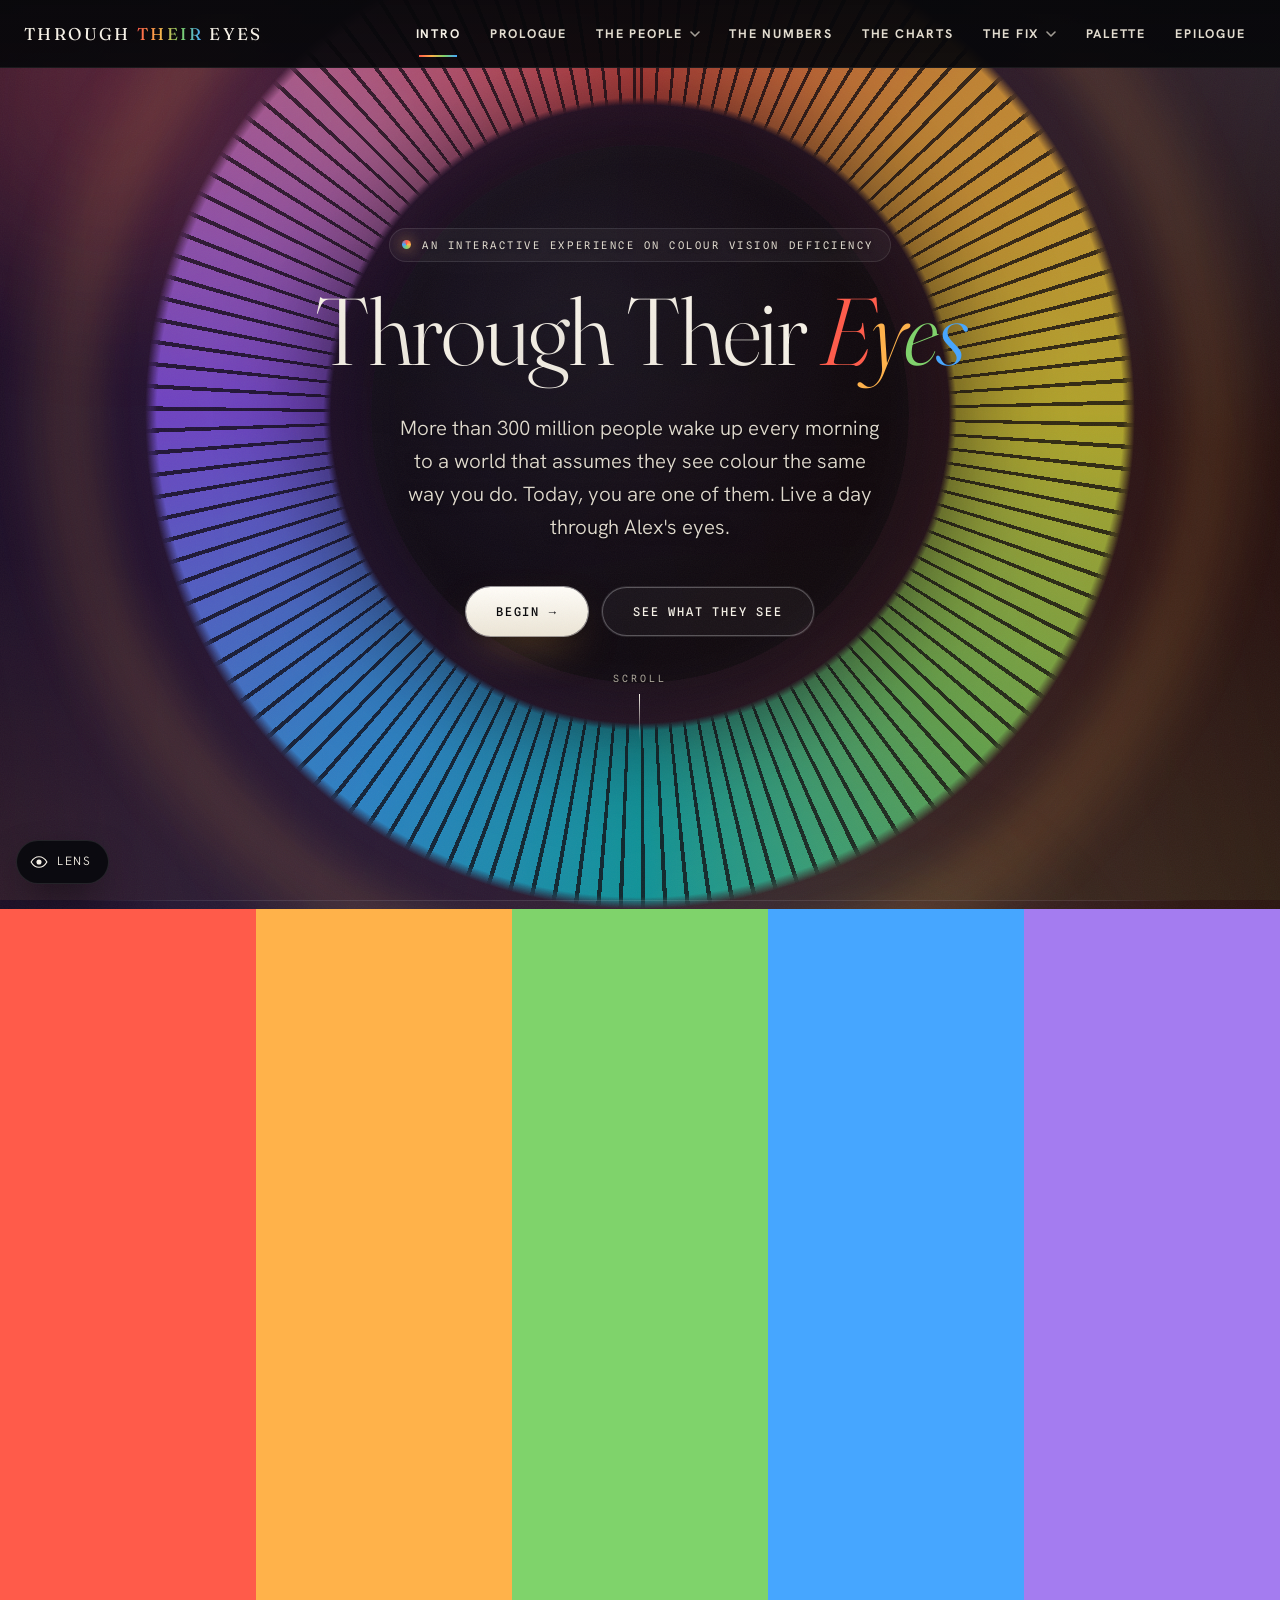
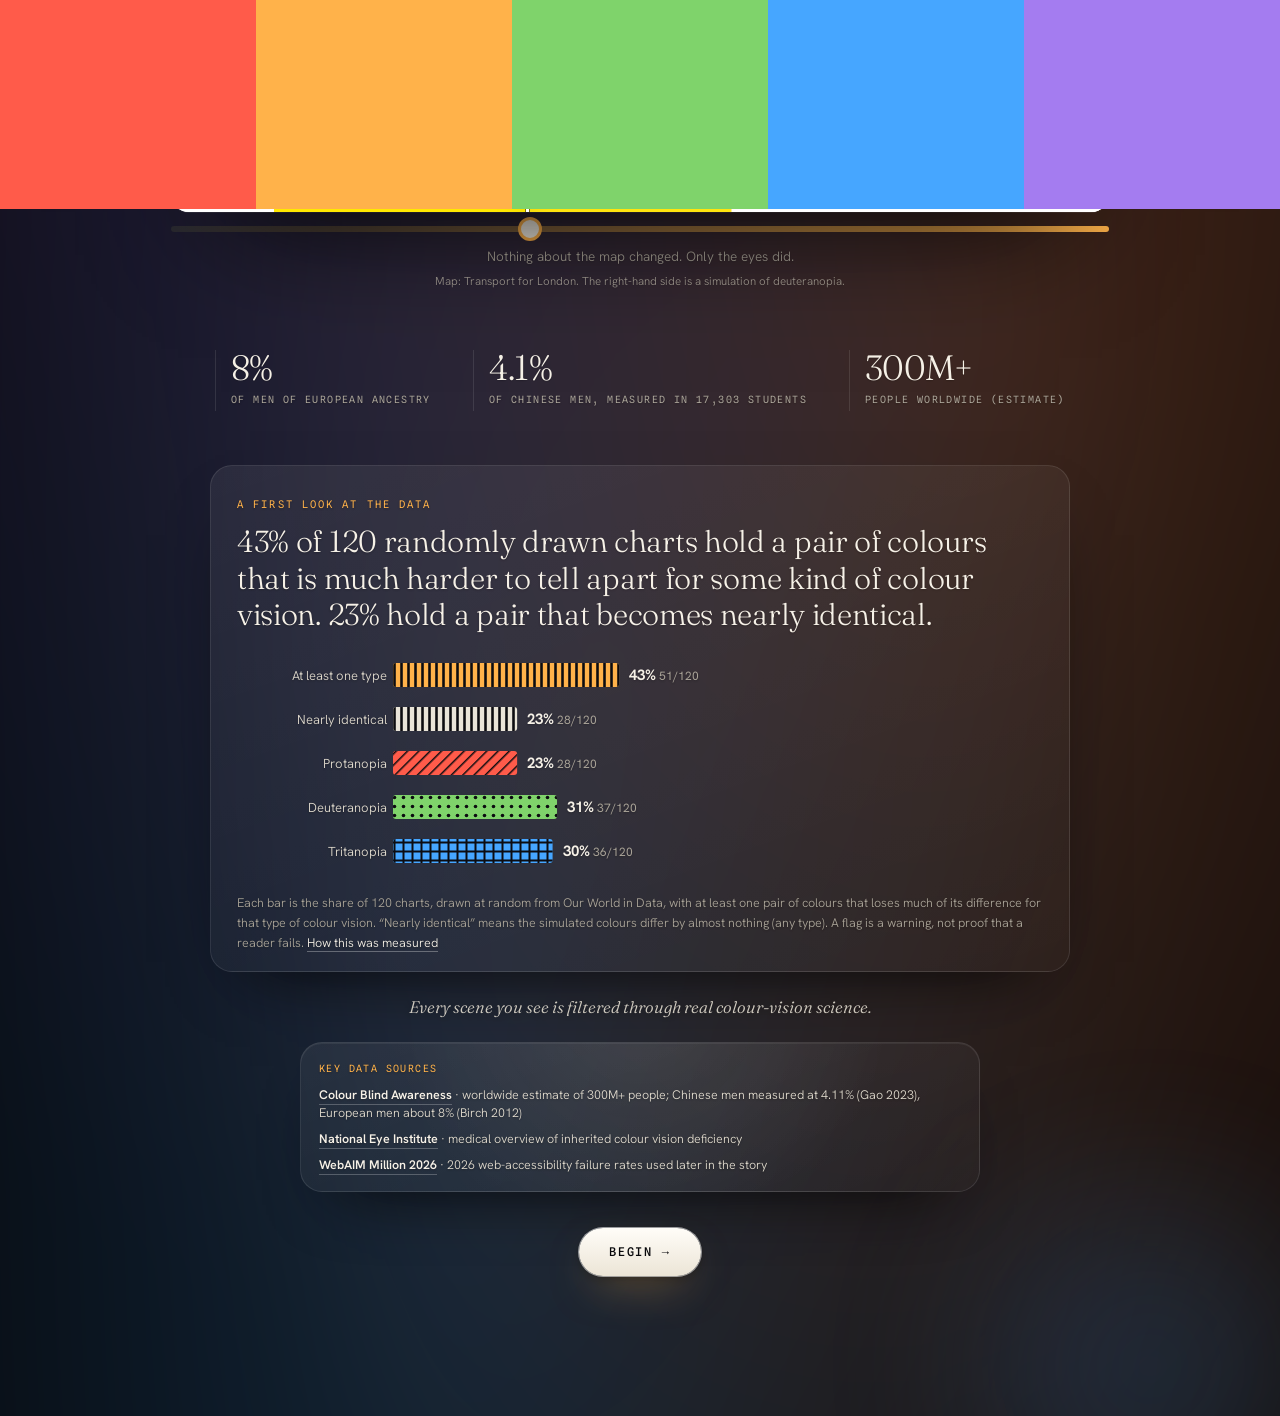
<file: index.html>
<!DOCTYPE html>
<html lang="en">
<head>
<meta charset="UTF-8" />
<meta name="viewport" content="width=device-width, initial-scale=1.0" />
<meta name="description" content="An interactive data story about colour vision deficiency: live a day through Alex's eyes, then see real charts, real numbers and a palette tool through four pairs of eyes." />
<meta name="theme-color" content="#08080b" />
<meta property="og:title" content="Through Their Eyes" />
<meta property="og:description" content="Live a day through colour-blind eyes, then look at real charts the way they do." />
<meta property="og:type" content="website" />
<link rel="icon" href="data:image/svg+xml,%3Csvg xmlns='http://www.w3.org/2000/svg' viewBox='0 0 64 64'%3E%3Crect width='64' height='64' rx='14' fill='%2308080b'/%3E%3Ccircle cx='20' cy='24' r='9' fill='%23ff5b4a'/%3E%3Ccircle cx='44' cy='24' r='9' fill='%23ffb24a'/%3E%3Ccircle cx='20' cy='44' r='9' fill='%237fd36b'/%3E%3Ccircle cx='44' cy='44' r='9' fill='%2346a6ff'/%3E%3C/svg%3E" />
<title>Through Their Eyes · A Day Through Colour-Blind Eyes</title>
<!-- Fonts are self-hosted (see @font-face in style.css). Google Fonts is unreachable
     from mainland China, where this study is run: the request would block text
     rendering until it times out. Latin faces ship in assets/fonts/ (~220 KB);
     CJK falls back to the system stack, which is preinstalled on every target OS. -->
<link rel="stylesheet" href="style.css?v=8">
<link rel="stylesheet" href="style2.css?v=8">
<link rel="stylesheet" href="style3.css?v=30">
</head>
<body data-vision="normal" data-arm="n">


<div id="lens" class="lens" role="group" aria-label="Page lens">
  <div class="lens-panel" id="lensPanel" hidden>
    <p class="lens-h">See this whole page as</p>
    <div class="lens-opts">
      <button type="button" data-lens="off" aria-pressed="true">As designed</button>
      <button type="button" data-lens="protan" aria-pressed="false">Protanopia</button>
      <button type="button" data-lens="deutan" aria-pressed="false">Deuteranopia</button>
      <button type="button" data-lens="tritan" aria-pressed="false">Tritanopia</button>
      <button type="button" data-lens="achro" aria-pressed="false">Achromatopsia</button>
    </div>
    <p class="lens-note">The lens filters every screen, chart and menu. Charts that already simulate an eye stay as they are inside it. Try it on the patterned charts: they should still read.</p>
  </div>
  <button type="button" class="lens-toggle" aria-expanded="false" aria-controls="lensPanel">
    <svg viewBox="0 0 24 24" width="18" height="18" aria-hidden="true" focusable="false"><path d="M1.5 12S5.5 5 12 5s10.5 7 10.5 7-4 7-10.5 7S1.5 12 1.5 12z" fill="none" stroke="currentColor" stroke-width="1.6" stroke-linejoin="round"/><circle cx="12" cy="12" r="3.4" fill="currentColor"/></svg>
    <span class="lens-lab">Lens</span><span class="lens-cur"></span>
  </button>
  <span class="lens-live" role="status" aria-live="polite"></span>
</div>
<div id="cursorDot" aria-hidden="true"></div><div id="cursorRing" aria-hidden="true"></div>
<canvas id="ambient" aria-hidden="true"></canvas>
<div id="loader" aria-hidden="true"><div class="lmark">Through Their Eyes</div><div class="lbar"><i></i></div><div class="lpct">0%</div></div>
<svg width="0" height="0" style="position:absolute" aria-hidden="true"><defs>
  <filter id="f-achro" color-interpolation-filters="linearRGB"><feColorMatrix type="matrix" values="0.2126 0.7152 0.0722 0 0 0.2126 0.7152 0.0722 0 0 0.2126 0.7152 0.0722 0 0 0 0 0 1 0"/></filter>
  <filter id="f-protan" color-interpolation-filters="linearRGB"><feColorMatrix type="matrix" values="0.1315 1.0343 -0.1627 0 0 0.1074 0.8501 0.0405 0 0 0.0034 -0.0038 1.0001 0 0 0 0 0 1 0"/></filter>
  <filter id="f-deutan" color-interpolation-filters="linearRGB"><feColorMatrix type="matrix" values="0.3405 0.8379 -0.1658 0 0 0.2604 0.6373 0.0976 0 0 -0.0164 0.026 0.99 0 0 0 0 0 1 0"/></filter>
  <filter id="f-tritan" color-interpolation-filters="linearRGB"><feColorMatrix type="matrix" values="0.961 0.1589 -0.0938 0 0 0.0102 0.8298 0.1274 0 0 -0.0154 0.9555 0.2031 0 0 0 0 0 1 0"/></filter>
  <pattern id="pat-hatch" width="8" height="8" patternUnits="userSpaceOnUse" patternTransform="rotate(45)"><line x1="0" y1="0" x2="0" y2="8" stroke="#0c0c10" stroke-width="3"/></pattern>
  <pattern id="pat-dots" width="9" height="9" patternUnits="userSpaceOnUse"><circle cx="4.5" cy="4.5" r="1.8" fill="#0c0c10"/></pattern>
  <pattern id="pat-cross" width="9" height="9" patternUnits="userSpaceOnUse"><path d="M0 4.5 H9 M4.5 0 V9" stroke="#0c0c10" stroke-width="2"/></pattern>
  <pattern id="pat-vert" width="7" height="7" patternUnits="userSpaceOnUse"><line x1="3.5" y1="0" x2="3.5" y2="7" stroke="#0c0c10" stroke-width="2.6"/></pattern>
  <symbol id="pv" viewBox="0 0 100 100"><rect width="100" height="100" fill="#16161c"/><circle cx="28" cy="34" r="15" fill="#e23b2e"/><circle cx="62" cy="34" r="15" fill="#6fae3e"/><circle cx="28" cy="70" r="15" fill="#46a6ff"/><circle cx="62" cy="70" r="15" fill="#f4b400"/></symbol>
  <symbol id="art-sunset" viewBox="0 0 700 400">
    <linearGradient id="ssky" x1="0" y1="0" x2="0" y2="1"><stop offset="0" stop-color="#2a2766"/><stop offset=".4" stop-color="#7b3aa0"/><stop offset=".66" stop-color="#e8557e"/><stop offset=".85" stop-color="#ff8a4c"/><stop offset="1" stop-color="#ffcf6b"/></linearGradient>
    <linearGradient id="ssea" x1="0" y1="0" x2="0" y2="1"><stop offset="0" stop-color="#b5407a"/><stop offset="1" stop-color="#1f1f4d"/></linearGradient>
    <rect width="700" height="280" fill="url(#ssky)"/>
    <g><circle cx="350" cy="235" r="64" fill="#fff0c4"/><animateTransform attributeName="transform" type="translate" from="0 -26" to="0 16" dur="26s" fill="freeze"/></g>
    <rect y="280" width="700" height="120" fill="url(#ssea)"/>
    <ellipse cx="350" cy="288" rx="110" ry="14" fill="#ffd86b" opacity=".5"/>
    <g stroke="#1a1430" stroke-width="3" fill="none" opacity=".85">
      <path d="M120 96 q12 -12 24 0 q12 -12 24 0"><animateTransform attributeName="transform" type="translate" values="0 0; 24 -8; 48 -14" dur="22s" fill="freeze"/></path>
      <path d="M560 70 q10 -10 20 0 q10 -10 20 0"><animateTransform attributeName="transform" type="translate" values="0 0; -20 -6; -40 -12" dur="26s" fill="freeze"/></path>
    </g>
    <rect x="0" y="380" width="700" height="20" fill="#0d0d14"/>
    <g fill="#0d0d14"><rect x="40" y="330" width="60" height="56"/><rect x="620" y="316" width="50" height="70"/><rect x="560" y="344" width="40" height="42"/></g>
  </symbol>
  <symbol id="m-shirt" viewBox="0 0 100 100"><rect width="100" height="100" fill="#1a1620"/><path d="M30 28 l14 -8 q6 6 12 0 l14 8 8 14 -10 6 0 32 -36 0 0 -32 -10 -6z" fill="#b45aa0"/></symbol>
  <symbol id="m-tomato" viewBox="0 0 100 100"><rect width="100" height="100" fill="#211c18"/><circle cx="50" cy="56" r="28" fill="#e23b2e"/><path d="M50 28 q6 -8 12 0" stroke="#4a7a2a" stroke-width="5" fill="none"/></symbol>
  <symbol id="m-light" viewBox="0 0 100 100"><rect width="100" height="100" fill="#23262e"/><rect x="36" y="14" width="28" height="72" rx="9" fill="#14151a"/><circle cx="50" cy="30" r="9" fill="#3a1410"/><circle cx="50" cy="50" r="9" fill="#3a3410"/><circle cx="50" cy="70" r="9" fill="#3fae57"/></symbol>
  <symbol id="m-form" viewBox="0 0 100 100"><rect width="100" height="100" fill="#15151d"/><rect x="18" y="24" width="64" height="14" rx="4" fill="#101018" stroke="#2c8a3e" stroke-width="3"/><rect x="18" y="44" width="64" height="14" rx="4" fill="#101018" stroke="#c0392b" stroke-width="3"/><rect x="18" y="64" width="64" height="14" rx="4" fill="#101018" stroke="#2c8a3e" stroke-width="3"/></symbol>
  <symbol id="m-chart" viewBox="0 0 100 100"><rect width="100" height="100" fill="#14141b"/><rect x="16" y="40" width="13" height="44" fill="#e23b2e"/><rect x="34" y="52" width="13" height="32" fill="#f4b400"/><rect x="52" y="32" width="13" height="52" fill="#6fae3e"/><rect x="70" y="58" width="13" height="26" fill="#3a86ff"/></symbol>
  <symbol id="m-case" viewBox="0 0 100 100"><rect width="100" height="100" fill="#1d1822"/><rect x="30" y="18" width="40" height="64" rx="9" fill="#b23227"/><circle cx="50" cy="34" r="5" fill="#1d1822"/></symbol>
  <symbol id="m-map" viewBox="0 0 100 100"><rect width="100" height="100" fill="#101015"/><polyline points="12,26 54,26 82,56" fill="none" stroke="#e23b2e" stroke-width="8"/><polyline points="16,84 60,84 88,52" fill="none" stroke="#6fae3e" stroke-width="8"/></symbol>
  <symbol id="m-sun" viewBox="0 0 100 100"><rect width="100" height="62" fill="#7b3aa0"/><rect y="62" width="100" height="38" fill="#1f1f4d"/><circle cx="50" cy="58" r="14" fill="#fff0c4"/><ellipse cx="50" cy="65" rx="26" ry="4" fill="#ffd86b" opacity=".4"/></symbol>
</defs></svg>

<div id="prog"></div>
<header id="hud">
  <div class="left"><span class="chapter" id="hudChapter"></span><span class="clock" id="hudClock">07:02</span><span id="sunarc" aria-hidden="true"><svg viewBox="0 0 56 28"><path class="arctrack" d="M3,25 Q28,1 53,25"/><path class="arcfill" d="M3,25 Q28,1 53,25" id="arcFillPath"/><circle class="sundot" id="sunDot" r="3"/></svg></span></div>
  <div class="right"><span class="fr"><span data-i="hud.friction"></span> <b id="hudFr">0</b></span><span class="badge"><span class="dot"></span><span id="hudVision"></span></span></div>
</header>

<header id="topnav">
  <button class="tn-brand" data-go="hero" aria-label="Through Their Eyes, home"><b>THROUGH <i>THEIR</i> EYES</b><small>A day in colour</small></button>
  <button class="tn-burger" aria-label="Menu" aria-expanded="false"><i></i><i></i><i></i></button>
  <nav class="tn-items" aria-label="Chapters">
    <div class="tn-item" data-group="intro"><button class="tn-top" data-go="hero"><b>Intro</b><small>Start here</small></button></div>
    <div class="tn-item" data-group="prologue"><button class="tn-top" data-go="choose"><b>Prologue</b><small>A day, in colour</small></button></div>
    <div class="tn-item has-menu" data-group="people">
      <button class="tn-top" aria-haspopup="true" aria-expanded="false"><b>The People<svg class="chev" viewBox="0 0 10 6" width="10" height="6" aria-hidden="true" focusable="false"><path d="M1 1l4 4 4-4" fill="none" stroke="currentColor" stroke-width="1.6" stroke-linecap="round" stroke-linejoin="round"/></svg></b><small>In their words</small></button>
      <div class="tn-menu"><button data-go="voices">Real voices<small>Small things, again and again</small></button><button data-go="twist">What the videos skip<small>The cure that is not</small></button></div>
    </div>
    <div class="tn-item" data-group="numbers"><button class="tn-top" data-go="evidence"><b>The Numbers</b><small>Who is affected</small></button></div>
    <div class="tn-item" data-group="charts"><button class="tn-top" data-go="charts"><b>The Charts</b><small>Four pairs of eyes</small></button></div>
    <div class="tn-item has-menu" data-group="fix">
      <button class="tn-top" aria-haspopup="true" aria-expanded="false"><b>The Fix<svg class="chev" viewBox="0 0 10 6" width="10" height="6" aria-hidden="true" focusable="false"><path d="M1 1l4 4 4-4" fill="none" stroke="currentColor" stroke-width="1.6" stroke-linecap="round" stroke-linejoin="round"/></svg></b><small>Design that works</small></button>
      <div class="tn-menu"><button data-go="lab">Accessibility lab<small>Same eyes, better design</small></button><button data-go="wins">Real-world fixes<small>Before and after</small></button></div>
    </div>
    <div class="tn-item" data-group="palette"><button class="tn-top" data-go="palette"><b>Palette</b><small>Build and check</small></button></div>
    <div class="tn-item" data-group="epilogue"><button class="tn-top" data-go="done"><b>Epilogue</b><small>What you can do</small></button></div>
  </nav>
</header>

<main>
  <section class="screen active" id="hero" data-hud="0" style="position:relative">
    <div class="orbs"><i></i><i></i><i></i></div>
    <div class="iris" aria-hidden="true"><div class="halo"></div><div class="ring"></div><div class="fibres"></div><div class="pupil"></div></div>
    <div id="heroGlow"></div>
    <div class="hero-a">
      <div class="kicker" data-i="hero.eyebrow"><span class="secnum">01</span></div>
      <h1 id="heroTitle" data-i-html="hero.title"></h1>
      <p class="sub" data-i="hero.sub"></p>
      <div class="hero-cta"><button class="btn" data-go="choose" data-i="hero.cta"></button><button class="btn ghost" id="heroScroll" type="button">See what they see</button></div>
      <div class="scroll-cue"><span>Scroll</span><i></i></div>
    </div>
    <div class="marquee" aria-hidden="true"><div class="mq-track"><span><b>8%</b> of men of European ancestry</span><i></i><span><b>4.11%</b> of male Chinese undergraduates</span><i></i><span><b>300M+</b> people worldwide</span><i></i><span><b>120</b> charts drawn at random</span><i></i><span><b>43%</b> held a pair of colours that collapse</span><i></i><span><b>1</b> day, eight small decisions</span><i></i><span><b>8%</b> of men of European ancestry</span><i></i><span><b>4.11%</b> of male Chinese undergraduates</span><i></i><span><b>300M+</b> people worldwide</span><i></i><span><b>120</b> charts drawn at random</span><i></i><span><b>43%</b> held a pair of colours that collapse</span><i></i><span><b>1</b> day, eight small decisions</span><i></i></div></div>
    <div class="hero-b">
      <h2>Same picture. Two pairs of eyes.</h2>
      <p class="lede">Drag the handle. On the left, a transit map as most people see it. On the right, the same map as someone with deuteranopia sees it. Try to follow each line from end to end.</p>
      <div class="wipe" id="wipe">
        <div class="base"><img src="assets/tube_map.png" alt="A transit map with red, green and blue lines" draggable="false"></div>
        <div class="sim"><img src="assets/tube_map.png" alt="" draggable="false"></div>
        <span class="wipe-line"></span><span class="wipe-knob"></span>
        <span class="wipe-tag l">Typical vision</span><span class="wipe-tag r">Deuteranopia</span>
      </div>
      <input class="wipe-range" id="wipeRange" type="range" min="0" max="100" value="100" aria-label="Compare typical vision with deuteranopia">
      <p class="wipe-cap">Nothing about the map changed. Only the eyes did. <span class="wipe-credit">Map: Transport for London. The right-hand side is a simulation of deuteranopia.</span></p>
      <div class="stat-strip"><div><b>8%</b><span data-i="hero.s1"></span></div><div><b>4.1%</b><span data-i="hero.s2"></span></div><div><b>300M+</b><span data-i="hero.s3"></span></div></div>
      <div class="hero-data" id="heroData">
        <span class="hd-k">A first look at the data</span>
        <h3 id="hdHead"></h3>
        <svg id="heroDataChart" viewBox="0 0 640 200" role="img" aria-labelledby="heroDataChartT heroDataChartD"></svg>
        <p class="hd-note">Each bar is the share of 120 charts, drawn at random from Our World in Data, with at least one pair of colours that loses much of its difference for that type of colour vision. “Nearly identical” means the simulated colours differ by almost nothing (any type). A flag is a warning, not proof that a reader fails. <a href="method.html" target="_blank" rel="noopener">How this was measured</a></p>
      </div>
      <p class="hero-note" data-i="hero.note"></p>
      <div class="source-panel hero-sources">
        <div class="source-label" data-i="sources.key"></div>
        <ul>
          <li><a href="https://www.colourblindawareness.org/colour-blindness/" target="_blank" rel="noopener">Colour Blind Awareness</a><span data-i="sources.prevalence"></span></li>
          <li><a href="https://www.nei.nih.gov/eye-health-information/eye-conditions-and-diseases/color-blindness" target="_blank" rel="noopener">National Eye Institute</a><span data-i="sources.nei"></span></li>
          <li><a href="https://webaim.org/projects/million/" target="_blank" rel="noopener">WebAIM Million 2026</a><span data-i="sources.webaim"></span></li>
        </ul>
      </div>
      <button class="btn" data-go="choose" data-i="hero.cta"></button>
    </div>
  </section>

  <section class="screen" id="choose" data-hud="0">
    <div class="wrap">
      <div class="kicker" data-i="choose.kicker"><span class="secnum">02</span></div>
      <h2 class="title" style="margin-top:14px" data-i="choose.title"></h2>
      <p class="lede" data-i="choose.lede"></p>
      <p class="choose-note" data-i="choose.note"></p>
      <div class="grid-types">
        <button class="vcard" data-type="deutan"><div class="pv"><svg><use href="#pv"/></svg></div><h3 data-i="t.deutan.name"></h3><div class="lat" data-i="t.deutan.lat"></div><p data-i="t.deutan.desc"></p></button>
        <button class="vcard" data-type="protan"><div class="pv"><svg><use href="#pv"/></svg></div><h3 data-i="t.protan.name"></h3><div class="lat" data-i="t.protan.lat"></div><p data-i="t.protan.desc"></p></button>
        <button class="vcard" data-type="tritan"><div class="pv"><svg><use href="#pv"/></svg></div><h3 data-i="t.tritan.name"></h3><div class="lat" data-i="t.tritan.lat"></div><p data-i="t.tritan.desc"></p></button>
        <button class="vcard" data-type="achro"><div class="pv"><svg><use href="#pv"/></svg></div><h3 data-i="t.achro.name"></h3><div class="lat" data-i="t.achro.lat"></div><p data-i="t.achro.desc"></p></button>
      </div>
      <button class="surprise" id="surpriseBtn" data-i="choose.surprise"></button>
    </div>
  </section>

  <section class="screen" id="brief" data-hud="0">
    <div class="wrap"><div class="kicker" style="margin-bottom:26px" data-i="brief.kicker"><span class="secnum">03</span></div><p class="narr tw" data-i-tw="brief.narr"></p><button class="btn" data-go="w" data-i="brief.cta"></button></div>
  </section>

  <section class="screen scene" id="w" data-hud="1" data-chapter="chap.morning" data-clock="07:15">
    <div class="stage">
      <div class="world simfx">
        <svg viewBox="0 0 700 500" preserveAspectRatio="xMidYMid slice"><rect width="700" height="500" fill="#1a1620"/><polygon points="350,0 180,500 520,500" fill="#3a3346" opacity=".22"/><rect x="60" y="40" width="580" height="380" rx="14" fill="#211b29" stroke="#2e2738" stroke-width="3"/><line x1="100" y1="110" x2="600" y2="110" stroke="#3a3346" stroke-width="6"/><g fill="#544a64"><g transform="rotate(0 216 110)"><circle cx="216" cy="110" r="8"/><animateTransform attributeName="transform" type="rotate" values="-3 216 110;3 216 110;-3 216 110" dur="4.2s" repeatCount="indefinite"/></g><g transform="rotate(0 350 110)"><circle cx="350" cy="110" r="8"/><animateTransform attributeName="transform" type="rotate" values="2 350 110;-2 350 110;2 350 110" dur="3.6s" repeatCount="indefinite"/></g><g transform="rotate(0 484 110)"><circle cx="484" cy="110" r="8"/><animateTransform attributeName="transform" type="rotate" values="-3 484 110;3 484 110;-3 484 110" dur="4.8s" repeatCount="indefinite"/></g></g></svg>
        <div class="choices" style="align-items:center;padding-bottom:0">
          <button class="choice" data-k="navy"><svg viewBox="0 0 120 130"><path d="M34 26 l18 -10 q8 8 16 0 l18 10 10 18 -12 8 0 52 -48 0 0 -52 -12 -8z" fill="#2e3f6e"/></svg></button>
          <button class="choice" data-k="pink"><svg viewBox="0 0 120 130"><path d="M34 26 l18 -10 q8 8 16 0 l18 10 10 18 -12 8 0 52 -48 0 0 -52 -12 -8z" fill="#b45aa0"/></svg></button>
          <button class="choice" data-k="grey"><svg viewBox="0 0 120 130"><path d="M34 26 l18 -10 q8 8 16 0 l18 10 10 18 -12 8 0 52 -48 0 0 -52 -12 -8z" fill="#8d8f98"/></svg></button>
        </div>
      </div>
      <div class="panel">
        <div class="kicker" data-i="w.kicker"></div><h2 data-i="w.h"></h2><p class="q" data-i="w.q"></p>
        <div class="feedback hidden" id="fb-w"></div>
        <div class="datacard hidden" id="dc-w"><div class="stat" data-i="w.dc.stat"></div><div class="lab" data-i="w.dc.lab"></div><div class="src" data-i="w.dc.src"></div></div>
        <button class="btn next hidden" data-go="b" data-i="w.next"></button>
      </div>
    </div>
  </section>

  <section class="screen scene" id="b" data-hud="1" data-chapter="chap.morning" data-clock="07:40">
    <div class="stage">
      <div class="world simfx">
        <svg viewBox="0 0 700 500" preserveAspectRatio="xMidYMid slice"><rect width="700" height="500" fill="#211c18"/><rect x="430" y="60" width="190" height="150" rx="8" fill="#2c3a52"/><rect x="430" y="60" width="190" height="150" rx="8" fill="none" stroke="#3a322a" stroke-width="8"/><circle cx="525" cy="118" r="34" fill="#f4e6b8" opacity=".85"/><rect y="330" width="700" height="170" fill="#2c2620"/><rect x="50" y="300" width="600" height="40" rx="9" fill="#3a322a"/><rect x="98" y="236" width="64" height="64" rx="8" fill="#cdbfa6"/><rect x="106" y="228" width="48" height="14" rx="6" fill="#b5a78e"/><path d="M118 212 q-6 -16 4 -26" stroke="#cfcabd" stroke-width="4" fill="none" opacity=".6"><animate attributeName="opacity" values=".6;.15;.6" dur="2.6s" repeatCount="indefinite"/><animateTransform attributeName="transform" type="translate" values="0 0; 0 -8; 0 0" dur="2.6s" repeatCount="indefinite"/></path><path d="M136 214 q6 -16 -2 -28" stroke="#cfcabd" stroke-width="4" fill="none" opacity=".45"><animate attributeName="opacity" values=".45;.1;.45" dur="3.1s" repeatCount="indefinite"/><animateTransform attributeName="transform" type="translate" values="0 0; 0 -10; 0 0" dur="3.1s" repeatCount="indefinite"/></path><rect x="250" y="270" width="240" height="34" rx="8" fill="#7a6a52"/><rect x="552" y="262" width="46" height="40" rx="6" fill="#cdbfa6"/><path d="M598 270 q16 0 16 16 q0 16 -16 16" stroke="#cdbfa6" stroke-width="6" fill="none"/><path d="M566 256 q-8 -18 4 -30" stroke="#e9e2d4" stroke-width="4" fill="none" opacity=".55"><animate attributeName="opacity" values=".55;.1;.55" dur="2.4s" repeatCount="indefinite"/><animateTransform attributeName="transform" type="translate" values="0 0; 0 -9; 0 0" dur="2.4s" repeatCount="indefinite"/></path><path d="M580 258 q8 -18 -3 -32" stroke="#e9e2d4" stroke-width="4" fill="none" opacity=".4"><animate attributeName="opacity" values=".4;.08;.4" dur="2.9s" repeatCount="indefinite"/><animateTransform attributeName="transform" type="translate" values="0 0; 0 -10; 0 0" dur="2.9s" repeatCount="indefinite"/></path></svg>
        <div class="choices" style="padding-bottom:9%">
          <button class="choice" data-correct="1"><svg viewBox="0 0 120 120"><circle cx="60" cy="66" r="40" fill="#e23b2e"/><path d="M60 28 q7 -9 14 0" stroke="#4a7a2a" stroke-width="6" fill="none"/><ellipse cx="47" cy="54" rx="11" ry="15" fill="#ff6f5e" opacity=".5"/></svg></button>
          <button class="choice" data-correct="0"><svg viewBox="0 0 120 120"><circle cx="60" cy="66" r="40" fill="#6fae3e"/><path d="M60 28 q7 -9 14 0" stroke="#4a7a2a" stroke-width="6" fill="none"/><ellipse cx="47" cy="54" rx="11" ry="15" fill="#9bd13b" opacity=".5"/></svg></button>
        </div>
      </div>
      <div class="panel"><div class="kicker" data-i="b.kicker"></div><h2 data-i="b.h"></h2><p class="q" data-i="b.q"></p>
        <div class="feedback hidden" id="fb-b"></div>
        <div class="datacard hidden" id="dc-b"><div class="stat" data-i="b.dc.stat"></div><div class="lab" data-i="b.dc.lab"></div><div class="src" data-i="b.dc.src"></div></div>
        <button class="btn next hidden" data-go="c" data-i="b.next"></button>
      </div>
    </div>
  </section>
  <section class="screen scene" id="c" data-hud="1" data-chapter="chap.commute" data-clock="08:25">
    <div class="stage">
      <div class="world simfx">
        <svg viewBox="0 0 700 500" preserveAspectRatio="xMidYMid slice">
          <linearGradient id="csky" x1="0" y1="0" x2="0" y2="1"><stop offset="0" stop-color="#26314f"/><stop offset="1" stop-color="#55617e"/></linearGradient>
          <rect width="700" height="500" fill="url(#csky)"/>
          <g fill="#aab4c8" opacity=".5"><ellipse cx="140" cy="80" rx="58" ry="18"><animateTransform attributeName="transform" type="translate" values="0 0; 90 0; 0 0" dur="34s" repeatCount="indefinite"/></ellipse><ellipse cx="480" cy="50" rx="74" ry="20"><animateTransform attributeName="transform" type="translate" values="0 0; -120 0; 0 0" dur="42s" repeatCount="indefinite"/></ellipse></g>
          <g fill="#3a3d44"><rect x="30" y="150" width="130" height="180"/><rect x="540" y="110" width="130" height="220"/><rect x="200" y="180" width="90" height="150"/></g>
          <g fill="#55617e" opacity=".7"><rect x="46" y="170" width="22" height="22"/><rect x="84" y="170" width="22" height="22"/><rect x="46" y="208" width="22" height="22"/><rect x="560" y="140" width="22" height="22"/><rect x="598" y="140" width="22" height="22"/></g>
          <rect y="330" width="700" height="170" fill="#2a2c31"/>
          <g stroke="#cfcabd" stroke-width="6" stroke-dasharray="26 22" opacity=".5"><line x1="0" y1="415" x2="700" y2="415"/></g>
          <g><rect x="-160" y="356" width="120" height="44" rx="12" fill="#5b6470"/><rect x="-138" y="338" width="70" height="26" rx="9" fill="#6e7884"/><circle cx="-132" cy="402" r="13" fill="#15161a"/><circle cx="-68" cy="402" r="13" fill="#15161a"/><animateTransform attributeName="transform" type="translate" from="0 0" to="900 0" dur="7s" repeatCount="indefinite"/></g>
          <rect x="306" y="96" width="92" height="232" rx="16" fill="#15161a"/><rect x="342" y="328" width="20" height="90" fill="#15161a"/>
          <circle cx="352" cy="138" r="27" fill="#3a1410"/><circle cx="352" cy="212" r="27" fill="#3a3410"/><circle cx="352" cy="286" r="27" fill="#3fae57"><animate attributeName="opacity" values="1;.55;1" dur="1.6s" repeatCount="indefinite"/></circle>
          <g font-family="monospace" font-size="42" fill="#f3efe6" text-anchor="middle" opacity="0">
            <text x="352" y="80">5<animate attributeName="opacity" values="0;1;1;0" keyTimes="0;.1;.75;1" dur=".42s" begin="0s" fill="freeze"/></text>
            <text x="352" y="80" opacity="0">4<animate attributeName="opacity" values="0;1;1;0" keyTimes="0;.1;.75;1" dur=".42s" begin=".42s" fill="freeze"/></text>
            <text x="352" y="80" opacity="0">3<animate attributeName="opacity" values="0;1;1;0" keyTimes="0;.1;.75;1" dur=".42s" begin=".84s" fill="freeze"/></text>
            <text x="352" y="80" opacity="0">2<animate attributeName="opacity" values="0;1;1;0" keyTimes="0;.1;.75;1" dur=".42s" begin="1.26s" fill="freeze"/></text>
            <text x="352" y="80" opacity="0">1<animate attributeName="opacity" values="0;1;1;0" keyTimes="0;.1;.75;1" dur=".42s" begin="1.68s" fill="freeze"/></text>
          </g>
        </svg>
        <div class="choices" style="align-items:flex-end;padding-bottom:5%">
          <button class="choice" style="max-width:38%" data-correct="1"><svg viewBox="0 0 200 64"><rect width="200" height="64" rx="12" fill="#1c8a3a"/><text x="100" y="42" text-anchor="middle" font-family="monospace" font-size="22" fill="#fff" data-i-svg="c.walk">WALK</text></svg></button>
          <button class="choice" style="max-width:38%" data-correct="0"><svg viewBox="0 0 200 64"><rect width="200" height="64" rx="12" fill="#b23227"/><text x="100" y="42" text-anchor="middle" font-family="monospace" font-size="22" fill="#fff" data-i-svg="c.wait">WAIT</text></svg></button>
        </div>
      </div>
      <div class="panel"><div class="kicker" data-i="c.kicker"></div><h2 data-i="c.h"></h2><p class="q" data-i="c.q"></p>
        <div class="feedback hidden" id="fb-c"></div>
        <div class="datacard hidden" id="dc-c"><div class="stat" data-i="c.dc.stat"></div><div class="lab" data-i="c.dc.lab"></div><div class="src" data-i="c.dc.src"></div></div>
        <button class="btn next hidden" data-go="f" data-i="c.next"></button>
      </div>
    </div>
  </section>

  <section class="screen scene" id="f" data-hud="1" data-chapter="chap.work" data-clock="09:12">
    <div class="stage">
      <div class="world simfx">
        <svg viewBox="0 0 700 500" preserveAspectRatio="xMidYMid slice"><rect width="700" height="500" fill="#14141b"/></svg>
        <div class="formworld"><div class="appwin"><div class="bar"><i></i><i></i><i></i></div><div class="inner">
          <h4 data-i="f.app"></h4>
          <button class="field err" data-k="date"><small data-i="f.date"></small>31 / 02 / 2026</button>
          <button class="field" data-k="amount"><small data-i="f.amount"></small>1,240.00</button>
          <button class="field" data-k="cat"><small data-i="f.cat"></small><span data-i="f.cat.v"></span></button>
          <button class="field" data-k="note"><small data-i="f.note"></small><span data-i="f.note.v"></span></button>
        </div></div></div>
      </div>
      <div class="panel"><div class="kicker" data-i="f.kicker"></div><h2 data-i="f.h"></h2><p class="q" data-i="f.q"></p>
        <div class="feedback hidden" id="fb-f"></div>
        <div class="dlg hidden" id="dlg-f"><div class="who" data-i="f.who"></div><span id="dlg-f-text"></span>
          <div class="replies" id="rep-f"><button data-r="laugh" data-i="f.r.laugh"></button><button data-r="truth" data-i="f.r.truth"></button></div>
        </div>
        <div class="datacard hidden" id="dc-f"><div class="stat" data-i="f.dc.stat"></div><div class="lab" data-i="f.dc.lab"></div><div class="src" data-i="f.dc.src"></div></div>
        <button class="btn next hidden" data-go="e" data-i="f.next"></button>
      </div>
    </div>
  </section>

  <section class="screen scene" id="e" data-hud="1" data-chapter="chap.work" data-clock="09:48">
    <div class="stage">
      <div class="world simfx">
        <svg viewBox="0 0 700 500" preserveAspectRatio="xMidYMid slice">
          <rect width="700" height="500" fill="#15151b"/>
          <rect x="40" y="40" width="240" height="420" fill="#1c1c24"/>
          <rect x="290" y="0" width="14" height="500" fill="#0c0c10"/>
          <g><rect x="60" y="120" width="190" height="20" rx="4" fill="#26262f"><animateTransform attributeName="transform" type="translate" values="0 0; -210 0" dur="2.6s" begin="0s" fill="freeze"/></rect>
            <rect x="60" y="160" width="190" height="20" rx="4" fill="#26262f"><animateTransform attributeName="transform" type="translate" values="0 0; -210 0" dur="2.6s" begin=".12s" fill="freeze"/></rect>
            <rect x="60" y="200" width="190" height="20" rx="4" fill="#26262f"><animateTransform attributeName="transform" type="translate" values="0 0; -210 0" dur="2.6s" begin=".24s" fill="freeze"/></rect></g>
          <g><rect x="-260" y="0" width="260" height="500" fill="#0d0d11"><animateTransform attributeName="transform" type="translate" values="0 0; 260 0" dur="1.1s" begin="2.4s" fill="freeze"/></rect>
            <rect x="500" y="0" width="260" height="500" fill="#0d0d11"><animateTransform attributeName="transform" type="translate" values="0 0; -260 0" dur="1.1s" begin="2.4s" fill="freeze"/></rect></g>
        </svg>
        <div class="liftbtn-wrap choices" style="align-items:center;padding-bottom:0">
          <button class="choice" data-correct="0"><svg viewBox="0 0 90 130"><rect width="90" height="130" rx="14" fill="#1c1c24" stroke="#2c2c38" stroke-width="3"/><circle cx="45" cy="65" r="26" fill="none" stroke="#c77e6d" stroke-width="6"/><text x="45" y="73" text-anchor="middle" font-family="monospace" font-size="26" fill="#cfcabd">8</text></svg></button>
          <button class="choice" data-correct="1"><svg viewBox="0 0 90 130"><rect width="90" height="130" rx="14" fill="#1c1c24" stroke="#2c2c38" stroke-width="3"/><circle cx="45" cy="65" r="26" fill="none" stroke="#749468" stroke-width="6"/><text x="45" y="73" text-anchor="middle" font-family="monospace" font-size="26" fill="#cfcabd">12</text></svg></button>
          <button class="choice" data-correct="0"><svg viewBox="0 0 90 130"><rect width="90" height="130" rx="14" fill="#1c1c24" stroke="#2c2c38" stroke-width="3"/><circle cx="45" cy="65" r="26" fill="none" stroke="#c77e6d" stroke-width="6"/><text x="45" y="73" text-anchor="middle" font-family="monospace" font-size="26" fill="#cfcabd">15</text></svg></button>
        </div>
      </div>
      <div class="panel"><div class="kicker" data-i="e.kicker"></div><h2 data-i="e.h"></h2><p class="q" data-i="e.q"></p>
        <div class="feedback hidden" id="fb-e"></div>
        <div class="datacard hidden" id="dc-e"><div class="stat" data-i="e.dc.stat"></div><div class="lab" data-i="e.dc.lab"></div></div>
        <button class="btn next hidden" data-go="m" data-i="e.next"></button>
      </div>
    </div>
  </section>

  <section class="screen scene" id="m" data-hud="1" data-chapter="chap.work" data-clock="10:00">
    <div class="stage">
      <div class="world simfx">
        <svg viewBox="0 0 700 500" preserveAspectRatio="xMidYMid slice">
          <rect width="700" height="500" fill="#14141b"/><rect x="110" y="50" width="480" height="310" rx="10" fill="#1c1c26" stroke="#2a2a36" stroke-width="3"/>
          <text x="350" y="96" text-anchor="middle" font-family="monospace" font-size="20" fill="#cfcabd" data-i-svg="m.slide">Q2</text>
          <g>
            <rect x="170" y="150" width="52" height="170" fill="#e23b2e"><animate attributeName="height" from="0" to="170" dur=".9s" fill="freeze"/><animate attributeName="y" from="320" to="150" dur=".9s" fill="freeze"/></rect>
            <rect x="244" y="196" width="52" height="124" fill="#f4b400"><animate attributeName="height" from="0" to="124" dur=".9s" begin=".15s" fill="freeze"/><animate attributeName="y" from="320" to="196" dur=".9s" begin=".15s" fill="freeze"/></rect>
            <rect x="318" y="132" width="52" height="188" fill="#6fae3e"><animate attributeName="height" from="0" to="188" dur=".9s" begin=".3s" fill="freeze"/><animate attributeName="y" from="320" to="132" dur=".9s" begin=".3s" fill="freeze"/></rect>
            <rect x="392" y="216" width="52" height="104" fill="#3a86ff"><animate attributeName="height" from="0" to="104" dur=".9s" begin=".45s" fill="freeze"/><animate attributeName="y" from="320" to="216" dur=".9s" begin=".45s" fill="freeze"/></rect>
            <rect x="466" y="178" width="52" height="142" fill="#b06fd1"><animate attributeName="height" from="0" to="142" dur=".9s" begin=".6s" fill="freeze"/><animate attributeName="y" from="320" to="178" dur=".9s" begin=".6s" fill="freeze"/></rect>
          </g>
          <line x1="150" y1="320" x2="550" y2="320" stroke="#555" stroke-width="2"/><rect x="300" y="360" width="100" height="56" fill="#22222c"/><rect x="250" y="414" width="200" height="12" rx="6" fill="#22222c"/>
          <g fill="#1b1b22" opacity=".85"><path d="M70 480 q30 -34 60 0z"/><path d="M150 484 q26 -30 52 0z"/><path d="M520 482 q28 -32 56 0z"/><path d="M600 480 q30 -34 60 0z"/></g>
          <circle cx="170" cy="150" r="5" fill="#ff5b4a" opacity="0"><animate attributeName="opacity" values="0;0;1;1;0" keyTimes="0;.78;.84;.96;1" dur="2.1s" begin="1s" fill="freeze"/><animateMotion path="M0,0 L60,8 L130,-2 L195,20" dur="2.1s" begin="1s" fill="freeze"/></circle>
        </svg>
        <div class="choices" style="padding-bottom:4%">
          <button class="choice" style="max-width:17%" data-correct="0" data-name="red"><svg viewBox="0 0 60 60"><rect width="60" height="60" rx="8" fill="#e23b2e"/></svg></button>
          <button class="choice" style="max-width:17%" data-correct="0" data-name="orange"><svg viewBox="0 0 60 60"><rect width="60" height="60" rx="8" fill="#f4b400"/></svg></button>
          <button class="choice" style="max-width:17%" data-correct="1" data-name="green"><svg viewBox="0 0 60 60"><rect width="60" height="60" rx="8" fill="#6fae3e"/></svg></button>
          <button class="choice" style="max-width:17%" data-correct="0" data-name="blue"><svg viewBox="0 0 60 60"><rect width="60" height="60" rx="8" fill="#3a86ff"/></svg></button>
          <button class="choice" style="max-width:17%" data-correct="0" data-name="purple"><svg viewBox="0 0 60 60"><rect width="60" height="60" rx="8" fill="#b06fd1"/></svg></button>
        </div>
      </div>
      <div class="panel"><div class="kicker" data-i="m.kicker"></div><h2 data-i="m.h"></h2><p class="q" data-i="m.q"></p>
        <div class="feedback hidden" id="fb-m"></div>
        <div class="datacard hidden" id="dc-m"><div class="stat" data-i="m.dc.stat"></div><div class="lab" data-i="m.dc.lab"></div><div class="src" data-i="m.dc.src"></div></div>
        <button class="btn next hidden" data-go="g" data-i="m.next"></button>
      </div>
    </div>
  </section>

  <section class="screen scene" id="g" data-hud="1" data-chapter="chap.lunch" data-clock="12:40">
    <div class="stage">
      <div class="world simfx">
        <svg viewBox="0 0 700 500" preserveAspectRatio="xMidYMid slice"><rect width="700" height="500" fill="#1d1822"/><rect y="0" width="700" height="74" fill="#251f2c"/><text x="350" y="46" text-anchor="middle" font-family="monospace" font-size="18" fill="#8d8398" data-i-svg="g.shelf">SHELF</text><rect x="56" y="110" width="588" height="270" rx="12" fill="#241e2b" stroke="#322a3a" stroke-width="2"/><line x1="56" y1="245" x2="644" y2="245" stroke="#322a3a" stroke-width="4"/><rect x="56" y="74" width="588" height="6" fill="#f3efe6" opacity=".35"><animate attributeName="opacity" values=".35;.08;.35;.32;.35" keyTimes="0;.08;.16;.2;1" dur="3.4s" repeatCount="indefinite"/></rect></svg>
        <div class="choices" style="align-items:center;padding-bottom:0">
          <button class="choice" style="max-width:22%" data-correct="0" data-name="green"><svg viewBox="0 0 90 150"><rect x="12" y="10" width="66" height="130" rx="12" fill="#2f5d2f"/><circle cx="45" cy="38" r="8" fill="#1d1822"/></svg></button>
          <button class="choice" style="max-width:22%" data-correct="1" data-name="red"><svg viewBox="0 0 90 150"><rect x="12" y="10" width="66" height="130" rx="12" fill="#b23227"/><circle cx="45" cy="38" r="8" fill="#1d1822"/></svg></button>
          <button class="choice" style="max-width:22%" data-correct="0" data-name="brown"><svg viewBox="0 0 90 150"><rect x="12" y="10" width="66" height="130" rx="12" fill="#5a3b22"/><circle cx="45" cy="38" r="8" fill="#1d1822"/></svg></button>
        </div>
      </div>
      <div class="panel"><div class="kicker" data-i="g.kicker"></div><h2 data-i="g.h"></h2><p class="q" data-i="g.q"></p>
        <div class="feedback hidden" id="fb-g"></div>
        <div class="datacard hidden" id="dc-g"><div class="stat" data-i="g.dc.stat"></div><div class="lab" data-i="g.dc.lab"></div><div class="src" data-i="g.dc.src"></div></div>
        <button class="btn next hidden" data-go="t" data-i="g.next"></button>
      </div>
    </div>
  </section>

  <section class="screen scene" id="t" data-hud="1" data-chapter="chap.evening" data-clock="18:05">
    <div class="stage">
      <div class="world simfx">
        <svg viewBox="0 0 700 500" preserveAspectRatio="xMidYMid slice">
          <rect width="700" height="500" fill="#101015"/>
          <g opacity=".5"><rect x="-340" y="40" width="320" height="64" rx="12" fill="#1d1d26"/><g fill="#3b3b4a"><rect x="-322" y="56" width="40" height="30" rx="4"/><rect x="-272" y="56" width="40" height="30" rx="4"/><rect x="-222" y="56" width="40" height="30" rx="4"/><rect x="-172" y="56" width="40" height="30" rx="4"/></g><animateTransform attributeName="transform" type="translate" from="0 0" to="1100 0" dur="9s" repeatCount="indefinite"/></g>
          <text x="350" y="64" text-anchor="middle" font-family="monospace" font-size="16" fill="#8d8398" data-i-svg="t.head">METRO</text>
          <polyline points="60,240 640,240" fill="none" stroke="#3a86ff" stroke-width="14" stroke-linecap="round" stroke-linejoin="round" stroke-dasharray="900" stroke-dashoffset="900"><animate attributeName="stroke-dashoffset" from="900" to="0" dur="1.4s" begin="0s" fill="freeze"/></polyline>
          <polyline points="330,100 330,320" fill="none" stroke="#22c55e" stroke-width="14" stroke-linecap="round" stroke-linejoin="round" stroke-dasharray="900" stroke-dashoffset="900"><animate attributeName="stroke-dashoffset" from="900" to="0" dur="1.4s" begin=".35s" fill="freeze"/></polyline>
          <polyline points="120,110 270,330" fill="none" stroke="#101015" stroke-width="30" stroke-linecap="round" stroke-dasharray="900" stroke-dashoffset="900"><animate attributeName="stroke-dashoffset" from="900" to="0" dur="1.4s" begin=".7s" fill="freeze"/></polyline>
          <polyline points="120,110 270,330" fill="none" stroke="#ff4d4d" stroke-width="14" stroke-linecap="round" stroke-linejoin="round" stroke-dasharray="900" stroke-dashoffset="900"><animate attributeName="stroke-dashoffset" from="900" to="0" dur="1.4s" begin=".7s" fill="freeze"/></polyline>
          <g><circle cx="120" cy="240" r="6" fill="#11121a" stroke="#fff" stroke-width="3"/><circle cx="440" cy="240" r="6" fill="#11121a" stroke="#fff" stroke-width="3"/><circle cx="590" cy="240" r="6" fill="#11121a" stroke="#fff" stroke-width="3"/><circle cx="330" cy="150" r="6" fill="#11121a" stroke="#fff" stroke-width="3"/><circle cx="330" cy="300" r="6" fill="#11121a" stroke="#fff" stroke-width="3"/><circle cx="243" cy="290" r="6" fill="#11121a" stroke="#fff" stroke-width="3"/><circle cx="150" cy="154" r="15" fill="#11121a" stroke="#fff" stroke-width="4"/><text x="150" y="128" text-anchor="middle" font-family="monospace" font-size="19" fill="#f3efe6">A</text><circle cx="330" cy="240" r="21" fill="#11121a" stroke="#fff" stroke-width="5"/><circle cx="330" cy="240" r="9" fill="#fff"/><text x="372" y="222" text-anchor="middle" font-family="monospace" font-size="19" fill="#f3efe6">B</text><circle cx="520" cy="240" r="15" fill="#11121a" stroke="#fff" stroke-width="4"/><text x="520" y="212" text-anchor="middle" font-family="monospace" font-size="19" fill="#f3efe6">C</text></g>
          <g opacity=".92">
            <g stroke="#46a6ff" stroke-width="3" opacity="0"><line x1="640" y1="466" x2="900" y2="466"/><line x1="640" y1="480" x2="900" y2="480"><animate attributeName="opacity" values="0;.5;0" dur=".5s" begin=".1s" fill="freeze"/></line><animate attributeName="opacity" values="0;.5;0" dur=".5s" begin=".05s" fill="freeze"/></g>
            <g><rect x="900" y="452" width="250" height="46" rx="8" fill="#262a33"/><rect x="916" y="460" width="38" height="22" rx="3" fill="#9fd6ff" opacity=".8"/><rect x="966" y="460" width="38" height="22" rx="3" fill="#9fd6ff" opacity=".8"/><rect x="1016" y="460" width="38" height="22" rx="3" fill="#9fd6ff" opacity=".8"/><rect x="1066" y="460" width="38" height="22" rx="3" fill="#9fd6ff" opacity=".8"/><rect x="1116" y="460" width="28" height="22" rx="3" fill="#171b22"/>
              <animateTransform attributeName="transform" type="translate" from="0 0" to="-665 0" dur="1.5s" begin=".15s" fill="freeze"/>
            </g>
          </g>
        </svg>
        <div class="choices" style="align-items:flex-end;padding-bottom:3.5%">
          <button class="choice" style="max-width:22%" data-correct="0" data-line="red"><svg viewBox="0 0 90 40"><text x="45" y="28" text-anchor="middle" font-family="monospace" font-size="20" fill="#fff">A</text></svg></button>
          <button class="choice" style="max-width:22%" data-correct="1" data-line="green"><svg viewBox="0 0 90 40"><text x="45" y="28" text-anchor="middle" font-family="monospace" font-size="20" fill="#fff">B</text></svg></button>
          <button class="choice" style="max-width:22%" data-correct="0" data-line="blue"><svg viewBox="0 0 90 40"><text x="45" y="28" text-anchor="middle" font-family="monospace" font-size="20" fill="#fff">C</text></svg></button>
        </div>
      </div>
      <div class="panel"><div class="kicker" data-i="t.kicker"></div><h2 data-i="t.h"></h2><p class="q" data-i="t.q"></p>
        <div class="feedback hidden" id="fb-t"></div>
        <div class="datacard hidden" id="dc-t"><div class="stat" data-i="t.dc.stat"></div><div class="lab" data-i="t.dc.lab"></div><div class="src" data-i="t.dc.src"></div></div>
        <button class="btn next hidden" data-go="sunset" data-i="t.next"></button>
      </div>
    </div>
  </section>
  <section class="screen" id="sunset" data-hud="0">
    <div class="wrap">
      <div class="kicker" id="sunKick" data-i="sun.kicker"><span class="secnum">04</span></div>
      <p class="narr tw" style="margin-top:24px;margin-bottom:30px" data-i-tw="sun.narr"></p>
      <div class="dual" style="max-width:760px;margin:0 auto"><div class="lay real"><svg viewBox="0 0 700 400"><use href="#art-sunset"/></svg></div><div class="lay sim simfx"><svg viewBox="0 0 700 400"><use href="#art-sunset"/></svg></div></div>
      <div class="montage">
        <div class="mt"><svg><use href="#m-shirt"/></svg><svg class="top simfx"><use href="#m-shirt"/></svg></div>
        <div class="mt"><svg><use href="#m-tomato"/></svg><svg class="top simfx"><use href="#m-tomato"/></svg></div>
        <div class="mt"><svg><use href="#m-light"/></svg><svg class="top simfx"><use href="#m-light"/></svg></div>
        <div class="mt"><svg><use href="#m-form"/></svg><svg class="top simfx"><use href="#m-form"/></svg></div>
        <div class="mt"><svg><use href="#m-chart"/></svg><svg class="top simfx"><use href="#m-chart"/></svg></div>
        <div class="mt"><svg><use href="#m-case"/></svg><svg class="top simfx"><use href="#m-case"/></svg></div>
        <div class="mt"><svg><use href="#m-map"/></svg><svg class="top simfx"><use href="#m-map"/></svg></div>
        <div class="mt"><svg><use href="#m-sun"/></svg><svg class="top simfx"><use href="#m-sun"/></svg></div>
      </div>
      <div class="daystats" id="dayStats"></div>
      <p class="revealnote hidden" id="revealNote"></p>
      <button class="btn" id="openEyes" data-i="sun.open"></button>
      <button class="btn hidden" id="toFlamingo" data-go="flamingo" data-i="sun.next"></button>
    </div>
  </section>

  <section class="screen" id="flamingo" data-hud="0">
    <div class="wrap">
      <div class="kicker" data-i="fl.kicker"></div>
      <div class="dual" style="max-width:680px;margin:26px auto 0;aspect-ratio:7/5">
        <svg viewBox="0 0 700 500" style="position:absolute;inset:0;width:100%;height:100%">
          <linearGradient id="flbg" x1="0" y1="0" x2="0" y2="1"><stop offset="0" stop-color="#2f7d3a"/><stop offset="1" stop-color="#17421f"/></linearGradient>
          <rect width="700" height="500" fill="url(#flbg)"/>
          <g fill="#3a9b46" opacity=".9"><path d="M0 500 q70 -160 150 -90 q-30 90 -150 90"/><path d="M700 500 q-70 -180 -160 -90 q30 100 160 90"/><path d="M120 500 q60 -220 140 -120 q-20 130 -140 120"/></g>
          <rect y="430" width="700" height="70" fill="#2a6b54" opacity=".7"/>
          <g class="simfx"><path d="M360 430 l8 -150" stroke="#ff9bb5" stroke-width="11" fill="none"/><path d="M372 432 l-2 -150" stroke="#ff7fa3" stroke-width="11" fill="none"/><path d="M368 290 q-10 -70 50 -100 q70 -30 90 20 q-20 -10 -50 6 q40 6 50 40 q-50 -34 -110 8 q-20 14 -30 26z" fill="#ff8fb0"/><circle cx="502" cy="206" r="22" fill="#ff7fa3"/><path d="M520 206 q34 -2 40 18 q-26 6 -46 -6z" fill="#1a1a1a"/><path d="M538 214 q14 0 18 8 q-12 4 -22 -2z" fill="#f4d23a"/><circle cx="496" cy="200" r="4" fill="#1a1a1a"/></g>
        </svg>
      </div>
      <p class="twquote" style="margin-top:30px" data-i="fl.quote"></p>
      <p class="lede" data-i="fl.body"></p>
      <button class="btn" data-go="voices">Hear what it is like, day to day →</button>
    </div>
  </section>

  <section class="screen" id="twist" data-hud="0">
    <div class="wrap">
      <div class="kicker" data-i="tw.kicker"><span class="secnum">05</span></div>
      <h2 class="title" style="margin-top:14px" data-i-html="tw.title"></h2>
      <p class="lede" data-i="tw.lede"></p>
      <div class="clip" id="clipDemo" data-step="0">
        <div class="clip-screen">
          <div class="clip-bar"><span class="rec">● REC</span><span class="clip-title">“First time seeing colour”</span><span class="clip-ill">illustration</span></div>
          <div class="clip-scene">
            <svg viewBox="0 0 700 330" aria-hidden="true" preserveAspectRatio="xMidYMid slice">
              <defs><linearGradient id="cl-sky" x1="0" y1="0" x2="0" y2="1"><stop offset="0" stop-color="#7fb7ff"/><stop offset="1" stop-color="#ffe3b8"/></linearGradient></defs>
              <rect width="700" height="330" fill="url(#cl-sky)"/><circle cx="590" cy="62" r="34" fill="#ffd45e"/>
              <path d="M0 210 Q170 150 350 205 T700 190 V330 H0Z" fill="#3f9a3a"/><path d="M0 250 Q220 205 430 250 T700 238 V330 H0Z" fill="#2c7a30"/>
              <g stroke="#1d5a22" stroke-width="3"><line x1="110" y1="262" x2="110" y2="296"/><line x1="230" y1="272" x2="230" y2="306"/><line x1="350" y1="258" x2="350" y2="294"/><line x1="470" y1="270" x2="470" y2="306"/><line x1="590" y1="258" x2="590" y2="292"/><line x1="170" y1="228" x2="170" y2="252"/><line x1="410" y1="226" x2="410" y2="250"/></g>
              <g><circle cx="110" cy="256" r="17" fill="#d6262b"/><circle cx="230" cy="266" r="19" fill="#f28c28"/><circle cx="350" cy="252" r="17" fill="#e255a1"/><circle cx="470" cy="264" r="19" fill="#d6262b"/><circle cx="590" cy="252" r="17" fill="#8e5bd9"/><circle cx="170" cy="222" r="12" fill="#f28c28"/><circle cx="410" cy="220" r="12" fill="#e255a1"/><circle cx="270" cy="232" r="10" fill="#d6262b"/><circle cx="520" cy="228" r="10" fill="#f28c28"/></g>
              <g fill="#ffe27a"><circle cx="110" cy="256" r="5"/><circle cx="230" cy="266" r="5"/><circle cx="350" cy="252" r="5"/><circle cx="470" cy="264" r="5"/><circle cx="590" cy="252" r="5"/></g>
            </svg>
          </div>
          <svg class="clip-glasses" viewBox="0 0 300 120" aria-hidden="true"><defs><linearGradient id="cl-lens" x1="0" y1="0" x2="1" y2="1"><stop offset="0" stop-color="#ff9ad0" stop-opacity=".78"/><stop offset="1" stop-color="#7a5cff" stop-opacity=".78"/></linearGradient></defs>
            <rect x="12" y="22" width="112" height="76" rx="26" fill="url(#cl-lens)" stroke="#f6f1e7" stroke-width="6"/><rect x="176" y="22" width="112" height="76" rx="26" fill="url(#cl-lens)" stroke="#f6f1e7" stroke-width="6"/>
            <path d="M124 52 Q150 36 176 52" fill="none" stroke="#f6f1e7" stroke-width="6" stroke-linecap="round"/><path d="M12 44 L0 36 M288 44 L300 36" stroke="#f6f1e7" stroke-width="6" stroke-linecap="round"/><path d="M34 40 L58 32 M198 40 L222 32" stroke="#fff" stroke-width="5" stroke-linecap="round" opacity=".7"/></svg>
          <div class="clip-flash"></div>
          <div class="clip-sub" id="clipSub">Everything looks a little flat…</div>
        </div>
        <div class="clip-side">
          <h3>What the viral clips show</h3>
          <ol class="clip-steps">
            <li data-s="0">Someone with red-green colour blindness looks at a colourful scene. It looks muted.</li>
            <li data-s="1">A friend hands them a pair of tinted glasses.</li>
            <li data-s="2">They put them on. The reds and greens pull apart, and they react.</li>
            <li data-s="3">The clip ends there. The two studies below begin there.</li>
          </ol>
          <button class="btn ghost" id="clipReplay" type="button" style="margin-top:6px">↻ Replay</button>
          <p class="clip-note">An illustration, not a real clip. Glasses like these are tinted filters that raise red-green contrast for some wearers.</p>
        </div>
      </div>
      <div class="twcols">
        <div class="twcol left"><div class="lab" data-i="tw.left.lab"></div>
          <div class="twrow"><b>90%</b><span data-i="tw.left.r1"></span><div class="twbar"><i data-w="90" style="background:var(--gold)"></i></div></div>
          <div class="twrow"><b>55%</b><span data-i="tw.left.r2"></span><div class="twbar"><i data-w="55" style="background:var(--gold)"></i></div></div>
          <div class="twrow"><b>64%</b><span data-i="tw.left.r3"></span><div class="twbar"><i data-w="64" style="background:var(--gold)"></i></div></div>
        </div>
        <div class="twcol right"><div class="lab" data-i="tw.right.lab"></div>
          <div class="twrow"><b>2/10</b><span data-i="tw.right.r1"></span><div class="twbar"><i data-w="20" style="background:var(--tritan)"></i></div></div>
          <div class="twrow"><b>p=0.86</b><span data-i="tw.right.r2"></span><div class="twbar"><i data-w="8" style="background:var(--tritan)"></i></div></div>
          <div class="twrow"><b>n=10</b><span data-i="tw.right.r3"></span><div class="twbar"><i data-w="10" style="background:var(--protan)"></i></div></div>
        </div>
      </div>
      <p class="twquote" data-i-html="tw.quote"></p>
      <div class="kicker" style="margin-top:26px" data-i="tw.src"></div>
      <button class="btn" data-go="evidence">The numbers behind it →</button>
    </div>
  </section>

  <section class="screen" id="voices" data-hud="0">
    <div class="wrap">
      <div class="kicker" data-i="voices.kicker"><span class="secnum">08</span></div>
      <h2 class="title" style="margin-top:14px" data-i="voices.title"></h2>
      <p class="lede" data-i="voices.lede"></p>
      <p class="v-you" id="vYou" hidden></p>
      <div class="voices-grid">
        <div class="vmessage">
          <div class="vmeta"><b data-i="v1.name"></b><span data-i="v1.context"></span></div>
          <p data-i="v1.quote"></p>
        </div>
        <div class="vmessage">
          <div class="vmeta"><b data-i="v2.name"></b><span data-i="v2.context"></span></div>
          <p data-i="v2.quote"></p>
        </div>
        <div class="vmessage">
          <div class="vmeta"><b data-i="v3.name"></b><span data-i="v3.context"></span></div>
          <p data-i="v3.quote"></p>
        </div>
        <div class="vmessage">
          <div class="vmeta"><b data-i="v4.name"></b><span data-i="v4.context"></span></div>
          <p data-i="v4.quote"></p>
        </div>
        <div class="vmessage wide">
          <div class="vmeta"><b data-i="v5.name"></b><span data-i="v5.context"></span></div>
          <p data-i="v5.quote"></p>
        </div>
      </div>
      <p class="voices-note" data-i="voices.note"></p>
      <div class="source-panel voices-source-panel">
        <div class="source-label" data-i="voices.sources.title"></div>
        <ul>
          <li><a href="https://www.datawrapper.de/blog/colorblindness-part3" target="_blank" rel="noopener">Datawrapper</a><span data-i="voices.sources.dw"></span></li>
          <li><a href="https://www.theverge.com/23650428/colorblindness-design-ui-accessibility-wordle" target="_blank" rel="noopener">The Verge</a><span data-i="voices.sources.verge"></span></li>
          <li><a href="https://m.thepaper.cn/baijiahao_13762524" target="_blank" rel="noopener">Plural Lab / The Paper</a><span data-i="voices.sources.paper"></span></li>
        </ul>
      </div>
      <button class="btn" data-go="twist">But isn’t there a cure? →</button>
    </div>
  </section>

  <section class="screen" id="lab" data-hud="0">
    <div class="wrap">
      <div class="kicker" data-i="lab.kicker"><span class="secnum">09</span></div>
      <h2 class="title" style="margin-top:14px" data-i="lab.title"></h2>
      <p class="lede" data-i="lab.lede"></p>
      <div class="pills" id="visionPills">
        <button class="pill" data-v="deutan" data-i="lab.p.deutan"></button>
        <button class="pill" data-v="protan" data-i="lab.p.protan"></button>
        <button class="pill" data-v="tritan" data-i="lab.p.tritan"></button>
        <button class="pill" data-v="achro" data-i="lab.p.achro"></button>
        <button class="pill" data-v="normal" data-i="lab.p.normal"></button>
      </div>
      <div class="labgrid">
        <div class="labcard reveal-on-scroll" id="lab-chart">
          <div class="lt"><h3 data-i="lab.chart.h"></h3><button class="switch" data-lab="lab-chart"><span class="sw"></span><span data-i="lab.fix"></span></button></div>
          <div class="src" data-i="lab.chart.src"></div>
          <div class="labdemo simfx"><svg viewBox="0 0 360 200"><rect width="360" height="200" fill="#14141b"/>
            <g><rect x="40" y="60" width="48" height="110" fill="#e23b2e"/><rect x="118" y="92" width="48" height="78" fill="#f4b400"/><rect x="196" y="44" width="48" height="126" fill="#6fae3e"/><rect x="274" y="104" width="48" height="66" fill="#3a86ff"/></g>
            <g class="fixbit"><rect x="40" y="60" width="48" height="110" fill="url(#pat-hatch)"/><rect x="118" y="92" width="48" height="78" fill="url(#pat-dots)"/><rect x="196" y="44" width="48" height="126" fill="url(#pat-cross)"/><rect x="274" y="104" width="48" height="66" fill="url(#pat-vert)"/>
              <g font-family="monospace" font-size="11" fill="#f3efe6" text-anchor="middle"><text x="64" y="52" data-i-svg="lab.chart.l1">Sales</text><text x="142" y="84" data-i-svg="lab.chart.l2">Ops</text><text x="220" y="36" data-i-svg="lab.chart.l3">Mktg</text><text x="298" y="96" data-i-svg="lab.chart.l4">R&amp;D</text></g></g>
            <line x1="30" y1="170" x2="330" y2="170" stroke="#555" stroke-width="2"/></svg></div>
          <p class="labcap" data-cap="lab.chart"></p>
        </div>
        <div class="labcard reveal-on-scroll" id="lab-signal">
          <div class="lt"><h3 data-i="lab.signal.h"></h3><button class="switch" data-lab="lab-signal"><span class="sw"></span><span data-i="lab.fix"></span></button></div>
          <div class="src" data-i="lab.signal.src"></div>
          <div class="labdemo simfx"><svg viewBox="0 0 360 200"><rect width="360" height="200" fill="#1b1e26"/><rect x="60" y="22" width="74" height="156" rx="14" fill="#101218"/><circle cx="97" cy="58" r="20" fill="#c0392b"/><circle cx="97" cy="100" r="20" fill="#8a7a1c"/><circle cx="97" cy="142" r="20" fill="#2c8a3e"><animate attributeName="opacity" values="1;.5;1" dur="1.6s" repeatCount="indefinite"/></circle>
            <g class="fixbit"><rect x="206" y="22" width="74" height="156" rx="14" fill="#101218"/><rect x="226" y="41" width="34" height="34" rx="6" fill="#c0392b"/><path d="M243 80 l21 40 -42 0 z" fill="#c8b425"/><circle cx="243" cy="142" r="20" fill="#16a8a0"><animate attributeName="opacity" values="1;.5;1" dur="1.6s" repeatCount="indefinite"/></circle><text x="320" y="106" font-family="monospace" font-size="30" fill="#16a8a0" text-anchor="middle">12</text><text x="320" y="124" font-family="monospace" font-size="9" fill="#7b766c" text-anchor="middle" letter-spacing="2">SEC</text></g></svg></div>
          <p class="labcap" data-cap="lab.signal"></p>
        </div>
        <div class="labcard reveal-on-scroll" id="lab-form">
          <div class="lt"><h3 data-i="lab.form.h"></h3><button class="switch" data-lab="lab-form"><span class="sw"></span><span data-i="lab.fix"></span></button></div>
          <div class="src" data-i="lab.form.src"></div>
          <div class="labdemo simfx" style="padding:16px"><div class="field err" style="cursor:default"><small data-i="f.date"></small>31 / 02 / 2026<span class="fix-ic">&#10005;</span><span class="fix-msg" data-i="lab.form.msg"></span></div><div class="field" style="cursor:default;margin-bottom:0"><small data-i="f.amount"></small>1,240.00<span class="fix-ic" style="color:#7fd36b">&#10003;</span></div></div>
          <p class="labcap" data-cap="lab.form"></p>
        </div>
        <div class="labcard reveal-on-scroll" id="lab-map">
          <div class="lt"><h3 data-i="lab.map.h"></h3><button class="switch" data-lab="lab-map"><span class="sw"></span><span data-i="lab.fix"></span></button></div>
          <div class="src" data-i="lab.map.src"></div>
          <div class="labdemo simfx"><svg viewBox="0 0 360 200"><rect width="360" height="200" fill="#101015"/>
            <polyline class="unfixbit" points="30,60 150,60 230,130 330,130" fill="none" stroke="#e23b2e" stroke-width="9" stroke-linecap="round"/>
            <polyline class="unfixbit" points="30,160 140,160 240,70 330,70" fill="none" stroke="#6fae3e" stroke-width="9" stroke-linecap="round"/>
            <g class="fixbit"><polyline points="30,60 150,60 230,130 330,130" fill="none" stroke="#e23b2e" stroke-width="9" stroke-linecap="round" stroke-dasharray="2 14"/><polyline points="30,160 140,160 240,70 330,70" fill="none" stroke="#6fae3e" stroke-width="9" stroke-linecap="round"/><g font-family="monospace" font-size="12" text-anchor="middle"><rect x="58" y="46" width="26" height="20" rx="10" fill="#e23b2e"/><text x="71" y="60" fill="#fff">R</text><rect x="58" y="146" width="26" height="20" rx="10" fill="#6fae3e"/><text x="71" y="160" fill="#000">G</text></g></g></svg></div>
          <p class="labcap" data-cap="lab.map"></p>
        </div>
        <div class="labcard reveal-on-scroll" id="lab-trello">
          <div class="lt"><h3 data-i="lab.trello.h"></h3><button class="switch" data-lab="lab-trello"><span class="sw"></span><span data-i="lab.fix"></span></button></div>
          <div class="src" data-i="lab.trello.src"></div>
          <div class="labdemo repair-demo simfx">
            <div class="repair-stage trello-stage">
              <div class="unfixbit trello-board">
                <div class="trello-card"><span class="label red"></span><span class="label green"></span><b data-i="lab.trello.card1"></b><small data-i="lab.trello.raw1"></small></div>
                <div class="trello-card"><span class="label yellow"></span><span class="label green"></span><b data-i="lab.trello.card2"></b><small data-i="lab.trello.raw2"></small></div>
              </div>
              <div class="fixbit trello-board fixed-labels">
                <div class="trello-card"><span class="label red hatch">!</span><span class="label green dots">✓</span><b data-i="lab.trello.card1"></b><small data-i="lab.trello.fix1"></small></div>
                <div class="trello-card"><span class="label yellow stripes">?</span><span class="label green dots">✓</span><b data-i="lab.trello.card2"></b><small data-i="lab.trello.fix2"></small></div>
              </div>
            </div>
          </div>
          <p class="labcap" data-cap="lab.trello"></p>
        </div>
      </div>
      <button class="btn" data-go="wins" data-i="lab.next"></button>
    </div>
  </section>

  <section class="screen" id="wins" data-hud="0">
    <div class="wrap">
      <div class="kicker" data-i="wins.kicker"><span class="secnum">10</span></div>
      <h2 class="title" style="margin-top:14px" data-i="wins.title"></h2>
      <p class="lede" data-i="wins.intro"></p>

      <div class="wins-band">
        <div class="bandhead">
          <div class="bandtag" data-i="wins.band.wins.tag"></div>
          <h3 data-i="wins.band.wins.h"></h3>
        </div>
        <div class="wins-filter" id="winsFilter" aria-label="Filter fixes"></div>
        <div class="bento">
          <article class="brow wide reveal-on-scroll">
            <div class="bchrome"><i></i><i></i><i></i><span class="baddr">apps.design/accessibility</span></div>
            <div class="bviz dark">
              <div class="picgrid" aria-hidden="true">
                <div class="appic"><img src="assets/spotify_dot.jpg" alt="Spotify shuffle and repeat buttons showing active-state dot" loading="lazy" onerror="this.style.display='none'"><span data-i="wins.w1.app2"></span></div>
                <div class="appic"><img src="assets/trello_colorblind_toggle.gif" alt="Trello colour-blind friendly label patterns" loading="lazy" onerror="this.style.display='none'"><span data-i="wins.w1.app3"></span></div>
              </div>
              <div class="bfallback"><svg viewBox="0 0 240 100"><text x="120" y="54" text-anchor="middle" font-family="monospace" font-size="10" fill="#7b766c">COLOUR + SYMBOL</text></svg></div>
            </div>
            <div class="bmeta">
              <div class="tag" data-i="wins.w1.tag"></div>
              <div class="fixcue" data-i="wins.w1.cue"></div>
              <h3 data-i="wins.w1.h"></h3>
              <p data-i="wins.w1.p"></p>
              <div class="bfact" data-i="wins.w1.fact"></div>
              <div class="winsrc"><a href="https://wearecolorblind.com/articles/designing-with-the-colorblind-in-mind-will-improve-your-design-for-everyone/" target="_blank" rel="noopener">wearecolorblind.com</a><span class="dotsep">&#183;</span><a href="https://support.google.com/mail/answer/5904" target="_blank" rel="noopener">gmail</a><span class="arr">&#8599;</span></div>
            </div>
          </article>

          <article class="brow reveal-on-scroll">
            <div class="bchrome"><i></i><i></i><i></i><span class="baddr">settings.apple.com/accessibility</span></div>
            <div class="bviz dark">
              <div class="osgrid" aria-hidden="true">
                <div class="osic"><img src="assets/apple_icon.svg" alt="Apple" loading="lazy" onerror="this.style.display='none';this.nextElementSibling.style.display='block'"><svg viewBox="0 0 48 72" width="48" height="72" style="display:none" aria-hidden="true"><rect x="4" y="4" width="40" height="64" rx="8" fill="none" stroke="#f3efe6" stroke-width="2"/><circle cx="24" cy="18" r="4" fill="#e23b2e"/><circle cx="24" cy="36" r="4" fill="#6fae3e"/><circle cx="24" cy="54" r="4" fill="#46a6ff"/></svg><span data-i="wins.w2.os1"></span></div>
                <div class="osic"><img src="assets/android_icon.svg" alt="Android" loading="lazy" onerror="this.style.display='none';this.nextElementSibling.style.display='block'"><svg viewBox="0 0 48 72" width="48" height="72" style="display:none" aria-hidden="true"><rect x="4" y="4" width="40" height="64" rx="8" fill="none" stroke="#f3efe6" stroke-width="2"/><circle cx="24" cy="18" r="4" fill="#e23b2e"/><circle cx="24" cy="36" r="4" fill="#6fae3e"/><circle cx="24" cy="54" r="4" fill="#46a6ff"/></svg><span data-i="wins.w2.os2"></span></div>
              </div>
              <div class="bfallback"><svg viewBox="0 0 240 100"><text x="120" y="54" text-anchor="middle" font-family="monospace" font-size="10" fill="#7b766c">iOS &amp; Android colour filters</text></svg></div>
            </div>
            <div class="bmeta">
              <div class="tag" data-i="wins.w2.tag"></div>
              <div class="fixcue" data-i="wins.w2.cue"></div>
              <h3 data-i="wins.w2.h"></h3>
              <p data-i="wins.w2.p"></p>
              <div class="bfact" data-i="wins.w2.fact"></div>
              <div class="winsrc"><a href="https://www.apple.com/accessibility/vision/" target="_blank" rel="noopener">apple.com</a><span class="dotsep">&#183;</span><a href="https://support.google.com/accessibility/android" target="_blank" rel="noopener">android</a><span class="arr">&#8599;</span></div>
            </div>
          </article>



          <article class="brow wide reveal-on-scroll">
            <div class="bchrome"><i></i><i></i><i></i><span class="baddr">colorbrewer2.org</span></div>
            <div class="bviz light">
              <img class="bimg" loading="lazy" alt="Cividis CVD-safe colormap" src="cividis.png" onerror="this.style.display='none';this.parentElement.querySelector('.bfallback').style.display='flex'">
              <div class="bfallback"><svg viewBox="0 0 240 72"><defs><linearGradient id="cvramp" x1="0" y1="0" x2="1" y2="0"><stop offset="0" stop-color="#00204d"/><stop offset=".5" stop-color="#7c7b78"/><stop offset="1" stop-color="#ffe945"/></linearGradient></defs><rect x="30" y="26" width="180" height="20" rx="4" fill="url(#cvramp)"/><g stroke="#e9e4d8" stroke-width="2.4" opacity=".5"><line x1="38" y1="46" x2="50" y2="26"/><line x1="52" y1="46" x2="64" y2="26"/><line x1="66" y1="46" x2="78" y2="26"/></g></svg></div>
            </div>
            <div class="bmeta">
              <div class="tag" data-i="wins.w4.tag"></div>
              <div class="fixcue" data-i="wins.w4.cue"></div>
              <h3 data-i="wins.w4.h"></h3>
              <p data-i="wins.w4.p"></p>
              <div class="bfact" data-i="wins.w4.fact"></div>
              <div class="winsrc"><a href="https://colorbrewer2.org/" target="_blank" rel="noopener">colorbrewer2.org</a><span class="dotsep">&#183;</span><a href="https://journals.plos.org/plosone/article?id=10.1371%2Fjournal.pone.0199239" target="_blank" rel="noopener">cividis paper</a><span class="arr">&#8599;</span></div>
            </div>
          </article>

          <article class="brow reveal-on-scroll">
            <div class="bchrome"><i></i><i></i><i></i><span class="baddr">w3.org/wai/wcag</span></div>
            <div class="bviz light">
              <img class="bimg" loading="lazy" alt="WCAG AA conformance" src="wcag_aa.png" onerror="this.style.display='none';this.parentElement.querySelector('.bfallback').style.display='flex'">
              <div class="bfallback"><svg viewBox="0 0 240 72"><rect x="82" y="14" width="76" height="44" rx="10" fill="none" stroke="currentColor" stroke-width="3"/><path d="M100 36 l9 9 16 -19" fill="none" stroke="currentColor" stroke-width="4" stroke-linecap="round" stroke-linejoin="round"/><text x="146" y="42" font-family="monospace" font-size="15" fill="currentColor">AA</text></svg></div>
            </div>
            <div class="bmeta">
              <div class="tag" data-i="wins.w5.tag"></div>
              <div class="fixcue" data-i="wins.w5.cue"></div>
              <h3 data-i="wins.w5.h"></h3>
              <p data-i="wins.w5.p"></p>
              <div class="bfact" data-i="wins.w5.fact"></div>
              <div class="winsrc"><a href="https://www.w3.org/WAI/WCAG22/Understanding/use-of-color.html" target="_blank" rel="noopener">WCAG use of color</a><span class="dotsep">&#183;</span><a href="https://www.access-board.gov/ict/" target="_blank" rel="noopener">US Access Board (508)</a><span class="arr">&#8599;</span></div>
            </div>
          </article>



          <article class="brow reveal-on-scroll">
            <div class="bchrome"><i></i><i></i><i></i><span class="baddr">ema.europa.eu</span></div>
            <div class="bviz dark">
              <svg class="medviz" viewBox="0 0 260 150" aria-hidden="true">
                <rect width="260" height="150" fill="#0e0e13"/>
                <text x="130" y="22" text-anchor="middle" font-family="monospace" font-size="8" fill="#7b766c">PILL PACKAGING</text>
                <g transform="translate(40,42)">
                  <rect x="0" y="0" width="44" height="60" rx="6" fill="#e23b2e"/>
                  <circle cx="22" cy="30" r="12" fill="#f3efe6"/>
                  <text x="22" y="34" text-anchor="middle" font-family="monospace" font-size="10" fill="#e23b2e">A</text>
                </g>
                <g transform="translate(100,42)">
                  <rect x="0" y="0" width="44" height="60" rx="6" fill="#3a86ff"/>
                  <rect x="8" y="10" width="28" height="40" rx="4" fill="none" stroke="#f3efe6" stroke-width="3"/>
                  <line x1="16" y1="18" x2="28" y2="18" stroke="#f3efe6" stroke-width="2"/>
                  <line x1="16" y1="26" x2="28" y2="26" stroke="#f3efe6" stroke-width="2"/>
                  <line x1="16" y1="34" x2="28" y2="34" stroke="#f3efe6" stroke-width="2"/>
                  <line x1="16" y1="42" x2="28" y2="42" stroke="#f3efe6" stroke-width="2"/>
                </g>
                <g transform="translate(160,42)">
                  <rect x="0" y="0" width="44" height="60" rx="6" fill="#6fae3e"/>
                  <path d="M22 12 l8 8 l-8 8 l-8 -8z" fill="#f3efe6"/>
                  <text x="22" y="50" text-anchor="middle" font-family="monospace" font-size="10" fill="#f3efe6">&#9670;</text>
                </g>
                <text x="130" y="132" text-anchor="middle" font-family="monospace" font-size="7" fill="#7b766c">Colour + shape + letter</text>
              </svg>
            </div>
            <div class="bmeta">
              <div class="tag" data-i="wins.w8.tag"></div>
              <div class="fixcue" data-i="wins.w8.cue"></div>
              <h3 data-i="wins.w8.h"></h3>
              <p data-i="wins.w8.p"></p>
              <div class="bfact" data-i="wins.w8.fact"></div>
              <div class="winsrc"><a href="https://www.ema.europa.eu/en/documents/regulatory-procedural-guideline/good-practice-guide-risk-minimisation-and-prevention-medication-errors_en.pdf" target="_blank" rel="noopener">EMA guide</a><span class="dotsep">&#183;</span><a href="https://www.fda.gov/" target="_blank" rel="noopener">fda.gov</a><span class="arr">&#8599;</span></div>
            </div>
          </article>
          <article class="brow reveal-on-scroll">
            <div class="bchrome"><i></i><i></i><i></i><span class="baddr">docs.github.com</span></div>
            <div class="bviz dark"><svg viewBox="0 0 320 180" aria-hidden="true" style="width:100%;height:100%"><rect width="320" height="180" fill="#0e0e13"/><text x="80" y="26" text-anchor="middle" font-family="monospace" font-size="10" fill="#8d8398">DEFAULT</text><text x="240" y="26" text-anchor="middle" font-family="monospace" font-size="10" fill="#8d8398">COLOUR-BLIND THEME</text><rect x="16" y="40" width="136" height="26" rx="4" fill="#3d1f24"/><text x="26" y="58" font-family="monospace" font-size="12" fill="#ff8b8b">−  removed line</text><rect x="16" y="72" width="136" height="26" rx="4" fill="#1d3a26"/><text x="26" y="90" font-family="monospace" font-size="12" fill="#7fe29a">+  added line</text><rect x="168" y="40" width="136" height="26" rx="4" fill="#4a3412"/><text x="178" y="58" font-family="monospace" font-size="12" fill="#ffb24a">−  removed line</text><rect x="168" y="72" width="136" height="26" rx="4" fill="#12304f"/><text x="178" y="90" font-family="monospace" font-size="12" fill="#7ab8ff">+  added line</text><text x="160" y="140" text-anchor="middle" font-family="monospace" font-size="10" fill="#7b766c">illustration</text></svg></div>
            <div class="bmeta">
              <div class="tag">Developer tools</div>
              <div class="fixcue">Extra cue: orange and blue instead of red and green</div>
              <h3>GitHub’s colour-blind themes</h3>
              <p>GitHub offers light and dark colour-blind themes that swap red and green for orange and blue. Its changelog says the first launched as a public beta in September 2021 and was later split into protanopia/deuteranopia and tritanopia versions.</p>
              <div class="bfact">The reader picks the theme, so the fix works for them without the designer guessing who they are.</div>
              <div class="winsrc"><a href="https://github.blog/changelog/2021-09-29-colorblind-themes-beta/" target="_blank" rel="noopener">GitHub changelog</a><span class="dotsep">&#183;</span><a href="https://docs.github.com/en/get-started/accessibility/managing-your-theme-settings" target="_blank" rel="noopener">GitHub docs</a><span class="arr">&#8599;</span></div>
            </div>
          </article>
          <article class="brow reveal-on-scroll">
            <div class="bchrome"><i></i><i></i><i></i><span class="baddr">nytimes.com/games</span></div>
            <div class="bviz dark"><svg viewBox="0 0 320 180" aria-hidden="true" style="width:100%;height:100%"><rect width="320" height="180" fill="#0e0e13"/><text x="160" y="26" text-anchor="middle" font-family="monospace" font-size="10" fill="#8d8398">WORDLE-STYLE RESULT ROW</text><rect x="22" y="40" width="40" height="40" rx="5" fill="#538d4e"/><text x="42" y="67" text-anchor="middle" font-family="monospace" font-size="20" fill="#fff">C</text><rect x="74" y="40" width="40" height="40" rx="5" fill="#b59f3b"/><text x="94" y="67" text-anchor="middle" font-family="monospace" font-size="20" fill="#fff">O</text><rect x="126" y="40" width="40" height="40" rx="5" fill="#3a3a3c"/><text x="146" y="67" text-anchor="middle" font-family="monospace" font-size="20" fill="#fff">L</text><rect x="178" y="40" width="40" height="40" rx="5" fill="#538d4e"/><text x="198" y="67" text-anchor="middle" font-family="monospace" font-size="20" fill="#fff">O</text><rect x="230" y="40" width="40" height="40" rx="5" fill="#b59f3b"/><text x="250" y="67" text-anchor="middle" font-family="monospace" font-size="20" fill="#fff">R</text><rect x="22" y="100" width="40" height="40" rx="5" fill="#f5793a"/><text x="42" y="127" text-anchor="middle" font-family="monospace" font-size="20" fill="#fff">C</text><rect x="74" y="100" width="40" height="40" rx="5" fill="#85c0f9"/><text x="94" y="127" text-anchor="middle" font-family="monospace" font-size="20" fill="#fff">O</text><rect x="126" y="100" width="40" height="40" rx="5" fill="#3a3a3c"/><text x="146" y="127" text-anchor="middle" font-family="monospace" font-size="20" fill="#fff">L</text><rect x="178" y="100" width="40" height="40" rx="5" fill="#f5793a"/><text x="198" y="127" text-anchor="middle" font-family="monospace" font-size="20" fill="#fff">O</text><rect x="230" y="100" width="40" height="40" rx="5" fill="#85c0f9"/><text x="250" y="127" text-anchor="middle" font-family="monospace" font-size="20" fill="#fff">R</text><text x="160" y="164" text-anchor="middle" font-family="monospace" font-size="10" fill="#7b766c">top: default · bottom: high contrast · illustration</text></svg></div>
            <div class="bmeta">
              <div class="tag">Games</div>
              <div class="fixcue">Extra cue: an alternative colour scheme</div>
              <h3>Wordle’s high-contrast mode</h3>
              <p>The New York Times lists a High Contrast Mode among Wordle’s settings, for contrast and colour-blindness improvements. Reports say it swaps green and yellow for orange and blue, including in shared results.</p>
              <div class="bfact">Some players say the setting is hard to find, and ask for a cue other than colour as well.</div>
              <div class="winsrc"><a href="https://thenewyorktimeshelpcenter.helpjuice.com/360011158491-New-York-Times-Games/24611727334932-Wordle" target="_blank" rel="noopener">NYT Games help</a><span class="dotsep">&#183;</span><a href="https://billfischer.substack.com/p/these-2-wordle-colors-undermine-color" target="_blank" rel="noopener">Player critique</a><span class="arr">&#8599;</span></div>
            </div>
          </article>
          <article class="brow reveal-on-scroll">
            <div class="bchrome"><i></i><i></i><i></i><span class="baddr">datawrapper.de/docs</span></div>
            <div class="bviz dark"><svg viewBox="0 0 320 180" aria-hidden="true" style="width:100%;height:100%"><rect width="320" height="180" fill="#0e0e13"/><text x="160" y="30" text-anchor="middle" font-family="monospace" font-size="10" fill="#8d8398">SIMULATE VISION</text><rect x="14" y="46" width="68" height="30" rx="15" fill="#16161d" stroke="#3a3a48"/><text x="48" y="65" text-anchor="middle" font-family="monospace" font-size="10" fill="#f3efe6">None</text><rect x="90" y="46" width="68" height="30" rx="15" fill="#2a2a34" stroke="#ffb24a"/><text x="124" y="65" text-anchor="middle" font-family="monospace" font-size="10" fill="#f3efe6">Deuteran.</text><rect x="166" y="46" width="68" height="30" rx="15" fill="#16161d" stroke="#3a3a48"/><text x="200" y="65" text-anchor="middle" font-family="monospace" font-size="10" fill="#f3efe6">Protan.</text><rect x="242" y="46" width="68" height="30" rx="15" fill="#16161d" stroke="#3a3a48"/><text x="276" y="65" text-anchor="middle" font-family="monospace" font-size="10" fill="#f3efe6">Tritan.</text><circle cx="152" cy="47" r="10" fill="#ffb24a"/><text x="152" y="51.5" text-anchor="middle" font-family="monospace" font-size="13" font-weight="700" fill="#08080b">!</text><text x="160" y="116" text-anchor="middle" font-family="monospace" font-size="11" fill="#cfcabd">⚠ Readers with deuteranopia may not tell</text><text x="160" y="132" text-anchor="middle" font-family="monospace" font-size="11" fill="#cfcabd">two of these colours apart.</text><text x="160" y="164" text-anchor="middle" font-family="monospace" font-size="10" fill="#7b766c">illustration</text></svg></div>
            <div class="bmeta">
              <div class="tag">Chart tools</div>
              <div class="fixcue">Extra cue: an automatic warning while you design</div>
              <h3>A colour-blind check inside the chart editor</h3>
              <p>Datawrapper simulates deuteranopia, protanopia and tritanopia under every chart and puts a warning on the simulation button when readers with that type may not tell the colours apart. The company says the automatic check has flagged charts since 2018.</p>
              <div class="bfact">The warning arrives while the designer is still choosing colours, which is the moment that matters.</div>
              <div class="winsrc"><a href="https://www.datawrapper.de/docs/automatic-colorblind-check" target="_blank" rel="noopener">Datawrapper docs</a><span class="dotsep">&#183;</span><a href="https://www.datawrapper.de/blog/colorblind-check" target="_blank" rel="noopener">Datawrapper blog</a><span class="arr">&#8599;</span></div>
            </div>
          </article>
          <article class="brow reveal-on-scroll">
            <div class="bchrome"><i></i><i></i><i></i><span class="baddr">thedataschool.co.uk</span></div>
            <div class="bviz dark"><svg viewBox="0 0 320 180" aria-hidden="true" style="width:100%;height:100%"><rect width="320" height="180" fill="#0e0e13"/><text x="16" y="28" font-family="monospace" font-size="10" fill="#8d8398">preferences.tps</text><rect x="16" y="38" width="288" height="52" rx="6" fill="#15151c" stroke="#2c2c38"/><text x="26" y="58" font-family="monospace" font-size="11" fill="#cfcabd">&lt;color-palette name="Okabe-Ito"</text><text x="26" y="76" font-family="monospace" font-size="11" fill="#cfcabd">   type="regular"&gt; …</text><rect x="16" y="108" width="30" height="40" rx="4" fill="#303030" stroke="#3a3a48"/><rect x="52" y="108" width="30" height="40" rx="4" fill="#009e74" stroke="#3a3a48"/><rect x="88" y="108" width="30" height="40" rx="4" fill="#0071b2" stroke="#3a3a48"/><rect x="124" y="108" width="30" height="40" rx="4" fill="#56b3e9" stroke="#3a3a48"/><rect x="160" y="108" width="30" height="40" rx="4" fill="#f0e442" stroke="#3a3a48"/><rect x="196" y="108" width="30" height="40" rx="4" fill="#e69f00" stroke="#3a3a48"/><rect x="232" y="108" width="30" height="40" rx="4" fill="#d55c00" stroke="#3a3a48"/><rect x="268" y="108" width="30" height="40" rx="4" fill="#cc79a7" stroke="#3a3a48"/><text x="304" y="170" text-anchor="end" font-family="monospace" font-size="9" fill="#7b766c">illustration</text></svg></div>
            <div class="bmeta">
              <div class="tag">Chart tools</div>
              <div class="fixcue">Extra cue: a curated palette you add yourself</div>
              <h3>Adding a colour-blind palette to Tableau</h3>
              <p>A Data School guide shows how to add a curated palette, such as Okabe–Ito, to Tableau by editing the preferences file in the My Tableau Repository folder. It lists other options too: Paul Tol, Carto, viridis.</p>
              <div class="bfact">The same guide still advises avoiding colour as the only way to convey information.</div>
              <div class="winsrc"><a href="https://www.thedataschool.co.uk/miles-cumiskey/accessible-color-tableau/" target="_blank" rel="noopener">The Data School</a><span class="arr">&#8599;</span></div>
            </div>
          </article>
          <article class="brow reveal-on-scroll">
            <div class="bchrome"><i></i><i></i><i></i><span class="baddr">overwatch · options</span></div>
            <div class="bviz dark"><svg viewBox="0 0 320 180" aria-hidden="true" style="width:100%;height:100%"><rect width="320" height="180" fill="#0e0e13"/><text x="160" y="26" text-anchor="middle" font-family="monospace" font-size="10" fill="#8d8398">TEAM OUTLINES</text><g transform="translate(60,48)"><circle cx="0" cy="18" r="16" fill="none" stroke="#4aa8ff" stroke-width="5"/><rect x="-14" y="38" width="28" height="48" rx="12" fill="none" stroke="#4aa8ff" stroke-width="5"/></g><g transform="translate(120,48)"><circle cx="0" cy="18" r="16" fill="none" stroke="#4aa8ff" stroke-width="5"/><rect x="-14" y="38" width="28" height="48" rx="12" fill="none" stroke="#4aa8ff" stroke-width="5"/></g><g transform="translate(200,48)"><circle cx="0" cy="18" r="16" fill="none" stroke="#ff9a2e" stroke-width="5"/><rect x="-14" y="38" width="28" height="48" rx="12" fill="none" stroke="#ff9a2e" stroke-width="5"/></g><g transform="translate(260,48)"><circle cx="0" cy="18" r="16" fill="none" stroke="#ff9a2e" stroke-width="5"/><rect x="-14" y="38" width="28" height="48" rx="12" fill="none" stroke="#ff9a2e" stroke-width="5"/></g><text x="90" y="156" text-anchor="middle" font-family="monospace" font-size="10" fill="#cfcabd">allies</text><text x="230" y="156" text-anchor="middle" font-family="monospace" font-size="10" fill="#cfcabd">enemies</text><text x="304" y="174" text-anchor="end" font-family="monospace" font-size="9" fill="#7b766c">illustration</text></svg></div>
            <div class="bmeta">
              <div class="tag">Games</div>
              <div class="fixcue">Extra cue: nine alternative colours</div>
              <h3>Team colours you can change</h3>
              <p>A 2018 Overwatch update added colour-blind options that recolour team interface elements and hero outlines, with nine colour choices, so allies and enemies can be told apart by the colours that work for each player.</p>
              <div class="bfact">Players have reported gaps: some effects, such as barriers and deployables, were not covered.</div>
              <div class="winsrc"><a href="https://www.slashgear.com/overwatch-gets-updated-colorblind-feature-with-nine-color-options-21546973" target="_blank" rel="noopener">SlashGear report</a><span class="arr">&#8599;</span></div>
            </div>
          </article>


        </div>
      </div>

      <div class="case-studies reveal-on-scroll" id="caseStudies">
        <div class="cshead">
          <div class="bandtag" data-i="wins.cs.tag"></div>
          <h3 data-i="wins.cs.h"></h3>
          <p data-i="wins.cs.p"></p>
        </div>
        <div class="csstage">
          <div class="csviz active" data-step="0">
            <img src="assets/tube_map.png" alt="London Underground map before accessibility improvements" loading="lazy" onerror="this.style.display='none';this.parentElement.querySelector('.cslabel').style.display='none'">
            <div class="cslabel" data-i="wins.cs.l0"></div>
          </div>
          <div class="csviz" data-step="1">
            <img src="assets/tube_map.png" alt="London Underground map with pattern overlays for colour-blind access" loading="lazy" onerror="this.style.display='none';this.parentElement.querySelector('.cslabel').style.display='none'" style="filter:saturate(1.1)">
            <svg viewBox="0 0 360 220" aria-hidden="true" style="position:absolute;inset:0;padding:18px;pointer-events:none;opacity:.7">
              <g stroke="#000" stroke-width="2.5" fill="none">
                <line x1="50" y1="62" x2="310" y2="62" stroke-dasharray="6 4"/>
                <line x1="50" y1="94" x2="310" y2="94" stroke-dasharray="2 3"/>
                <line x1="50" y1="126" x2="310" y2="126" stroke-dasharray="10 5"/>
              </g>
            </svg>
            <div class="cslabel" data-i="wins.cs.l1"></div>
          </div>
          <div class="csviz" data-step="2">
            <img src="assets/japan_traffic_light.png" alt="A Japanese traffic signal" loading="lazy" onerror="this.style.display='none';this.parentElement.querySelector('.cslabel').style.display='none'">
            <div class="cslabel" data-i="wins.cs.l2"></div>
          </div>
          <div class="csviz" data-step="3">
            <img src="assets/japan_pedestrian.png" alt="A Japanese pedestrian signal" loading="lazy" onerror="this.style.display='none';this.parentElement.querySelector('.cslabel').style.display='none'">
            <div class="cslabel" data-i="wins.cs.l3"></div>
          </div>
          <div class="csviz" data-step="4">
            <div class="appgrid" aria-hidden="true" style="grid-template-columns:repeat(4,1fr);gap:10px;padding:18px">
              <div class="appic"><img src="assets/google_before_gmail.jpg" alt="Old Gmail icon, 2020" loading="lazy" style="width:80px;height:80px;object-fit:contain;border-radius:10px;background:#fff" onerror="this.style.display='none'"><span data-i="wins.cs.l4a"></span></div>
              <div class="appic"><img src="assets/google_before_drive.jpg" alt="Old Drive icon, 2020" loading="lazy" style="width:80px;height:80px;object-fit:contain;border-radius:10px;background:#fff" onerror="this.style.display='none'"><span data-i="wins.cs.l4b"></span></div>
              <div class="appic"><img src="assets/google_before_calendar.jpg" alt="Old Calendar icon, 2020" loading="lazy" style="width:80px;height:80px;object-fit:contain;border-radius:10px;background:#fff" onerror="this.style.display='none'"><span data-i="wins.cs.l4c"></span></div>
              <div class="appic"><img src="assets/google_before_meet.jpg" alt="Old Meet icon, 2020" loading="lazy" style="width:80px;height:80px;object-fit:contain;border-radius:10px;background:#fff" onerror="this.style.display='none'"><span data-i="wins.cs.l4d"></span></div>
            </div>
            <div class="cslabel" data-i="wins.cs.l4"></div>
          </div>
          <div class="csviz" data-step="5">
            <div class="case-composite" aria-hidden="true" style="padding:18px;text-align:center">
              <img class="case-composite-img" src="assets/google_after_composite.jpg?v=4" alt="New Gmail, Drive, Calendar and Meet icons, 2026" loading="lazy" style="width:100%;max-width:480px;height:auto;border-radius:10px;background:#fff" onerror="this.style.display='none'">
              <div class="case-labels" style="display:flex;justify-content:space-around;margin-top:10px;font-family:var(--mono);font-size:8.5px;color:var(--dim);text-align:center">
                <span style="flex:1" data-i="wins.cs.l5a"></span>
                <span style="flex:1" data-i="wins.cs.l5b"></span>
                <span style="flex:1" data-i="wins.cs.l5c"></span>
                <span style="flex:1" data-i="wins.cs.l5d"></span>
              </div>
            </div>
            <div class="cslabel" data-i="wins.cs.l5"></div>
          </div>
        </div>
        <div class="cssteps">
          <article class="cspair active" data-pair="0">
            <div class="cspair-head">
              <div class="csnum">01</div>
              <h4 data-i="wins.cs.case1.h"></h4>
            </div>
            <div class="cscompare">
              <button class="csstate active" data-step="0" type="button">
                <span data-i="wins.cs.before"></span>
                <b data-i="wins.cs.s0.h"></b>
                <em data-i="wins.cs.s0.p"></em>
              </button>
              <button class="csstate" data-step="1" type="button">
                <span data-i="wins.cs.after"></span>
                <b data-i="wins.cs.s1.h"></b>
                <em data-i="wins.cs.s1.p"></em>
              </button>
            </div>
            <p class="csimpact" data-i="wins.cs.case1.impact"></p>
          </article>

          <article class="cspair" data-pair="1">
            <div class="cspair-head">
              <div class="csnum">02</div>
              <h4 data-i="wins.cs.case2.h"></h4>
            </div>
            <div class="cscompare">
              <button class="csstate" data-step="2" type="button">
                <span data-i="wins.cs.before"></span>
                <b data-i="wins.cs.s2.h"></b>
                <em data-i="wins.cs.s2.p"></em>
              </button>
              <button class="csstate" data-step="3" type="button">
                <span data-i="wins.cs.after"></span>
                <b data-i="wins.cs.s3.h"></b>
                <em data-i="wins.cs.s3.p"></em>
              </button>
            </div>
            <p class="csimpact" data-i="wins.cs.case2.impact"></p>
          </article>

          <article class="cspair" data-pair="2">
            <div class="cspair-head">
              <div class="csnum">03</div>
              <h4 data-i="wins.cs.case3.h"></h4>
            </div>
            <div class="cscompare">
              <button class="csstate" data-step="4" type="button">
                <span data-i="wins.cs.before"></span>
                <b data-i="wins.cs.s4.h"></b>
                <em data-i="wins.cs.s4.p"></em>
              </button>
              <button class="csstate" data-step="5" type="button">
                <span data-i="wins.cs.after"></span>
                <b data-i="wins.cs.s5.h"></b>
                <em data-i="wins.cs.s5.p"></em>
              </button>
            </div>
            <p class="csimpact" data-i="wins.cs.case3.impact"></p>
          </article>




        </div>
      </div>

      <div class="gaps-band">
        <div class="bandhead">
          <div class="bandtag" data-i="wins.band.gaps.tag"></div>
          <h3 data-i="wins.band.gaps.h"></h3>
        </div>
        <div class="bento gaps">
          <article class="brow reveal-on-scroll">
            <div class="bchrome"><i></i><i></i><i></i><span class="baddr" data-i="wins.mock"></span></div>
            <div class="bviz dark">
              <svg class="gameviz" viewBox="0 0 260 150" aria-hidden="true">
                <rect width="260" height="150" fill="#0e0e13"/>
                <text x="130" y="24" text-anchor="middle" font-family="monospace" font-size="8" fill="#7b766c">TEAM COLOURS</text>
                <g transform="translate(50,50)">
                  <circle cx="20" cy="20" r="20" fill="#e23b2e"/>
                  <text x="20" y="60" text-anchor="middle" font-family="monospace" font-size="7" fill="#7b766c">RED TEAM</text>
                </g>
                <g transform="translate(130,50)">
                  <circle cx="20" cy="20" r="20" fill="#6fae3e"/>
                  <text x="20" y="60" text-anchor="middle" font-family="monospace" font-size="7" fill="#7b766c">GREEN TEAM</text>
                </g>
                <text x="130" y="120" text-anchor="middle" font-family="monospace" font-size="7" fill="#7b766c">Many shooters still rely on red vs green.</text>
              </svg>
            </div>
            <div class="bmeta">
              <div class="tag" data-i="wins.g1.tag"></div>
              <div class="fixcue" data-i="wins.g1.cue"></div>
              <h3 data-i="wins.g1.h"></h3>
              <p data-i="wins.g1.p"></p>
              <div class="bfact" data-i="wins.g1.fact"></div>
            </div>
          </article>

          <article class="brow reveal-on-scroll">
            <div class="bchrome"><i></i><i></i><i></i><span class="baddr" data-i="wins.mock"></span></div>
            <div class="bviz dark">
              <svg class="weatherviz" viewBox="0 0 260 150" aria-hidden="true">
                <rect width="260" height="150" fill="#0e0e13"/>
                <text x="130" y="24" text-anchor="middle" font-family="monospace" font-size="8" fill="#7b766c">TEMPERATURE MAP</text>
                <rect x="30" y="45" width="200" height="24" rx="4" fill="url(#tempmap)"/>
                <text x="130" y="95" text-anchor="middle" font-family="monospace" font-size="7" fill="#7b766c">Cold blue → Hot red</text>
                <text x="130" y="115" text-anchor="middle" font-family="monospace" font-size="7" fill="#7b766c">No labels, no contour lines.</text>
                <defs>
                  <linearGradient id="tempmap" x1="0" y1="0" x2="1" y2="0"><stop offset="0" stop-color="#3a86ff"/><stop offset=".5" stop-color="#6fae3e"/><stop offset="1" stop-color="#e23b2e"/></linearGradient>
                </defs>
              </svg>
            </div>
            <div class="bmeta">
              <div class="tag" data-i="wins.g2.tag"></div>
              <div class="fixcue" data-i="wins.g2.cue"></div>
              <h3 data-i="wins.g2.h"></h3>
              <p data-i="wins.g2.p"></p>
              <div class="bfact" data-i="wins.g2.fact"></div>
            </div>
          </article>

          <article class="brow reveal-on-scroll">
            <div class="bchrome"><i></i><i></i><i></i><span class="baddr" data-i="wins.mock"></span></div>
            <div class="bviz dark">
              <svg class="pieviz" viewBox="0 0 260 150" aria-hidden="true">
                <rect width="260" height="150" fill="#0e0e13"/>
                <text x="130" y="24" text-anchor="middle" font-family="monospace" font-size="8" fill="#7b766c">UNLABELLED PIE CHART</text>
                <g transform="translate(130,85)">
                  <path d="M0 0 L0 -50 A50 50 0 0 1 43 -25z" fill="#e23b2e"/>
                  <path d="M0 0 L43 -25 A50 50 0 0 1 25 43z" fill="#6fae3e"/>
                  <path d="M0 0 L25 43 A50 50 0 0 1 -47 15z" fill="#3a86ff"/>
                  <path d="M0 0 L-47 15 A50 50 0 0 1 0 -50z" fill="#f4b400"/>
                </g>
                <text x="130" y="148" text-anchor="middle" font-family="monospace" font-size="7" fill="#7b766c">Legend? Sometimes missing entirely.</text>
              </svg>
            </div>
            <div class="bmeta">
              <div class="tag" data-i="wins.g3.tag"></div>
              <div class="fixcue" data-i="wins.g3.cue"></div>
              <h3 data-i="wins.g3.h"></h3>
              <p data-i="wins.g3.p"></p>
              <div class="bfact" data-i="wins.g3.fact"></div>
            </div>
          </article>

          <article class="brow reveal-on-scroll">
            <div class="bchrome"><i></i><i></i><i></i><span class="baddr" data-i="wins.mock"></span></div>
            <div class="bviz dark">
              <svg class="statusviz" viewBox="0 0 260 150" aria-hidden="true">
                <rect width="260" height="150" fill="#0e0e13"/>
                <text x="130" y="24" text-anchor="middle" font-family="monospace" font-size="8" fill="#7b766c">STATUS DOTS</text>
                <g transform="translate(60,55)">
                  <circle cx="15" cy="15" r="12" fill="#6fae3e"/>
                  <text x="40" y="20" font-family="monospace" font-size="9" fill="#f3efe6">Online</text>
                </g>
                <g transform="translate(60,90)">
                  <circle cx="15" cy="15" r="12" fill="#e23b2e"/>
                  <text x="40" y="20" font-family="monospace" font-size="9" fill="#f3efe6">Offline</text>
                </g>
                <text x="130" y="140" text-anchor="middle" font-family="monospace" font-size="7" fill="#7b766c">Green dot / red dot with no shape or text.</text>
              </svg>
            </div>
            <div class="bmeta">
              <div class="tag" data-i="wins.g4.tag"></div>
              <div class="fixcue" data-i="wins.g4.cue"></div>
              <h3 data-i="wins.g4.h"></h3>
              <p data-i="wins.g4.p"></p>
              <div class="bfact" data-i="wins.g4.fact"></div>
            </div>
          </article>
        </div>
      </div>

      <div class="china">
        <div class="tag" data-i="wins.cn.tag"></div>
        <h3 data-i="wins.cn.h"></h3>
        <div class="chinacols">
          <div class="chinacol pos reveal-on-scroll"><div class="cl" data-i="wins.cn.l1"></div><p data-i="wins.cn.p1"></p></div>
          <div class="chinacol neg reveal-on-scroll"><div class="cl" data-i="wins.cn.l2"></div><p data-i="wins.cn.p2"></p></div>
        </div>

        <div class="china-stats reveal-on-scroll">
          <div class="cnstat"><b data-i="wins.cn.stat1.n"></b><span data-i="wins.cn.stat1.l"></span></div>
          <div class="cnstat"><b data-i="wins.cn.stat2.n"></b><span data-i="wins.cn.stat2.l"></span></div>
          <div class="cnstat"><b data-i="wins.cn.stat3.n"></b><span data-i="wins.cn.stat3.l"></span></div>
          <div class="cnstat"><b data-i="wins.cn.stat4.n"></b><span data-i="wins.cn.stat4.l"></span></div>
        </div>

        <div class="cn-grid">
          <div class="cncard reveal-on-scroll">
            <div class="cnviz">
              <svg viewBox="0 0 160 100" aria-hidden="true">
                <rect x="10" y="18" width="140" height="64" rx="8" fill="none" stroke="var(--line)" stroke-width="2"/>
                <line x1="22" y1="50" x2="138" y2="50" stroke="var(--deutan)" stroke-width="6" stroke-linecap="round"/>
                <circle cx="42" cy="50" r="12" fill="var(--paper)"/>
                <text x="42" y="55" text-anchor="middle" font-family="var(--mono)" font-size="13" fill="var(--ink)">1</text>
                <circle cx="88" cy="50" r="12" fill="var(--paper)"/>
                <text x="88" y="55" text-anchor="middle" font-family="var(--mono)" font-size="13" fill="var(--ink)">4</text>
                <circle cx="118" cy="50" r="12" fill="var(--paper)"/>
                <text x="118" y="55" text-anchor="middle" font-family="var(--mono)" font-size="10" fill="var(--ink)">L4</text>
              </svg>
            </div>
            <div class="cnmeta">
              <h4 data-i="wins.cn.g1.h"></h4>
              <p data-i="wins.cn.g1.p"></p>
            </div>
          </div>

          <div class="cncard reveal-on-scroll">
            <div class="cnviz">
              <svg viewBox="0 0 160 100" aria-hidden="true">
                <rect x="36" y="12" width="88" height="76" rx="8" fill="none" stroke="var(--line)" stroke-width="2"/>
                <g fill="var(--ink)" opacity=".9">
                  <rect x="48" y="24" width="8" height="8" rx="1"/><rect x="60" y="24" width="8" height="8" rx="1"/><rect x="72" y="24" width="8" height="8" rx="1"/><rect x="84" y="24" width="8" height="8" rx="1"/><rect x="96" y="24" width="8" height="8" rx="1"/>
                  <rect x="48" y="36" width="8" height="8" rx="1"/><rect x="72" y="36" width="8" height="8" rx="1"/><rect x="84" y="36" width="8" height="8" rx="1"/><rect x="108" y="36" width="8" height="8" rx="1"/>
                  <rect x="48" y="48" width="8" height="8" rx="1"/><rect x="60" y="48" width="8" height="8" rx="1"/><rect x="96" y="48" width="8" height="8" rx="1"/><rect x="108" y="48" width="8" height="8" rx="1"/>
                  <rect x="60" y="60" width="8" height="8" rx="1"/><rect x="72" y="60" width="8" height="8" rx="1"/><rect x="84" y="60" width="8" height="8" rx="1"/><rect x="96" y="60" width="8" height="8" rx="1"/><rect x="108" y="60" width="8" height="8" rx="1"/>
                  <rect x="48" y="72" width="8" height="8" rx="1"/><rect x="72" y="72" width="8" height="8" rx="1"/><rect x="96" y="72" width="8" height="8" rx="1"/><rect x="108" y="72" width="8" height="8" rx="1"/>
                </g>
                <circle cx="122" cy="78" r="14" fill="var(--deutan)"/>
                <path d="M116 78 l4 4 8 -10" fill="none" stroke="var(--paper)" stroke-width="2.5" stroke-linecap="round" stroke-linejoin="round"/>
              </svg>
            </div>
            <div class="cnmeta">
              <h4 data-i="wins.cn.g2.h"></h4>
              <p data-i="wins.cn.g2.p"></p>
            </div>
          </div>

          <div class="cncard reveal-on-scroll">
            <div class="cnviz">
              <svg viewBox="0 0 160 100" aria-hidden="true">
                <circle cx="80" cy="50" r="36" fill="none" stroke="var(--line)" stroke-width="2"/>
                <g fill="var(--ink)" opacity=".75">
                  <circle cx="62" cy="42" r="3"/><circle cx="70" cy="38" r="3"/><circle cx="78" cy="44" r="3"/><circle cx="86" cy="36" r="3"/><circle cx="94" cy="42" r="3"/><circle cx="66" cy="52" r="3"/><circle cx="74" cy="56" r="3"/><circle cx="82" cy="50" r="3"/><circle cx="90" cy="54" r="3"/><circle cx="98" cy="48" r="3"/>
                </g>
                <g fill="var(--gold)" opacity=".85">
                  <circle cx="58" cy="56" r="3"/><circle cx="66" cy="62" r="3"/><circle cx="74" cy="66" r="3"/><circle cx="82" cy="60" r="3"/><circle cx="90" cy="64" r="3"/><circle cx="98" cy="58" r="3"/><circle cx="106" cy="52" r="3"/>
                </g>
                <text x="80" y="56" text-anchor="middle" font-family="var(--sans)" font-size="22" font-weight="700" fill="var(--paper)">5</text>
              </svg>
            </div>
            <div class="cnmeta">
              <h4 data-i="wins.cn.g3.h"></h4>
              <p data-i="wins.cn.g3.p"></p>
            </div>
          </div>

          <div class="cncard reveal-on-scroll">
            <div class="cnviz">
              <svg viewBox="0 0 160 100" aria-hidden="true">
                <rect x="24" y="30" width="50" height="40" rx="6" fill="var(--protan)"/>
                <path d="M34 30 L49 18 L64 30 Z" fill="var(--protan)"/>
                <text x="49" y="54" text-anchor="middle" font-family="var(--sans)" font-size="11" font-weight="700" fill="var(--paper)">-30%</text>
                <rect x="90" y="38" width="54" height="28" rx="6" fill="none" stroke="var(--line)" stroke-width="2"/>
                <text x="117" y="57" text-anchor="middle" font-family="var(--sans)" font-size="10" font-weight="600" fill="var(--dim)" data-i="wins.cn.g4.label"></text>
              </svg>
            </div>
            <div class="cnmeta">
              <h4 data-i="wins.cn.g4.h"></h4>
              <p data-i="wins.cn.g4.p"></p>
            </div>
          </div>
        </div>

        <div class="winsrc" style="margin-top:18px"><a href="https://zh.wikipedia.org/zh-hans/%E8%BB%8A%E7%AB%99%E7%B7%A8%E8%99%9F" target="_blank" rel="noopener" data-i="wins.cn.src1"></a><span class="dotsep">&#183;</span><a href="https://gjyk.ijournals.cn/gjyken/article/pdf/20230923" target="_blank" rel="noopener" data-i="wins.cn.src2"></a><span class="dotsep">&#183;</span><a href="https://www.moe.gov.cn/jyb_xxgk/gk_gbgg/moe_0/moe_9/moe_34/tnull_40.html" target="_blank" rel="noopener" data-i="wins.cn.src3"></a><span class="arr">&#8599;</span></div>
      </div>
      <button class="btn" data-go="palette">Build a palette that works →</button>
    </div>
  </section>

  <section class="screen" id="evidence" data-hud="0">
    <div class="wrap" style="max-width:1080px">
      <div class="kicker"><span class="secnum">06</span> Chapter 1 · The numbers</div>
      <h2 class="title" style="margin-top:14px">Not rare. Not an edge case.</h2>
      <p class="lede">In a classroom of thirty, a bus of fifty or a team of twelve, someone is almost certainly living the day you just lived. Here is how often, and what researchers have measured.</p>
      <div class="num-cards">
        <div class="numc"><b data-to="8" data-dec="0" data-suf="%">8%</b><span>of men of European ancestry have red-green colour vision deficiency</span><em>Birch 2012, review</em></div>
        <div class="numc"><b data-to="4.11" data-dec="2" data-suf="%">4.11%</b><span>of male Chinese undergraduates, measured in a screening of 17,303 students</span><em>Gao 2023</em></div>
        <div class="numc"><b data-to="52.3" data-dec="1" data-suf="%">52.3%</b><span>of affected students knew before their college-entrance medical exam</span><em>Gao 2023</em></div>
      </div>
      <div class="prev-box">
        <h3>How common is it, by group?</h3>
        <div class="prev-key"><span><svg viewBox="0 0 26 16" aria-hidden="true"><rect width="26" height="16" fill="#ffb24a"/><rect width="26" height="16" fill="url(#pat-hatch)"/></svg>Review of many studies</span><span><svg viewBox="0 0 26 16" aria-hidden="true"><rect width="26" height="16" fill="#46a6ff"/><rect width="26" height="16" fill="url(#pat-dots)"/></svg>Measured in one screening</span></div>
        <svg id="prevChart" viewBox="0 0 640 300" role="img" aria-labelledby="prevChartT prevChartD"></svg>
      </div>
      <div class="evidence-grid">
        <article class="paper-card">
          <div class="paper-tag" data-i="ev.p1.tag"></div>
          <h3 data-i="ev.p1.h"></h3>
          <p data-i="ev.p1.p"></p>
          <div class="paper-fact" data-i="ev.p1.fact"></div>
          <a class="paper-link" href="https://pubmed.ncbi.nlm.nih.gov/22472762/" target="_blank" rel="noopener">Birch 2012 ↗</a>
        </article>
        <article class="paper-card">
          <div class="paper-tag" data-i="ev.p2.tag"></div>
          <h3 data-i="ev.p2.h"></h3>
          <p data-i="ev.p2.p"></p>
          <div class="paper-fact" data-i="ev.p2.fact"></div>
          <a class="paper-link" href="https://www.nature.com/articles/eye2009251" target="_blank" rel="noopener">Simunovic 2010 ↗</a>
        </article>
        <article class="paper-card">
          <div class="paper-tag" data-i="ev.p3.tag"></div>
          <h3 data-i="ev.p3.h"></h3>
          <p data-i="ev.p3.p"></p>
          <div class="paper-fact" data-i="ev.p3.fact"></div>
          <a class="paper-link" href="https://pubmed.ncbi.nlm.nih.gov/15312030/" target="_blank" rel="noopener">Cole 2004 ↗</a>
        </article>
      </div>
      <div class="dig">
        <h3 class="dig-h">Keep digging</h3>
        <div class="dig-tiles">
          <button class="dig-tile" data-panel="method" aria-expanded="false" type="button">
            <span class="dig-ic"><svg viewBox="0 0 48 48" aria-hidden="true"><circle cx="21" cy="21" r="11" fill="none" stroke="currentColor" stroke-width="3"/><path d="M29.5 29.5 L40 40" stroke="currentColor" stroke-width="3.5" stroke-linecap="round"/><path d="M16 21 h10 M21 16 v10" stroke="currentColor" stroke-width="2.5" stroke-linecap="round"/></svg></span>
            <b>Method and risks</b><em>Three problems the evidence points to, and what each one asks of a designer.</em><span class="dig-go">Open ↓</span>
          </button>
          <button class="dig-tile" data-panel="sources" aria-expanded="false" type="button">
            <span class="dig-ic"><svg viewBox="0 0 48 48" aria-hidden="true"><rect x="8" y="10" width="9" height="28" rx="2" fill="none" stroke="currentColor" stroke-width="3"/><rect x="20" y="6" width="9" height="32" rx="2" fill="none" stroke="currentColor" stroke-width="3"/><path d="M33 12 l9 3 -7 24 -9 -3z" fill="none" stroke="currentColor" stroke-width="3" stroke-linejoin="round"/></svg></span>
            <b>All sources</b><em>Every paper, standard and dataset behind a number on this site, with links.</em><span class="dig-go">Open ↓</span>
          </button>
          <button class="dig-tile dig-main" data-go="charts" type="button">
            <span class="dig-ic"><svg viewBox="0 0 48 48" aria-hidden="true"><rect x="7" y="26" width="8" height="14" fill="currentColor"/><rect x="20" y="14" width="8" height="26" fill="currentColor"/><rect x="33" y="20" width="8" height="20" fill="currentColor"/><path d="M6 40 H42" stroke="currentColor" stroke-width="3" stroke-linecap="round"/></svg></span>
            <b>See the charts</b><em>Those numbers say who. Next: real charts, seen through each pair of eyes.</em><span class="dig-go">Continue →</span>
          </button>
        </div>
        <div class="dig-panel" data-for="method" hidden>
          <h4>Method and risks</h4>
          <div class="method-board">
        <div class="method-row">
          <div><b data-i="mt.r1.problem"></b><span data-i="mt.r1.risk"></span></div>
          <div><b data-i="mt.r1.evidence"></b><span data-i="mt.r1.source"></span></div>
          <div><b data-i="mt.r1.fix"></b><span data-i="mt.r1.action"></span></div>
        </div>
        <div class="method-row">
          <div><b data-i="mt.r2.problem"></b><span data-i="mt.r2.risk"></span></div>
          <div><b data-i="mt.r2.evidence"></b><span data-i="mt.r2.source"></span></div>
          <div><b data-i="mt.r2.fix"></b><span data-i="mt.r2.action"></span></div>
        </div>
        <div class="method-row">
          <div><b data-i="mt.r3.problem"></b><span data-i="mt.r3.risk"></span></div>
          <div><b data-i="mt.r3.evidence"></b><span data-i="mt.r3.source"></span></div>
          <div><b data-i="mt.r3.fix"></b><span data-i="mt.r3.action"></span></div>
        </div>
      </div>
      <div class="method-links">
        <a href="https://journals.plos.org/plosone/article?id=10.1371%2Fjournal.pone.0199239" target="_blank" rel="noopener">Nuñez et al. 2018</a>
        <a href="https://www.tandfonline.com/doi/abs/10.1179/000870403235002042" target="_blank" rel="noopener">Harrower & Brewer 2003</a>
        <a href="https://www.w3.org/WAI/WCAG22/Understanding/use-of-color.html" target="_blank" rel="noopener">WCAG 2.2 SC 1.4.1</a>
        <a href="https://webaim.org/projects/million/" target="_blank" rel="noopener">WebAIM Million 2026</a>
        <a href="method.html">How the charts were measured</a>
      </div>
        </div>
        <div class="dig-panel" data-for="sources" hidden>
          <h4>All sources</h4>
          <div class="bib-list">
        <h5 class="bib-g">How common it is, and why</h5>
        <a href="https://pubmed.ncbi.nlm.nih.gov/22472762/" target="_blank" rel="noopener"><b>Birch, J. (2012)</b><span data-i="bib.birch"></span></a>
        <a href="https://gjyk.ijournals.cn/gjyken/article/pdf/20230923" target="_blank" rel="noopener"><b>Gao et al. (2023)</b><span> · Screening of 17,303 Chinese undergraduates: 4.11% of men, 0.16% of women. Int J Ophthalmol.</span></a>
        <a href="https://www.colourblindawareness.org/colour-blindness/" target="_blank" rel="noopener"><b>Colour Blind Awareness</b><span> · Source of the worldwide estimate of 300 million or more people.</span></a>
        <a href="https://www.nature.com/articles/eye2009251" target="_blank" rel="noopener"><b>Simunovic, M. P. (2010)</b><span data-i="bib.simunovic"></span></a>
        <a href="https://pubmed.ncbi.nlm.nih.gov/15312030/" target="_blank" rel="noopener"><b>Cole, B. L. (2004)</b><span data-i="bib.cole"></span></a>
        <a href="http://www.moe.gov.cn/srcsite/A15/moe_776/s3258/200303/t20030303_79883.html" target="_blank" rel="noopener"><b>China, Ministry of Education et al. (2003)</b><span> · Notice 3 on medical examination for admission to higher education; majors that may refuse colour weakness or blindness. Official page; clause text checked on a government repost.</span></a>
        <h5 class="bib-g">How the charts were measured</h5>
        <a href="https://ourworldindata.org" target="_blank" rel="noopener"><b>Our World in Data</b><span> · The chart frame (CC BY 4.0) from which 120 charts were drawn at random.</span></a>
        <a href="method.html" target="_blank" rel="noopener"><b>Method page and open data</b><span> · Sampling frame, seed, frozen thresholds, exclusions and the CSV of results.</span></a>
        <a href="https://doi.org/10.1364/JOSAA.14.002647" target="_blank" rel="noopener"><b>Brettel, Viénot & Mollon (1997)</b><span> · The dichromacy simulation used by the checker and the on-screen filters.</span></a>
        <a href="https://github.com/DaltonLens/libDaltonLens" target="_blank" rel="noopener"><b>libDaltonLens</b><span> · Source of the simulation constants.</span></a>
        <h5 class="bib-g">Design guidance and standards</h5>
        <a href="https://journals.plos.org/plosone/article?id=10.1371%2Fjournal.pone.0199239" target="_blank" rel="noopener"><b>Nuñez, Anderton & Renslow (2018)</b><span data-i="bib.nunez"></span></a>
        <a href="https://www.tandfonline.com/doi/abs/10.1179/000870403235002042" target="_blank" rel="noopener"><b>Harrower & Brewer (2003)</b><span data-i="bib.brewer"></span></a>
        <a href="https://www.w3.org/WAI/WCAG22/Understanding/use-of-color.html" target="_blank" rel="noopener"><b>W3C WCAG, SC 1.4.1</b><span data-i="bib.wcag"></span></a>
        <a href="https://www.access-board.gov/ict/" target="_blank" rel="noopener"><b>US Access Board, Revised Section 508</b><span> · Incorporates WCAG 2.0 Level A and AA by reference.</span></a>
        <a href="https://www.etsi.org/deliver/etsi_en/301500_301599/301549/02.01.01_20/en_301549v020101a.pdf" target="_blank" rel="noopener"><b>ETSI EN 301 549</b><span> · EU accessibility standard; clause 9.1.4.1 requires the WCAG use-of-colour criterion for web content.</span></a>
        <a href="https://webaim.org/projects/million/" target="_blank" rel="noopener"><b>WebAIM Million (2026)</b><span data-i="bib.webaim"></span></a>
        <a href="https://www.ema.europa.eu/en/documents/regulatory-procedural-guideline/good-practice-guide-risk-minimisation-and-prevention-medication-errors_en.pdf" target="_blank" rel="noopener"><b>European Medicines Agency</b><span> · Good-practice guide on medication errors: colour, shape and marking of tablets.</span></a>
        <h5 class="bib-g">Fixes already in use</h5>
        <a href="https://community.spotify.com/t5/Implemented-Ideas/All-Platforms-Make-Shuffle-Icons-Discernible-for-Color-Blind/idi-p/1556225" target="_blank" rel="noopener"><b>Spotify Community thread</b><span> · The 2017 request and the dot added to the desktop app.</span></a>
        <a href="https://support.atlassian.com/trello/docs/adding-labels-to-cards/" target="_blank" rel="noopener"><b>Trello support</b><span> · Colour-blind friendly mode for card labels.</span></a>
        <a href="https://support.apple.com/111773" target="_blank" rel="noopener"><b>Apple Support</b><span> · Colour filters on iPhone and iPad.</span></a>
        <a href="https://support.google.com/accessibility/android/answer/11183305?hl=en" target="_blank" rel="noopener"><b>Android Accessibility Help</b><span> · Colour correction.</span></a>
        <a href="https://www.npa.go.jp/bureau/traffic/seibi2/annzen-shisetu/hyoushiki-shingouki/onkyou.html" target="_blank" rel="noopener"><b>Japan National Police Agency</b><span> · Count of audible pedestrian signal devices (in Japanese).</span></a>
        <a href="https://www.pref.hiroshima.lg.jp/site/police/055-05599-shingo-arekore.html" target="_blank" rel="noopener"><b>Hiroshima Prefectural Police</b><span> · Why the go light is called blue and when lamps changed (in Japanese).</span></a>
        <a href="https://mappinglondon.co.uk/2014/colourblind-tube-map/" target="_blank" rel="noopener"><b>Mapping London</b><span> · The 2013 Colourblind Tube Map app and its patterned lines.</span></a>
        <a href="https://techcrunch.com/2020/10/06/googles-new-logos-are-bad" target="_blank" rel="noopener"><b>TechCrunch (2020)</b><span> · Critics on the 2020 Workspace icons.</span></a>
        <a href="https://workspaceupdates.googleblog.com/2026/05/introducing-fresh-visual-identity-for-Google-Workspace-app-icons.html" target="_blank" rel="noopener"><b>Google Workspace Updates (2026)</b><span> · The May 2026 icon redesign.</span></a>
        <a href="https://www.datawrapper.de/docs/automatic-colorblind-check" target="_blank" rel="noopener"><b>Datawrapper docs</b><span> · Automatic colour-blind check in the chart editor.</span></a>
        <a href="https://github.blog/changelog/2021-09-29-colorblind-themes-beta/" target="_blank" rel="noopener"><b>GitHub changelog</b><span> · Colour-blind themes, public beta in September 2021.</span></a>
        <a href="https://www.thedataschool.co.uk/miles-cumiskey/accessible-color-tableau/" target="_blank" rel="noopener"><b>The Data School</b><span> · Adding a colour-blind palette to Tableau.</span></a>
        <h5 class="bib-g">Colour-correcting glasses</h5>
        <a href="https://www.blakeporterneuro.com/color-vision-efficacy-enchroma-glasses/" target="_blank" rel="noopener"><b>Porter, B. (informal survey, 2015)</b><span> · 42 EnChroma owners among 406 respondents; self-selected and self-reported.</span></a>
        <a href="https://jpmsonline.com/article/jpms-volume-13-issue-2-pages129-136-ra/" target="_blank" rel="noopener"><b>Almutairi et al. (2024)</b><span> · Published version of the Pacific University study: 10 participants, no significant difference from placebo.</span></a>
        <a href="https://digibug.ugr.es/handle/10481/57698" target="_blank" rel="noopener"><b>Gómez-Robledo et al. (2018)</b><span> · Optics Express: the glasses change colours but do not improve diagnostic test results.</span></a>
        <a href="https://pubmed.ncbi.nlm.nih.gov/33055508/" target="_blank" rel="noopener"><b>Bastien, Mallet & Saint-Amour (2020)</b><span> · Optometry and Vision Science: 9 colour-blind adults; no clear gain except in the protan subgroup.</span></a>
        <a href="https://enchroma.com/blogs/beyond-color/facts-about-enchroma-glasses" target="_blank" rel="noopener"><b>EnChroma</b><span> · The company says its glasses are not a cure and do not give everyone the same results.</span></a>
      </div>
        </div>
      </div>
    </div>
  </section>

  <section class="screen" id="charts" data-hud="0">
    <div class="wrap" style="max-width:1000px">
      <div class="kicker"><span class="secnum">07</span> Chapter 2 · The charts</div>
      <h2 class="title" style="margin-top:14px">The same chart, through four pairs of eyes.</h2>
      <p class="lede">We ran the checker behind our palette tool on real charts from Our World in Data: three studied up close, then a random sample of 120. Scroll, and the eyes change.</p>
    </div>
    <div id="storyHost"></div>
    <div class="wrap" style="max-width:1000px">
      <div class="wall-summary">
        <h3>Beyond three charts: a random sample of 120</h3>
        <p class="s" id="sampleIntro">We drew 120 charts at random from Our World in Data’s public chart list. The checker’s thresholds were frozen first; the checker was run once.</p>
        <div class="num-cards sample-cards">
          <div class="numc"><b data-sample="all"></b><span data-sample-t="all"></span><em data-sample-e="all"></em></div>
          <div class="numc"><b data-sample="stacked"></b><span data-sample-t="stacked"></span><em data-sample-e="stacked"></em></div>
          <div class="numc"><b data-sample="line"></b><span data-sample-t="line"></span><em data-sample-e="line"></em></div>
        </div>
        <h4 class="sum-h">Share of charts with a collapsing pair, by chart kind and type of colour vision</h4>
        <svg id="storyChart" viewBox="0 0 640 296" role="img" aria-labelledby="storyChartT storyChartD"></svg>
        <ul class="limits">
          <li>A flag is not proof that a reader fails. The checker has not been validated against people with colour vision deficiency.</li>
          <li>One publisher and one house style: this is not “all charts”. Many of its charts also label lines directly, which can rescue a flagged pair. That is not measured here.</li>
          <li>Maps use sequential colour scales that the checker may over-flag, which is why results are split by kind.</li>
        </ul>
        <div class="data-links"><a href="data/chart-audit-sample.csv" download>Download the 120-chart data (CSV)</a><a href="method.html" target="_blank" rel="noopener">Method and limits</a></div>
      </div>
      <button class="btn" data-go="lab">Now: what actually helps →</button>
    </div>
  </section>

  <section class="screen" id="palette" data-hud="0" data-eye="normal">
    <div class="wrap">
      <div class="kicker"><span class="secnum">11</span> Palette studio</div>
      <h2 class="title" style="margin-top:14px">Build a palette that survives.</h2>
      <p class="lede">You have seen what other people’s charts look like through their eyes. Now it is your chart, your colours and your reader.</p>
      <div class="pal-story" id="palStory">
        <ol class="pal-steps" id="palSteps"><li data-act="1"><b>1</b><span>See</span></li><li data-act="2"><b>2</b><span>Fix</span></li><li data-act="3"><b>3</b><span>Add a cue</span></li><li data-act="4"><b>4</b><span>Your turn</span></li></ol>
        <div class="pal-act"><h3 id="palActT"></h3><p id="palActP"></p><div class="pal-act-btns"><button class="btn ghost" id="palBack" type="button">← Back</button><button class="btn" id="palNext" type="button"></button></div></div>
      </div>
      <div class="pal-layout">
        <div class="pal-card pal-edit">
          <h3>Your colours</h3>
          <div class="pal-presets"><button class="wchip" data-preset="Okabe–Ito" aria-pressed="true">Okabe–Ito</button><button class="wchip" data-preset="Tol bright" aria-pressed="false">Tol bright</button><button class="wchip" data-preset="IBM" aria-pressed="false">IBM</button><button class="wchip" data-preset="Tableau 10" aria-pressed="false">Tableau 10</button><button class="wchip" data-preset="ColorBrewer Set1" aria-pressed="false">ColorBrewer Set1</button><button class="wchip" data-preset="Red / green" aria-pressed="false">Red / green (demo)</button></div>
          <ul id="palList"></ul>
          <button id="palAdd" type="button">+ Add a colour</button>
        </div>
        <div class="pal-card pal-sim">
          <h3>What each pair of eyes sees</h3>
          <p class="pal-hint">Shown as typical vision. Click a row to see what each type sees in the chart below. <span class="pal-count" id="palCount"></span></p>
          <div id="palSim"></div>
          <label class="audit-fix"><input type="checkbox" id="palFix" /><span>Add a second cue (a pattern on every colour)</span></label>
          <div class="pal-found" id="palFound"></div>
          <ul id="palPairs"></ul>
          <div class="pal-demo"><p class="pal-cap" id="palCap"></p><svg id="palChart" viewBox="0 0 560 190" role="img" aria-label="A bar chart drawn with your palette, shown through the selected pair of eyes"></svg></div>
        </div>
      </div>
      <div class="pal-upload">
        <h3>Or check a chart of your own</h3>
        <p class="lede">Pick a chart, a slide or a screenshot. The same checker looks for colour pairs that collapse and shows you where.</p>
        <label class="btn audit-upload"><span>Choose an image</span><input type="file" id="mineFile" accept="image/*" hidden /></label>
        <p class="audit-note">The image is read in your browser. Nothing is uploaded or stored.</p>
        <div class="audit-eyes" role="group" aria-label="Pair of eyes">
        <span class="audit-eyes-l">Seeing as</span>
        <button class="aeye" data-eye-btn="normal">Typical vision</button><button class="aeye" data-eye-btn="protan">Protanopia</button><button class="aeye" data-eye-btn="deutan">Deuteranopia</button><button class="aeye" data-eye-btn="tritan">Tritanopia</button>
      </div>
        <div class="audit-stage audit-mine-out" id="mineOut" hidden>
          <figure class="audit-fig"><div class="audit-imgwrap"><img id="mineImg" class="audit-img" alt="" /></div></figure>
          <div class="audit-panel"><h3 id="mineFound"></h3><ul class="audit-pairs" id="minePairs"></ul><p class="audit-fixnote" id="mineNote"></p></div>
        </div>

      </div>
      <button class="btn pal-finish" data-go="done">Finish: what you can do →</button>
      <p class="pal-small"><a class="audit-fulltool" href="https://fatduckzzz.github.io/through-their-eyes-palette/" target="_blank" rel="noopener">standalone version of this tool</a></p>
    </div>
  </section>

  <section class="screen" id="done" data-hud="0">
    <div class="wrap">
      <div class="kicker"><span class="secnum">12</span> Epilogue</div>
      <h2 data-i-html="done.title"></h2>
      <p class="lede" data-i="done.lede"></p>
      <div class="spectrum"><i style="background:#ff5b4a"></i><i style="background:#ff8a4c"></i><i style="background:#ffd86b"></i><i style="background:#7fd36b"></i><i style="background:#19c2c2"></i><i style="background:#46a6ff"></i><i style="background:#9b6bff"></i></div>
      <div class="checklist">
        <h3 data-i="done.check.title"></h3>
        <ul>
          <li data-i="done.check.1"></li>
          <li data-i="done.check.2"></li>
          <li data-i="done.check.3"></li>
        </ul>
      </div>

      <div class="credits">
        <h3>Credits: what is ours, and what is not</h3>
        <div class="credits-grid">
          <div><h4>Made for this story</h4><ul>
            <li>The eight-scene first-person story, its writing and its interactions</li>
            <li>The colour-vision filters and simulations shown on screen</li>
            <li>The scroll-driven chart chapter, the patterned charts and the prevalence chart</li>
            <li>The chart-audit method, code and open data (<a href="method.html">method</a>, <a href="data/chart-audit-sample.csv" download>CSV</a>)</li>
            <li>The palette studio and the colour-collision checker</li>
            <li>The page design, animation and all example illustrations</li>
          </ul></div>
          <div><h4>Used, with credit</h4><ul>
            <li>Charts: <a href="https://ourworldindata.org" target="_blank" rel="noopener">Our World in Data</a>, CC BY 4.0, each linked in the data file</li>
            <li>Prevalence: Birch 2012; Gao 2023; Colour Blind Awareness</li>
            <li>Dichromacy simulation: Brettel, Viénot and Mollon 1997, constants from libDaltonLens</li>
            <li>Transit map in the opening comparison: Transport for London</li>
            <li>Product screenshots on the fixes page: their makers, named on each card</li>
            <li>Interviews: Datawrapper, The Verge, Plural Lab (paraphrased as composites)</li>
            <li>Fonts: Fraunces, Hanken Grotesk, Spline Sans Mono (SIL Open Font License)</li>
            <li>No JavaScript libraries are used</li>
          </ul></div>
        </div>
      </div>
      <div class="done-actions"><button class="btn" id="restartBtn" data-i="done.restart"></button></div>
      <footer data-i-html="done.footer"></footer>
    </div>
  </section>
</main>
<script src="i18n.js?v=12"></script>
<script src="cvd.js?v=7"></script>
<script src="analyse.js?v=7"></script>
<script src="audit-data.js?v=7"></script>
<script src="app.js?v=12"></script>
<script src="shared.js?v=14"></script>
<script src="nav.js?v=8"></script>
<script src="hero.js?v=9"></script>
<script src="sample-data.js?v=2"></script>
<script src="story.js?v=10"></script>
<script src="research.js?v=10"></script>
<script src="palette.js?v=19"></script>
<script src="scenes.js?v=2"></script>
<script src="scenes2.js?v=3"></script>
<script src="extras.js?v=3"></script>
<script src="fx.js?v=6"></script>
<script src="lens.js?v=1"></script>
</body>
</html>
</file>
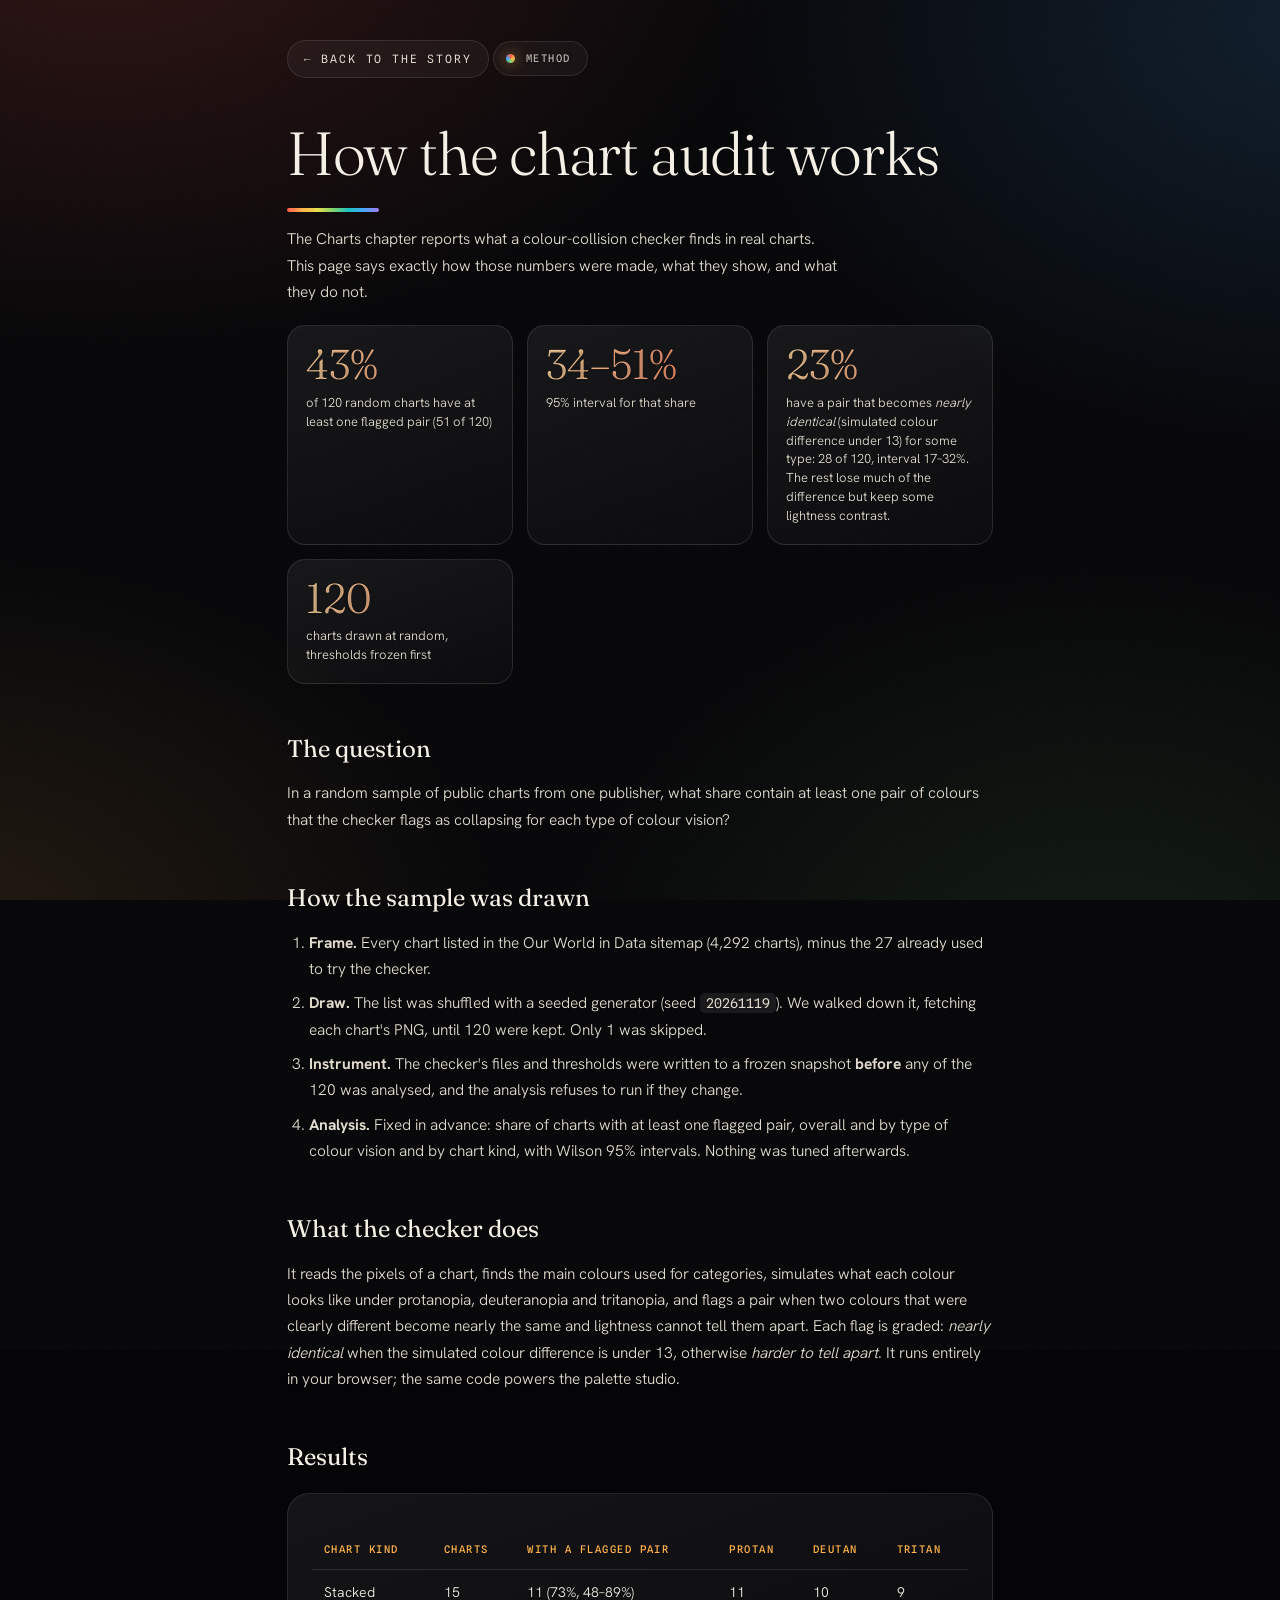
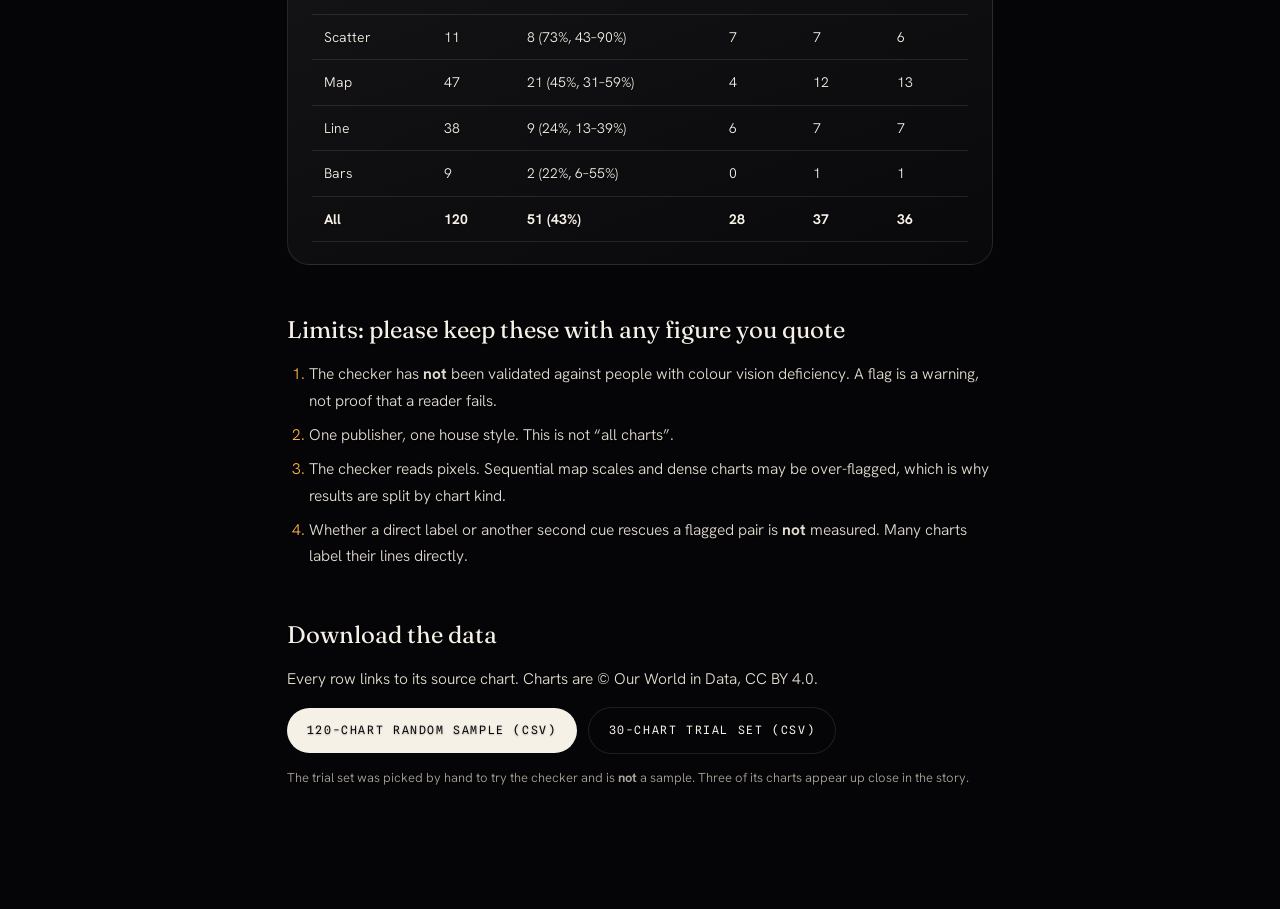
<file: method.html>
<!DOCTYPE html>
<html lang="en">
<head>
<meta charset="UTF-8" />
<meta name="viewport" content="width=device-width, initial-scale=1.0" />
<title>How the chart audit works · Through Their Eyes</title>
<meta name="description" content="Method, sampling protocol, results and limits of the chart audit behind Through Their Eyes." />
<link rel="stylesheet" href="style.css?v=6">
<link rel="stylesheet" href="style3.css?v=5">
<style>
  html,body{height:auto}
  body{overflow-x:hidden}
  .m-wrap{max-width:860px;margin:0 auto;padding:40px 6vw 120px;text-align:left}
  .m-back{display:inline-flex;gap:8px;align-items:center;color:var(--dim);text-decoration:none;font-family:var(--mono);font-size:11.5px;letter-spacing:.16em;text-transform:uppercase;border:1px solid var(--glass-b);border-radius:999px;padding:9px 16px;margin-bottom:34px;background:rgba(255,255,255,.04)}
  .m-back:hover{border-color:rgba(255,255,255,.4);color:var(--paper)}
  .m-wrap h1{font-family:var(--serif);font-weight:300;font-size:clamp(2.2rem,5.4vw,3.8rem);line-height:1.05;letter-spacing:-.02em;margin:10px 0 14px}
  .m-wrap h1::after{content:"";display:block;width:92px;height:4px;margin-top:22px;border-radius:4px;background:var(--spectrum)}
  .m-lede{font-size:1.1rem;line-height:1.65;color:var(--dim);max-width:62ch}
  .m-wrap h2{font-family:var(--serif);font-weight:400;font-size:1.5rem;margin:46px 0 12px}
  .m-wrap p,.m-wrap li{color:var(--dim);line-height:1.7;font-size:15.5px}
  .m-wrap ol,.m-wrap ul{margin:10px 0 0 22px}
  .m-wrap li{margin-bottom:8px}
  .m-wrap code{font-family:var(--mono);font-size:.86em;background:rgba(255,255,255,.07);padding:2px 6px;border-radius:5px}
  .m-card{background:var(--glass);border:1px solid var(--glass-b);border-radius:22px;padding:22px 24px;margin-top:16px}
  .m-big{display:grid;grid-template-columns:repeat(3,minmax(0,1fr));gap:14px;margin-top:20px}
  .m-big div{background:var(--glass);border:1px solid var(--glass-b);border-radius:18px;padding:18px}
  .m-big b{display:block;font-family:var(--serif);font-weight:300;font-size:2.6rem;line-height:1;background:linear-gradient(100deg,#ffd9a0,#ff7a5a);-webkit-background-clip:text;background-clip:text;color:transparent}
  .m-big span{display:block;margin-top:8px;font-size:13px;color:var(--dim);line-height:1.45}
  table{width:100%;border-collapse:collapse;margin-top:14px;font-size:14px}
  th,td{padding:11px 12px;text-align:left;border-bottom:1px solid var(--glass-b)}
  th{font-family:var(--mono);font-size:10.5px;letter-spacing:.14em;text-transform:uppercase;color:var(--gold);font-weight:500}
  td.n{font-variant-numeric:tabular-nums}
  .m-limits li::marker{color:var(--gold)}
  .m-dl{display:flex;gap:12px;flex-wrap:wrap;margin-top:16px}
  .m-dl a{color:#07070a;background:var(--paper);text-decoration:none;font-family:var(--mono);font-size:11.5px;letter-spacing:.14em;text-transform:uppercase;padding:13px 20px;border-radius:999px}
  .m-dl a.alt{background:transparent;color:var(--paper);box-shadow:0 0 0 1px var(--glass-b)}
  @media(max-width:700px){.m-big{grid-template-columns:1fr}}
</style>
</head>
<body>
<main class="m-wrap">
  <a class="m-back" href="index.html">← Back to the story</a>
  <div class="kicker"><span class="secnum" style="border:0;padding:0">Method</span></div>
  <h1>How the chart audit works</h1>
  <p class="m-lede">The Charts chapter reports what a colour-collision checker finds in real charts. This page says exactly how those numbers were made, what they show, and what they do not.</p>

  <div class="m-big" id="mBig"></div>

  <h2>The question</h2>
  <p>In a random sample of public charts from one publisher, what share contain at least one pair of colours that the checker flags as collapsing for each type of colour vision?</p>

  <h2>How the sample was drawn</h2>
  <ol>
    <li><b>Frame.</b> Every chart listed in the Our World in Data sitemap (<span id="mFrame">4,292</span> charts), minus the 27 already used to try the checker.</li>
    <li><b>Draw.</b> The list was shuffled with a seeded generator (seed <code id="mSeed">20261119</code>). We walked down it, fetching each chart's PNG, until 120 were kept. Only <span id="mSkip">1</span> was skipped.</li>
    <li><b>Instrument.</b> The checker's files and thresholds were written to a frozen snapshot <b>before</b> any of the 120 was analysed, and the analysis refuses to run if they change.</li>
    <li><b>Analysis.</b> Fixed in advance: share of charts with at least one flagged pair, overall and by type of colour vision and by chart kind, with Wilson 95% intervals. Nothing was tuned afterwards.</li>
  </ol>

  <h2>What the checker does</h2>
  <p>It reads the pixels of a chart, finds the main colours used for categories, simulates what each colour looks like under protanopia, deuteranopia and tritanopia, and flags a pair when two colours that were clearly different become nearly the same and lightness cannot tell them apart. Each flag is graded: <i>nearly identical</i> when the simulated colour difference is under 13, otherwise <i>harder to tell apart</i>. It runs entirely in your browser; the same code powers the palette studio.</p>

  <h2>Results</h2>
  <div class="m-card">
    <table id="mTable"><thead><tr><th>Chart kind</th><th>Charts</th><th>With a flagged pair</th><th>Protan</th><th>Deutan</th><th>Tritan</th></tr></thead><tbody></tbody></table>
  </div>

  <h2>Limits: please keep these with any figure you quote</h2>
  <ol class="m-limits">
    <li>The checker has <b>not</b> been validated against people with colour vision deficiency. A flag is a warning, not proof that a reader fails.</li>
    <li>One publisher, one house style. This is not “all charts”.</li>
    <li>The checker reads pixels. Sequential map scales and dense charts may be over-flagged, which is why results are split by chart kind.</li>
    <li>Whether a direct label or another second cue rescues a flagged pair is <b>not</b> measured. Many charts label their lines directly.</li>
  </ol>

  <h2>Download the data</h2>
  <p>Every row links to its source chart. Charts are © Our World in Data, CC BY 4.0.</p>
  <div class="m-dl">
    <a href="data/chart-audit-sample.csv" download>120-chart random sample (CSV)</a>
    <a class="alt" href="data/chart-audit-trial-set.csv" download>30-chart trial set (CSV)</a>
  </div>
  <p style="margin-top:14px;font-size:13px;color:var(--mute)">The trial set was picked by hand to try the checker and is <b>not</b> a sample. Three of its charts appear up close in the story.</p>
</main>
<script src="sample-data.js"></script>
<script>
(function () {
  if (typeof SAMPLE === 'undefined') return;
  var pct = function (k, n) { return n ? Math.round(100 * k / n) : 0; };
  document.getElementById('mFrame').textContent = SAMPLE.frame.toLocaleString('en-US');
  document.getElementById('mSeed').textContent = SAMPLE.seed;
  document.getElementById('mSkip').textContent = SAMPLE.skipped;
  document.getElementById('mBig').innerHTML =
    '<div><b>' + pct(SAMPLE.any, SAMPLE.n) + '%</b><span>of ' + SAMPLE.n + ' random charts have at least one flagged pair (' + SAMPLE.any + ' of ' + SAMPLE.n + ')</span></div>' +
    '<div><b>' + SAMPLE.ci[0] + '–' + SAMPLE.ci[1] + '%</b><span>95% interval for that share</span></div>' +
    '<div><b>' + pct(SAMPLE.high, SAMPLE.n) + '%</b><span>have a pair that becomes <i>nearly identical</i> (simulated colour difference under 13) for some type: ' + SAMPLE.high + ' of ' + SAMPLE.n + ', interval ' + SAMPLE.highCi[0] + '–' + SAMPLE.highCi[1] + '%. The rest lose much of the difference but keep some lightness contrast.</span></div>' +
    '<div><b>' + SAMPLE.n + '</b><span>charts drawn at random, thresholds frozen first</span></div>';
  var names = { stacked: 'Stacked', scatter: 'Scatter', map: 'Map', line: 'Line', bar: 'Bars' }, rows = '';
  ['stacked', 'scatter', 'map', 'line', 'bar'].forEach(function (k) {
    var r = SAMPLE.byKind.filter(function (x) { return x.kind === k; })[0];
    rows += '<tr><td>' + names[k] + '</td><td class="n">' + r.n + '</td><td class="n">' + r.any + ' (' + pct(r.any, r.n) + '%, ' + r.ci[0] + '–' + r.ci[1] + '%)</td><td class="n">' + r.protan + '</td><td class="n">' + r.deutan + '</td><td class="n">' + r.tritan + '</td></tr>';
  });
  rows += '<tr><td><b>All</b></td><td class="n"><b>' + SAMPLE.n + '</b></td><td class="n"><b>' + SAMPLE.any + ' (' + pct(SAMPLE.any, SAMPLE.n) + '%)</b></td><td class="n"><b>' + SAMPLE.protan + '</b></td><td class="n"><b>' + SAMPLE.deutan + '</b></td><td class="n"><b>' + SAMPLE.tritan + '</b></td></tr>';
  document.querySelector('#mTable tbody').innerHTML = rows;
})();
</script>
</body>
</html>
</file>
<file: style.css>
/* Self-hosted Latin faces. Google Fonts is blocked in mainland China, so the
     external stylesheet used to stall first paint for the study population. */
  @font-face{font-family:"Fraunces";src:url("assets/fonts/fraunces-latin.woff2") format("woff2");
    font-weight:300 900;font-style:normal;font-display:swap;unicode-range:U+0000-00FF,U+0131,U+0152-0153,U+02BB-02BC,U+02C6,U+02DA,U+02DC,U+2000-206F,U+2074,U+20AC,U+2122,U+2191,U+2193,U+2212,U+2215,U+FEFF,U+FFFD}
  @font-face{font-family:"Fraunces";src:url("assets/fonts/fraunces-italic-latin.woff2") format("woff2");
    font-weight:300 900;font-style:italic;font-display:swap;unicode-range:U+0000-00FF,U+0131,U+0152-0153,U+02BB-02BC,U+02C6,U+02DA,U+02DC,U+2000-206F,U+2074,U+20AC,U+2122,U+2191,U+2193,U+2212,U+2215,U+FEFF,U+FFFD}
  @font-face{font-family:"Hanken Grotesk";src:url("assets/fonts/hanken-latin.woff2") format("woff2");
    font-weight:300 800;font-style:normal;font-display:swap;unicode-range:U+0000-00FF,U+0131,U+0152-0153,U+02BB-02BC,U+02C6,U+02DA,U+02DC,U+2000-206F,U+2074,U+20AC,U+2122,U+2191,U+2193,U+2212,U+2215,U+FEFF,U+FFFD}
  @font-face{font-family:"Spline Sans Mono";src:url("assets/fonts/spline-mono-latin.woff2") format("woff2");
    font-weight:400 500;font-style:normal;font-display:swap;unicode-range:U+0000-00FF,U+0131,U+0152-0153,U+02BB-02BC,U+02C6,U+02DA,U+02DC,U+2000-206F,U+2074,U+20AC,U+2122,U+2191,U+2193,U+2212,U+2215,U+FEFF,U+FFFD}

  :root{
    --ink:#08080b; --ink-2:#0e0e13; --card:#121219;
    --paper:#f3efe6; --dim:#ddd8cc; --mute:#b0aaa0; --line:#2a2a34;
    --achro:#cfcabd; --protan:#ff5b4a; --deutan:#7fd36b; --tritan:#46a6ff; --gold:#ffb24a;
    --serif:"Fraunces",Georgia,serif; --sans:"Hanken Grotesk",system-ui,sans-serif; --mono:"Spline Sans Mono",ui-monospace,monospace;
    --accent:var(--gold);
  }
  /* CJK uses the system stack: PingFang SC ships with macOS/iOS, Microsoft YaHei
     with Windows, Noto Sans CJK SC with Android and most Linux desktops. Nothing
     to download, and nothing that can fail behind the Great Firewall. */
  html[lang="zh"]{
    --serif:"Songti SC","SimSun","Noto Serif CJK SC","Source Han Serif SC",serif;
    --sans:"PingFang SC","Hiragino Sans GB","Microsoft YaHei","Noto Sans CJK SC","Source Han Sans SC",system-ui,sans-serif;
  }
  *{box-sizing:border-box;margin:0;padding:0}
  html,body{height:100%}
  body{background:var(--ink);color:var(--paper);font-family:var(--sans);font-weight:330;line-height:1.6;-webkit-font-smoothing:antialiased;overflow-x:hidden;text-shadow:0 1px 2px rgba(0,0,0,.25)}
  html[lang="zh"] body{font-weight:300;line-height:1.75}
  ::selection{background:var(--protan);color:#000}
  button{font-family:inherit;cursor:pointer}
  :focus-visible{outline:2px solid var(--gold);outline-offset:3px;border-radius:3px}
  :focus:not(:focus-visible){outline:none}
  .kicker{position:relative;min-height:14px;font-family:var(--mono);font-size:11px;letter-spacing:.3em;text-transform:uppercase;color:var(--mute);text-shadow:0 1px 4px rgba(0,0,0,.4)}
  html[lang="zh"] .kicker{letter-spacing:.18em}
  .secnum{position:absolute;left:-42px;top:50%;transform:translateY(-50%);font-family:var(--serif);font-size:3.2rem;font-weight:300;font-style:italic;color:var(--line);opacity:.55;pointer-events:none;letter-spacing:-.04em}
  html[lang="zh"] .secnum{font-style:normal;font-weight:900}
  @media(max-width:760px){.secnum{display:none}}
  .hidden{display:none !important}
  body::before{content:"";position:fixed;inset:0;z-index:1;pointer-events:none;background:radial-gradient(120% 90% at 50% -10%,transparent 55%,rgba(0,0,0,.6) 100%)}
  body::after{content:"";position:fixed;inset:-50%;z-index:2;pointer-events:none;opacity:.045;background-image:url("data:image/svg+xml,%3Csvg xmlns='http://www.w3.org/2000/svg' width='160' height='160'%3E%3Cfilter id='n'%3E%3CfeTurbulence type='fractalNoise' baseFrequency='0.85' numOctaves='3'/%3E%3C/filter%3E%3Crect width='100%25' height='100%25' filter='url(%23n)'/%3E%3C/svg%3E");animation:grain 7s steps(6) infinite}
  @keyframes grain{0%{transform:translate(0,0)}25%{transform:translate(-4%,3%)}50%{transform:translate(3%,-2%)}75%{transform:translate(-2%,4%)}100%{transform:translate(0,0)}}
  #hud{position:fixed;top:0;left:0;right:0;z-index:40;display:flex;align-items:center;justify-content:space-between;padding:14px 22px;-webkit-backdrop-filter:blur(10px);backdrop-filter:blur(10px);background:linear-gradient(180deg,rgba(8,8,11,.9),rgba(8,8,11,0));transition:.4s;opacity:0;transform:translateY(-12px);pointer-events:none}
  #hud.show{opacity:1;transform:none;pointer-events:auto}
  #hud .left{display:flex;align-items:center;gap:14px}
  #hud .chapter{font-family:var(--serif);font-style:italic;font-size:1.08rem}
  html[lang="zh"] #hud .chapter{font-style:normal;font-weight:600}
  #hud .clock{font-family:var(--mono);font-size:12px;letter-spacing:.12em;color:var(--dim);padding:4px 10px;border:1px solid var(--line);border-radius:30px}
  #hud .right{display:flex;align-items:center;gap:12px}
  #hud .fr{font-family:var(--mono);font-size:10.5px;letter-spacing:.1em;text-transform:uppercase;color:var(--mute);white-space:nowrap}
  #hud .fr b{color:var(--gold);font-weight:500}
  #hud .badge{font-family:var(--mono);font-size:10.5px;letter-spacing:.12em;text-transform:uppercase;display:flex;align-items:center;gap:7px;color:var(--dim);white-space:nowrap;margin-right:74px}
  #hud .badge .dot{width:9px;height:9px;border-radius:50%;background:var(--accent);box-shadow:0 0 10px var(--accent)}
  #langtoggle{position:fixed;top:13px;right:18px;z-index:60;display:flex;border:1px solid var(--line);border-radius:30px;overflow:hidden;background:rgba(8,8,11,.7);-webkit-backdrop-filter:blur(8px);backdrop-filter:blur(8px)}
  #langtoggle button{background:none;border:none;color:var(--mute);font-family:var(--mono);font-size:11px;letter-spacing:.08em;padding:7px 12px;transition:.2s}
  #langtoggle button.on{background:var(--paper);color:#000}
  #prog{position:fixed;top:0;left:0;height:3px;background:linear-gradient(90deg,var(--protan),var(--gold),var(--deutan),var(--tritan));width:0;z-index:41;transition:width .5s ease}
  #quicknav{position:fixed;left:50%;bottom:18px;z-index:58;transform:translateX(-50%);display:flex;gap:6px;max-width:calc(100vw - 28px);padding:7px;border:1px solid rgba(255,255,255,.12);border-radius:999px;background:rgba(8,8,11,.74);-webkit-backdrop-filter:blur(12px);backdrop-filter:blur(12px);box-shadow:0 18px 55px rgba(0,0,0,.35);overflow-x:auto;scrollbar-width:none}
  #quicknav::-webkit-scrollbar{display:none}
  .qnav-btn{flex:0 0 auto;border:0;border-radius:999px;background:transparent;color:var(--mute);padding:9px 13px;font-family:var(--mono);font-size:10px;letter-spacing:.12em;text-transform:uppercase;white-space:nowrap;transition:background .2s,color .2s,transform .2s}
  .qnav-btn:hover{color:var(--paper);background:rgba(255,255,255,.06)}
  .qnav-btn.active{background:var(--paper);color:#07070a;box-shadow:0 6px 18px rgba(243,239,230,.18)}
  html[lang="zh"] .qnav-btn{font-family:var(--sans);letter-spacing:.06em;font-weight:500}
  main{position:relative;min-height:100vh;min-height:100dvh}
  .screen{min-height:100vh;min-height:100dvh;display:none;flex-direction:column;justify-content:center;align-items:center;padding:96px 6vw 120px;text-align:center}
  .screen.active{display:flex;animation:fadeUp .7s cubic-bezier(.2,.7,.2,1)}
  @media(max-width:620px){#quicknav{left:10px;right:10px;bottom:12px;transform:none;border-radius:18px;justify-content:flex-start}.qnav-btn{padding:8px 11px;font-size:10px}.screen{padding-bottom:132px}}
  @keyframes fadeUp{from{opacity:0;transform:translateY(26px)}to{opacity:1;transform:none}}
  .wrap{width:100%;max-width:1040px;margin:0 auto}
  h2.title{font-family:var(--serif);font-weight:300;font-size:clamp(2rem,5.5vw,3.6rem);line-height:1.04;letter-spacing:-.02em;text-shadow:0 2px 18px rgba(0,0,0,.5),0 1px 3px rgba(0,0,0,.4)}
  html[lang="zh"] h2.title{font-weight:600;letter-spacing:0}
  p.lede{margin:22px auto 0;max-width:56ch;font-size:1.1rem;color:var(--dim);text-shadow:0 1px 6px rgba(0,0,0,.4)}
  html[lang="zh"] p.lede{max-width:42ch}
  .mono-note{font-size:.86rem;color:var(--mute);line-height:1.6}
  #hero h1{font-family:var(--serif);font-weight:300;font-size:clamp(3rem,11vw,8.5rem);line-height:.9;letter-spacing:-.02em;text-shadow:0 2px 24px rgba(0,0,0,.55),0 1px 4px rgba(0,0,0,.45)}
  #hero h1 em{text-shadow:none}
  .btn,.btn.ghost,.pill,.replies button,.likert button,.chips button,.switch,.ct-preset,input[type=range],.field{text-shadow:none}
  html[lang="zh"] #hero h1{font-weight:900;letter-spacing:.02em}
  #hero h1 em{font-style:italic;background:linear-gradient(100deg,#cfcabd,#ff5b4a 30%,#ffb24a,#7fd36b 62%,#46a6ff,#9b6bff);background-size:220% 100%;-webkit-background-clip:text;background-clip:text;color:transparent;animation:shift 9s linear infinite}
  html[lang="zh"] #hero h1 em{font-style:normal}
  @keyframes shift{to{background-position:220% 0}}
  #hero p.sub{margin:30px auto 0;max-width:44ch;font-size:clamp(1.05rem,1.8vw,1.28rem);color:var(--dim);text-shadow:0 1px 10px rgba(0,0,0,.5),0 1px 3px rgba(0,0,0,.4)}
  html[lang="zh"] #hero p.sub{max-width:34ch}
  .stat-strip{margin-top:46px;display:flex;gap:42px;flex-wrap:wrap;justify-content:center}
  .stat-strip div{border-left:1px solid var(--line);padding-left:15px;text-align:left}
  .stat-strip b{font-family:var(--serif);font-size:1.8rem;font-weight:400;display:block;line-height:1}
  .stat-strip span{font-family:var(--mono);font-size:10px;letter-spacing:.14em;text-transform:uppercase;color:var(--mute)}
  html[lang="zh"] .stat-strip span{letter-spacing:.06em}
  .orbs{position:absolute;inset:0;overflow:hidden;z-index:-1}
  .orbs i{position:absolute;width:340px;height:340px;border-radius:50%;filter:blur(90px);opacity:.16}
  .orbs i:nth-child(1){background:#ff5b4a;top:-80px;left:-60px;animation:drift1 18s ease-in-out infinite alternate}
  .orbs i:nth-child(2){background:#46a6ff;bottom:-120px;right:-40px;animation:drift2 22s ease-in-out infinite alternate}
  .orbs i:nth-child(3){background:#7fd36b;top:30%;right:20%;animation:drift1 26s ease-in-out infinite alternate-reverse}
  @keyframes drift1{to{transform:translate(60px,40px) scale(1.15)}}
  @keyframes drift2{to{transform:translate(-50px,-60px) scale(1.1)}}
  .btn{display:inline-flex;align-items:center;gap:11px;font-family:var(--mono);font-size:12px;letter-spacing:.16em;text-transform:uppercase;color:#08080b;background:var(--paper);border:none;padding:15px 26px;border-radius:40px;transition:.25s;margin-top:36px}
  .hero-note{max-width:520px;margin:22px auto 0;font-family:var(--serif);font-style:italic;font-size:1.05rem;color:var(--dim);line-height:1.55;opacity:.9;text-shadow:0 1px 8px rgba(0,0,0,.45)}
  html[lang="zh"] .hero-note{font-family:var(--sans);font-style:normal;font-weight:300}
  .source-panel{max-width:760px;margin:22px auto 0;border:1px solid rgba(255,255,255,.12);border-radius:14px;background:rgba(12,12,16,.48);padding:17px 18px;text-align:left;box-shadow:0 16px 55px rgba(0,0,0,.18)}
  .source-label{font-family:var(--mono);font-size:10px;letter-spacing:.14em;text-transform:uppercase;color:var(--gold);margin-bottom:10px}
  html[lang="zh"] .source-label{font-family:var(--sans);letter-spacing:.05em;font-weight:600}
  .source-panel ul{list-style:none;margin:0;padding:0;display:grid;gap:8px}
  .source-panel li{font-size:.78rem;line-height:1.45;color:var(--dim)}
  .source-panel a{color:var(--paper);font-weight:600;text-decoration:none;border-bottom:1px solid rgba(255,255,255,.24);padding-bottom:1px}
  .source-panel a:hover{border-color:var(--paper)}
  .hero-sources{max-width:680px}
  html[lang="zh"] .btn{letter-spacing:.06em;font-family:var(--sans);font-weight:500}
  .btn:hover{transform:translateY(-2px);box-shadow:0 12px 30px -10px rgba(243,239,230,.4)}
  .btn.ghost{background:none;color:var(--paper);border:1px solid var(--line)}
  .btn.ghost:hover{border-color:var(--accent);color:var(--accent);box-shadow:none}
  .slider-card{margin:40px auto 0;max-width:560px;background:var(--card);border:1px solid var(--line);border-radius:18px;padding:34px 32px}
  .slider-card .q{font-family:var(--serif);font-size:1.3rem;font-weight:400;line-height:1.3;margin-bottom:26px}
  input[type=range]{-webkit-appearance:none;appearance:none;width:100%;height:6px;border-radius:6px;background:linear-gradient(90deg,#2a2a31,var(--accent));outline:none}
  input[type=range]::-webkit-slider-thumb{-webkit-appearance:none;width:24px;height:24px;border-radius:50%;background:var(--paper);border:3px solid var(--accent);cursor:pointer}
  input[type=range]::-moz-range-thumb{width:24px;height:24px;border-radius:50%;background:var(--paper);border:3px solid var(--accent);cursor:pointer}
  .scale{display:flex;justify-content:space-between;font-family:var(--mono);font-size:10px;letter-spacing:.08em;text-transform:uppercase;color:var(--mute);margin-top:13px}
  .bigval{font-family:var(--serif);font-size:2.8rem;font-weight:400;color:var(--accent);margin-top:16px;line-height:1}
  .grid-types{margin-top:40px;display:grid;grid-template-columns:repeat(4,1fr);gap:18px}
  .vcard{background:var(--card);border:1px solid var(--line);border-radius:16px;padding:22px 18px;text-align:left;transition:.28s}
  .vcard:hover{transform:translateY(-5px);border-color:var(--vc)}
  .vcard .pv{width:100%;aspect-ratio:1/1;border-radius:10px;overflow:hidden;margin-bottom:15px;background:#000}
  .vcard .pv svg{width:100%;height:100%}
  .vcard h3{font-family:var(--serif);font-weight:400;font-size:1.2rem;color:var(--vc)}
  html[lang="zh"] .vcard h3{font-weight:600}
  .vcard .lat{font-family:var(--mono);font-size:9.5px;letter-spacing:.1em;text-transform:uppercase;color:var(--mute);margin-top:4px}
  .vcard p{font-size:.85rem;color:var(--dim);margin-top:9px;text-shadow:0 1px 4px rgba(0,0,0,.35)}
  .vcard:nth-child(1){--vc:var(--deutan)} .vcard:nth-child(2){--vc:var(--protan)}
  .vcard:nth-child(3){--vc:var(--tritan)} .vcard:nth-child(4){--vc:var(--achro)}
  .vcard[data-type="deutan"] .pv{filter:url(#f-deutan)} .vcard[data-type="protan"] .pv{filter:url(#f-protan)}
  .vcard[data-type="tritan"] .pv{filter:url(#f-tritan)} .vcard[data-type="achro"] .pv{filter:url(#f-achro)}
  .surprise{margin-top:22px;display:inline-flex;align-items:center;gap:12px;background:none;border:1px dashed var(--line);color:var(--dim);padding:14px 22px;border-radius:40px;font-family:var(--mono);font-size:12px;letter-spacing:.12em;text-transform:uppercase;transition:.25s}
  html[lang="zh"] .surprise{font-family:var(--sans);letter-spacing:.04em}
  .surprise:hover{border-color:var(--paper);color:var(--paper)}
  .choose-note{margin:18px auto 0;max-width:48ch;font-size:.92rem;color:var(--mute);line-height:1.55}
  @media(max-width:760px){.grid-types{grid-template-columns:1fr 1fr}}
  .narr{font-family:var(--serif);font-style:italic;font-weight:300;font-size:clamp(1.15rem,2.4vw,1.55rem);line-height:1.5;color:var(--paper);max-width:46ch;margin:0 auto;min-height:4.5em;text-shadow:0 1px 12px rgba(0,0,0,.55),0 1px 4px rgba(0,0,0,.4)}
  html[lang="zh"] .narr{font-style:normal;font-weight:400;max-width:32ch}
  .narr::after{content:"\258E";color:var(--gold);animation:blink 1s steps(1) infinite}
  .narr.done::after{content:""}
  @keyframes blink{50%{opacity:0}}
  .scene .stage{display:grid;grid-template-columns:1.08fr .92fr;gap:4vw;align-items:center;width:100%;max-width:1060px}
  .world{position:relative;width:100%;aspect-ratio:7/5;border-radius:16px;overflow:hidden;background:#0c0c10;box-shadow:0 40px 110px -45px #000,inset 0 0 0 1px rgba(255,255,255,.05)}
  .simfx{filter:none}
  body[data-vision="achro"] .simfx{filter:url(#f-achro)} body[data-vision="protan"] .simfx{filter:url(#f-protan)}
  body[data-vision="deutan"] .simfx{filter:url(#f-deutan)} body[data-vision="tritan"] .simfx{filter:url(#f-tritan)}
  .world > svg{position:absolute;inset:0;width:100%;height:100%}
  .choices{position:absolute;inset:0;display:flex;align-items:flex-end;justify-content:center;gap:3%;padding:0 5% 6%}
  .choice{background:rgba(255,255,255,.04);border:2px solid rgba(255,255,255,.10);border-radius:14px;padding:10px;transition:.2s;flex:1;max-width:30%}
  .choice svg{width:100%;height:auto;display:block}
  .choice:hover{border-color:var(--paper);transform:translateY(-4px)}
  .choice.dim{opacity:.32;pointer-events:none}
  .choice.picked{border-color:var(--accent)}
  .scene .panel{text-align:left;max-width:440px}
  .scene .panel h2{font-family:var(--serif);font-weight:300;font-size:clamp(1.7rem,3.8vw,2.6rem);line-height:1.08;letter-spacing:-.01em;margin:8px 0 12px}
  html[lang="zh"] .scene .panel h2{font-weight:600;letter-spacing:0}
  .scene .panel .q{font-size:1.05rem;color:var(--dim)}
  .feedback{margin-top:20px;padding:17px 19px;border-radius:14px;background:var(--card);border:1px solid var(--line);font-size:.99rem;line-height:1.6;animation:fadeUp .5s}
  .feedback b{color:var(--accent)}
  .dlg{margin-top:14px;padding:16px 18px;border-radius:14px;background:rgba(70,166,255,.06);border:1px solid rgba(70,166,255,.25);animation:fadeUp .5s;font-size:.98rem}
  .dlg .who{font-family:var(--mono);font-size:10px;letter-spacing:.16em;text-transform:uppercase;color:var(--tritan);margin-bottom:6px}
  html[lang="zh"] .dlg .who{letter-spacing:.04em}
  .replies{display:flex;gap:10px;margin-top:12px;flex-wrap:wrap}
  .replies button{background:#0c0c10;border:1px solid var(--line);color:var(--dim);padding:9px 14px;border-radius:30px;font-size:.85rem;transition:.2s}
  .replies button:hover{border-color:var(--tritan);color:var(--paper)}
  .datacard{margin-top:14px;border-left:3px solid var(--accent);padding:13px 17px;background:linear-gradient(90deg,rgba(255,178,74,.07),transparent);border-radius:0 12px 12px 0;animation:slideIn .5s}
  @keyframes slideIn{from{opacity:0;transform:translateX(-16px)}to{opacity:1;transform:none}}
  .datacard .stat{font-family:var(--serif);font-size:1.55rem;font-weight:400;line-height:1.1;color:var(--paper)}
  .datacard .lab{font-size:.88rem;color:var(--dim);margin-top:6px}
  .datacard .src{font-family:var(--mono);font-size:9px;letter-spacing:.1em;text-transform:uppercase;color:var(--mute);margin-top:8px}
  @media(max-width:840px){.scene .stage{grid-template-columns:1fr;gap:26px}.scene .panel{text-align:center;margin:0 auto}.replies{justify-content:center}}
  .formworld{position:absolute;inset:0;display:flex;align-items:center;justify-content:center;padding:6%}
  .appwin{width:100%;max-width:420px;background:#181820;border-radius:12px;border:1px solid #262630;box-shadow:0 30px 60px -30px #000;text-align:left;overflow:hidden}
  .appwin .bar{display:flex;gap:7px;padding:11px 14px;border-bottom:1px solid #232330}
  .appwin .bar i{width:10px;height:10px;border-radius:50%;background:#33333e}
  .appwin .inner{padding:18px 20px}
  .appwin h4{font-family:var(--mono);font-size:10.5px;letter-spacing:.1em;text-transform:uppercase;color:var(--mute);margin-bottom:13px}
  html[lang="zh"] .appwin h4{font-family:var(--sans)}
  .field{display:block;width:100%;background:#101018;border-radius:9px;padding:10px 13px;margin-bottom:10px;border:2.5px solid #749468;color:var(--dim);font-size:.9rem;text-align:left;transition:.2s;position:relative}
  .field small{display:block;font-family:var(--mono);font-size:9px;letter-spacing:.1em;text-transform:uppercase;color:var(--mute);margin-bottom:3px}
  .field:hover{filter:brightness(1.25)}
  .field.err{border-color:#c77e6d}
  .field .fix-ic{display:none;position:absolute;right:12px;top:50%;transform:translateY(-50%);font-size:.95rem}
  .field .fix-msg{display:none;font-size:.76rem;margin-top:4px;color:#ff8a7a}
  .dual{position:relative;width:100%;aspect-ratio:7/4;border-radius:16px;overflow:hidden;box-shadow:0 40px 110px -45px #000,inset 0 0 0 1px rgba(255,255,255,.05)}
  .dual .lay{position:absolute;inset:0}
  .dual .lay svg{width:100%;height:100%}
  .dual .lay.sim{transition:opacity 2.2s ease}
  body.eyes-open .dual .lay.sim{opacity:0}
  .montage{margin:34px auto 0;display:grid;grid-template-columns:repeat(8,1fr);gap:10px;max-width:880px}
  .mt{position:relative;aspect-ratio:1/1;border-radius:10px;overflow:hidden;background:#0c0c10;box-shadow:inset 0 0 0 1px rgba(255,255,255,.05)}
  .mt svg{position:absolute;inset:0;width:100%;height:100%}
  .mt .top{transition:opacity 1.1s ease}
  body.eyes-open .mt .top{opacity:0}
  body.eyes-open .mt:nth-child(1) .top{transition-delay:.05s} body.eyes-open .mt:nth-child(2) .top{transition-delay:.18s}
  body.eyes-open .mt:nth-child(3) .top{transition-delay:.31s} body.eyes-open .mt:nth-child(4) .top{transition-delay:.44s}
  body.eyes-open .mt:nth-child(5) .top{transition-delay:.57s} body.eyes-open .mt:nth-child(6) .top{transition-delay:.7s}
  body.eyes-open .mt:nth-child(7) .top{transition-delay:.83s} body.eyes-open .mt:nth-child(8) .top{transition-delay:.96s}
  @media(max-width:760px){.montage{grid-template-columns:repeat(4,1fr)}}
  .daystats{margin-top:26px;font-family:var(--mono);font-size:12px;letter-spacing:.06em;color:var(--dim)}
  html[lang="zh"] .daystats{font-family:var(--sans)}
  .daystats b{color:var(--gold)}
  .revealnote{margin-top:18px;font-family:var(--serif);font-style:italic;font-size:1.25rem;color:var(--paper);max-width:48ch;margin-left:auto;margin-right:auto}
  html[lang="zh"] .revealnote{font-style:normal;max-width:34ch}
  .twcols{margin:34px auto 0;display:grid;grid-template-columns:1fr 1fr;gap:0;max-width:920px;border:1px solid var(--line);border-radius:16px;overflow:hidden;text-align:left}
  .twcol{padding:34px 32px}
  .twcol.left{background:linear-gradient(160deg,rgba(255,178,74,.08),transparent)}
  .twcol.right{border-left:1px solid var(--line)}
  .twcol .lab{font-family:var(--mono);font-size:10.5px;letter-spacing:.16em;text-transform:uppercase;color:var(--gold);margin-bottom:22px}
  html[lang="zh"] .twcol .lab{font-family:var(--sans);letter-spacing:.04em}
  .twcol.right .lab{color:var(--tritan)}
  .twrow{padding:13px 0;border-top:1px solid var(--line)}
  .twrow:first-of-type{border-top:none}
  .twrow b{font-family:var(--serif);font-size:1.7rem;font-weight:400;margin-right:9px;color:var(--gold)}
  .twcol.right .twrow b{color:var(--tritan)}
  .twrow span{color:var(--dim);font-size:.95rem}
  .twbar{height:12px;border-radius:8px;background:#1a1a22;overflow:hidden;margin-top:8px}
  .twbar i{display:block;height:100%;width:0;border-radius:8px;transition:width 1.3s cubic-bezier(.2,.7,.2,1)}
  .twquote{margin:34px auto 0;font-family:var(--serif);font-style:italic;font-weight:300;font-size:clamp(1.3rem,3.2vw,2rem);line-height:1.34;max-width:30ch}
  html[lang="zh"] .twquote{font-style:normal;max-width:26ch}
  .twquote .gap{color:var(--gold);font-style:normal}
  @media(max-width:780px){.twcols{grid-template-columns:1fr}.twcol.right{border-left:none;border-top:1px solid var(--line)}}
  .pills{display:flex;gap:8px;justify-content:center;flex-wrap:wrap;margin-top:26px}
  .pill{font-family:var(--mono);font-size:10.5px;letter-spacing:.1em;text-transform:uppercase;background:#0c0c10;border:1px solid var(--line);color:var(--dim);padding:8px 14px;border-radius:30px;transition:.2s}
  html[lang="zh"] .pill{font-family:var(--sans);letter-spacing:.04em}
  .pill:hover{border-color:var(--paper);color:var(--paper)}
  .pill.sel{background:var(--paper);color:#000;border-color:var(--paper)}
  .labgrid{margin-top:34px;display:grid;grid-template-columns:1fr 1fr;gap:20px;text-align:left}
  .labcard{background:var(--card);border:1px solid var(--line);border-radius:16px;padding:22px;transition:.3s}
  .labcard:hover{border-color:var(--lc,var(--gold))}
  .labcard .lt{display:flex;justify-content:space-between;align-items:center;gap:12px;margin-bottom:6px}
  .labcard h3{font-family:var(--serif);font-weight:400;font-size:1.25rem}
  html[lang="zh"] .labcard h3{font-weight:600}
  .labcard .src{font-family:var(--mono);font-size:9.5px;letter-spacing:.1em;text-transform:uppercase;color:var(--mute);margin-bottom:14px}
  html[lang="zh"] .labcard .src{font-family:var(--sans);letter-spacing:.02em}
  .labdemo{border-radius:12px;overflow:hidden;background:#0c0c10;box-shadow:inset 0 0 0 1px rgba(255,255,255,.06)}
  .labdemo svg{display:block;width:100%}
  .labcap{font-size:.88rem;color:var(--dim);margin-top:12px;min-height:3em}
  .switch{display:inline-flex;align-items:center;gap:9px;background:none;border:1px solid var(--line);color:var(--dim);padding:8px 13px;border-radius:30px;font-family:var(--mono);font-size:10px;letter-spacing:.1em;text-transform:uppercase;transition:.2s;flex:none}
  html[lang="zh"] .switch{font-family:var(--sans);letter-spacing:.02em}
  .switch .sw{width:28px;height:15px;border-radius:20px;background:#23232b;position:relative;transition:.25s}
  .switch .sw::after{content:"";position:absolute;top:2px;left:2px;width:11px;height:11px;border-radius:50%;background:var(--paper);transition:.25s}
  .switch.on{border-color:var(--lc,var(--gold));color:var(--lc,var(--gold))}
  .switch.on .sw{background:var(--lc,var(--gold))}
  .switch.on .sw::after{left:15px;background:#000}
  .labcard:nth-child(1){--lc:var(--deutan)} .labcard:nth-child(2){--lc:var(--gold)}
  .labcard:nth-child(3){--lc:var(--protan)} .labcard:nth-child(4){--lc:var(--tritan)}
  .labcard:nth-child(5){--lc:var(--gold)}
  .fixbit{opacity:0;transition:opacity .5s}
  .labcard.fixed .fixbit{opacity:1}
  .unfixbit{transition:opacity .5s}
  .labcard.fixed .unfixbit{opacity:0}
  .labcard.fixed .field .fix-ic{display:block}
  .labcard.fixed .field.err .fix-msg{display:block}
  .repair-demo{padding:18px}
  .repair-stage{position:relative;min-height:210px}
  .repair-stage>.unfixbit,.repair-stage>.fixbit{position:absolute;inset:0}
  .trello-board{display:grid;gap:12px}
  .trello-card{background:#181821;border:1px solid rgba(255,255,255,.08);border-radius:10px;padding:18px 16px 16px;min-height:90px;box-shadow:0 10px 22px rgba(0,0,0,.18)}
  .trello-card b{display:block;margin-top:10px;font-size:.92rem;color:var(--paper)}
  .trello-card small{display:block;margin-top:4px;font-size:.72rem;color:var(--mute)}
  .label{display:inline-flex;align-items:center;justify-content:center;min-width:68px;height:22px;border-radius:999px;margin-right:8px;color:#111;font-size:11px;font-weight:800;line-height:1;padding:0 12px;vertical-align:middle;box-shadow:inset 0 0 0 1px rgba(0,0,0,.12);text-transform:uppercase;letter-spacing:.4px}
  .label.red{background:#d84b3a;color:#fff}.label.green{background:#5c9d4a;color:#fff}.label.yellow{background:#d0a73c;color:#111}
  .label.hatch{background:repeating-linear-gradient(135deg,#d84b3a 0 7px,#f1c2b9 7px 11px);color:#111;text-shadow:0 1px 0 rgba(255,255,255,.35)}
  .label.dots{background:radial-gradient(circle,#111 1.6px,transparent 1.9px),#5c9d4a;background-size:9px 9px;color:#fff;text-shadow:0 1px 1px rgba(0,0,0,.35)}
  .label.stripes{background:repeating-linear-gradient(90deg,#d0a73c 0 5px,#f5d77a 5px 8px);color:#111}
  @media(max-width:840px){.labgrid{grid-template-columns:1fr}}
  .wins{margin-top:36px;display:flex;gap:18px;text-align:left;overflow-x:auto;scroll-snap-type:x mandatory;-webkit-overflow-scrolling:touch;padding:4px 4px 20px;scrollbar-width:thin}
  .wins::-webkit-scrollbar{height:8px}
  .wins::-webkit-scrollbar-thumb{background:var(--line);border-radius:8px}
  .win{flex:0 0 340px;max-width:340px;scroll-snap-align:center;display:flex;flex-direction:column;background:var(--card);border:1px solid var(--line);border-radius:14px;padding:20px;transition:.25s}
  .win:hover{transform:translateY(-4px);border-color:var(--wc,var(--gold))}
  .win .tag{font-family:var(--mono);font-size:9.5px;letter-spacing:.14em;text-transform:uppercase;color:var(--wc,var(--gold))}
  html[lang="zh"] .win .tag{font-family:var(--sans);letter-spacing:.02em}
  .win h3{font-family:var(--serif);font-weight:400;font-size:1.12rem;margin:9px 0 6px}
  html[lang="zh"] .win h3{font-weight:600}
  .win p{font-size:.88rem;color:var(--dim);text-shadow:0 1px 4px rgba(0,0,0,.35)}
  .win .winsrc{margin-top:auto}
  .win:nth-child(1){--wc:var(--protan)} .win:nth-child(2){--wc:var(--gold)} .win:nth-child(3){--wc:var(--deutan)}
  .win:nth-child(4){--wc:var(--tritan)} .win:nth-child(5){--wc:#9b6bff} .win:nth-child(6){--wc:var(--paper)}
  .winshint{margin-top:6px;font-family:var(--mono);font-size:9.5px;letter-spacing:.14em;text-transform:uppercase;color:var(--mute);text-align:center}
  html[lang="zh"] .winshint{font-family:var(--sans);letter-spacing:.04em}
  @media(max-width:840px){.win{flex-basis:80vw;max-width:80vw}}
  .winviz{width:100%;height:170px;margin-bottom:16px;border-radius:10px;background:#0c0c10;box-shadow:inset 0 0 0 1px rgba(255,255,255,.05);overflow:hidden}
  .winviz svg{width:100%;height:100%;display:block;color:var(--wc,var(--gold))}
  .winviz .winimg{width:100%;height:100%;display:block;object-fit:cover;object-position:center}
  .winviz .winviz-fallback{color:var(--wc,var(--gold))}
  .winsrc{display:flex;align-items:center;gap:7px;flex-wrap:wrap;margin-top:13px;font-family:var(--mono);font-size:9.5px;letter-spacing:.05em;line-height:1.6;color:var(--mute)}
  html[lang="zh"] .winsrc{font-family:var(--sans);letter-spacing:.02em}
  .winsrc a{color:var(--mute);text-decoration:none;border-bottom:1px solid rgba(255,255,255,.12);padding-bottom:1px;transition:.2s}
  .winsrc a:hover{color:var(--paper);border-color:var(--paper)}
  .winsrc .dotsep{color:var(--line)}
  .winsrc .arr{margin-left:auto;font-size:12px;color:var(--wc,var(--gold));transition:transform .2s}
  .win:hover .winsrc .arr{transform:translate(2px,-2px)}

  /* ---------- redesigned #wins: browser-window bento grid ---------- */
  .bento{margin-top:40px;display:grid;grid-template-columns:repeat(3,1fr);gap:18px;text-align:left}
  .brow{position:relative;display:flex;flex-direction:column;background:var(--card);border:1px solid var(--line);border-radius:16px;overflow:hidden;transition:transform .35s cubic-bezier(.2,.7,.2,1),border-color .35s,box-shadow .35s;will-change:transform}
  .brow:hover{transform:translateY(-5px);border-color:var(--bc,var(--gold));box-shadow:0 24px 60px -30px rgba(0,0,0,.55),0 0 0 1px rgba(255,255,255,.04)}
  .brow.wide{grid-column:span 2}
  .brow{--bc:var(--gold)}
  .wins-band .brow{--bc:var(--deutan)}
  .gaps-band .brow{--bc:var(--gold)}
  .bchrome{display:flex;align-items:center;gap:7px;padding:10px 14px;background:#0c0c10;border-bottom:1px solid var(--line)}
  .bchrome i{width:8px;height:8px;border-radius:50%;background:#2a2a34}
  .bchrome i:nth-child(1){background:#ff5b4a} .bchrome i:nth-child(2){background:#ffb24a} .bchrome i:nth-child(3){background:#7fd36b}
  .baddr{margin-left:6px;font-family:var(--mono);font-size:9px;letter-spacing:.06em;color:var(--mute);white-space:nowrap;overflow:hidden;text-overflow:ellipsis}
  html[lang="zh"] .baddr{font-family:var(--sans);letter-spacing:.02em}
  .bviz{position:relative;width:100%;height:180px;background:#0c0c10;overflow:hidden;display:flex;align-items:center;justify-content:center}
  .bviz.light{background:#f3efe6}
  .bviz.dark{background:#0e0e13}
  .bimg{width:100%;height:100%;display:block;object-fit:cover;object-position:center}
  .bfallback{display:none;width:100%;height:100%;align-items:center;justify-content:center;color:var(--bc,var(--gold));padding:18px}
  .bfallback svg{width:100%;height:100%;display:block}
  .bviz.light .bimg{object-fit:contain;padding:22px}
  .bviz img:not(.bimg){width:100%;height:100%;display:block;object-fit:cover;object-position:center}
  .bviz img{filter:brightness(1.18) contrast(1.06) saturate(1.04)}
  .bviz.light img{filter:brightness(1.06) contrast(1.04) saturate(1.02)}
  .btagrow{display:flex;align-items:center;justify-content:space-between;gap:10px}
  .bstatus{flex:0 0 auto;display:inline-flex;align-items:center;gap:5px;font-family:var(--mono);font-size:9px;letter-spacing:.1em;text-transform:uppercase;line-height:1;padding:4px 9px 4px 8px;border-radius:999px;border:1px solid;text-shadow:none;white-space:nowrap}
  html[lang="zh"] .bstatus{font-family:var(--sans);letter-spacing:.03em}
  .bstatus::before{font-weight:700}
  .bstatus.win{color:var(--deutan);border-color:rgba(127,211,107,.5);background:rgba(127,211,107,.08)}
  .bstatus.win::before{content:"\2713";font-size:10px}
  .bstatus.gap{color:var(--gold);border-color:rgba(255,178,74,.5);background:rgba(255,178,74,.08)}
  .bstatus.gap::before{content:"\25B2";font-size:8px}
  .appgrid{display:grid;grid-template-columns:repeat(4,1fr);gap:12px;padding:18px;width:100%;height:100%;align-items:center}
  .appgrid .appic{display:flex;flex-direction:column;align-items:center;gap:7px}
  .appgrid .appic img, .appgrid .appic>svg{width:54px;height:54px;object-fit:contain;border-radius:12px;background:transparent}
  .appgrid .appic span{font-family:var(--mono);font-size:8.5px;color:var(--dim);text-align:center;white-space:normal;line-height:1.3}
  @media(max-width:640px){.appgrid{grid-template-columns:repeat(2,1fr)!important;gap:14px;padding:14px}.appgrid .appic img,.appgrid .appic>svg{width:44px;height:44px}.appgrid .appic span{font-size:8px}}
  .picgrid{display:grid;grid-template-columns:repeat(2,1fr);gap:22px;padding:18px;width:100%;height:100%;align-items:center;justify-items:center}
  .picgrid .appic{display:flex;flex-direction:column;align-items:center;gap:8px}
  .picgrid .appic img{max-width:220px;width:100%;height:auto;border-radius:10px;background:transparent}
  .picgrid .appic span{font-family:var(--mono);font-size:9px;color:var(--dim);text-align:center;white-space:normal;line-height:1.3}
  @media(max-width:640px){.picgrid{gap:14px;padding:14px}.picgrid .appic img{max-width:150px}.picgrid .appic span{font-size:8px}}
  .osgrid{display:grid;grid-template-columns:repeat(2,1fr);gap:18px;padding:18px;width:100%;height:100%;align-items:center}
  .osgrid .osic{display:flex;flex-direction:column;align-items:center;gap:8px}
  .osgrid .osic img{width:48px;height:48px;object-fit:contain;background:#f3efe6;border-radius:50%;padding:8px}
  .osgrid .osic span{font-family:var(--mono);font-size:9px;color:var(--dim);text-align:center}
  .csviz img:not(.case-icon):not(.case-composite-img){width:100%;height:100%;object-fit:cover;border-radius:10px}
  .csviz .case-composite-img{width:100% !important;height:auto !important;object-fit:contain !important;border-radius:10px !important;background:#fff !important;display:block !important;margin:0 auto}
  .csviz .appgrid .appic img.case-icon{width:80px !important;height:80px !important;object-fit:contain !important;object-position:center !important;border-radius:10px !important;background:#fff !important;display:block}
  .csviz .cslabel{position:absolute;bottom:12px;left:12px;right:12px;text-align:center;font-family:var(--sans);font-size:11px;color:var(--dim);background:rgba(12,12,16,.85);padding:6px 10px;border-radius:8px;border:1px solid var(--line);pointer-events:none}
  .bmeta{padding:18px 20px 20px;display:flex;flex-direction:column;flex:1}
  .bmeta .tag{font-family:var(--mono);font-size:9.5px;letter-spacing:.14em;text-transform:uppercase;color:var(--bc,var(--gold))}
  html[lang="zh"] .bmeta .tag{font-family:var(--sans);letter-spacing:.02em}
  .fixcue{align-self:flex-start;margin-top:9px;padding:5px 9px;border-radius:999px;border:1px solid rgba(255,255,255,.11);background:rgba(255,255,255,.045);color:var(--paper);font-size:.73rem;line-height:1.2}
  .bmeta h3{font-family:var(--serif);font-weight:400;font-size:1.14rem;margin:9px 0 6px;color:var(--paper);text-shadow:0 1px 6px rgba(0,0,0,.35)}
  html[lang="zh"] .bmeta h3{font-weight:600}
  .bmeta p{font-size:.88rem;color:var(--dim);line-height:1.55;text-shadow:0 1px 4px rgba(0,0,0,.35)}
  .bfact{margin-top:12px;padding:11px 13px;border-radius:10px;background:rgba(255,255,255,.04);border-left:3px solid var(--bc,var(--gold));font-size:.83rem;color:var(--dim);line-height:1.55;text-shadow:0 1px 4px rgba(0,0,0,.35)}
  .bmeta .winsrc{margin-top:auto;padding-top:14px}
  .phoneviz{width:100%;height:100%;display:block}
  .appviz{width:100%;height:100%;display:block}
  .signalviz{width:100%;height:100%;display:block}
  @media(max-width:960px){
    .bento{grid-template-columns:repeat(2,1fr)}
    .brow.wide{grid-column:span 2}
  }
  @media(max-width:640px){
    .bento{grid-template-columns:1fr}
    .brow,.brow.wide{grid-column:span 1}
    .bviz{height:160px}
  }

  .wins-band,.gaps-band{margin-top:64px}
  .bandhead{position:relative;text-align:left;margin-bottom:24px;padding-left:18px}
  .bandhead::before{content:"";position:absolute;left:0;top:3px;bottom:3px;width:3px;border-radius:3px;background:var(--band-accent,var(--mute))}
  .wins-band .bandhead{--band-accent:var(--deutan)}
  .gaps-band .bandhead{--band-accent:var(--gold)}
  .bandtag{font-family:var(--mono);font-size:10px;letter-spacing:.18em;text-transform:uppercase;color:var(--mute)}
  html[lang="zh"] .bandtag{font-family:var(--sans);letter-spacing:.05em}
  .wins-band .bandtag{color:var(--deutan)}
  .gaps-band .bandtag{color:var(--gold)}
  .bandhead h3{font-family:var(--serif);font-weight:400;font-size:clamp(1.5rem,3.4vw,2.2rem);margin:8px 0 0}
  html[lang="zh"] .bandhead h3{font-weight:600}
  .bento.gaps .brow{--bc:var(--gold)}
  .bento.gaps .brow:hover{border-color:var(--gold);box-shadow:0 18px 50px -28px rgba(255,178,74,.45)}
  .bento:not(.gaps) .brow{--bc:var(--deutan)}
  .bento:not(.gaps) .brow:hover{border-color:var(--deutan);box-shadow:0 18px 50px -28px rgba(127,211,107,.35)}
  .bmeta .tag{color:var(--bc,var(--gold))}

  .case-studies{margin-top:52px;border:1px solid var(--line);border-radius:18px;padding:28px 30px 32px;background:linear-gradient(145deg,rgba(12,12,16,.8),rgba(8,8,11,.9));text-align:left}
  .cshead{margin-bottom:24px}
  .cshead .bandtag{color:var(--accent)}
  .cshead h3{font-family:var(--serif);font-weight:400;font-size:clamp(1.5rem,3.4vw,2.2rem);margin:10px 0 8px}
  html[lang="zh"] .cshead h3{font-weight:600}
  .cshead p{font-size:.95rem;color:var(--dim);max-width:52ch;line-height:1.55}
  .case-studies{display:grid;grid-template-columns:1.1fr .9fr;gap:32px;align-items:start}
  .csstage{position:sticky;top:100px;border-radius:14px;overflow:hidden;background:#0c0c10;border:1px solid var(--line);aspect-ratio:360/220}
  .csviz{position:absolute;inset:0;opacity:0;transition:opacity .7s ease;padding:18px;display:flex;align-items:center;justify-content:center}
  .csviz.active{opacity:1}
  .csviz svg{width:100%;height:100%}
  .cssteps{display:flex;flex-direction:column;gap:18px}
  .cspair{position:relative;padding:18px;border:1px solid var(--line);border-radius:16px;background:rgba(255,255,255,.02);transition:border-color .35s,background .35s,transform .35s}
  .cspair.active{border-color:rgba(255,178,74,.78);background:rgba(255,178,74,.055);transform:translateX(8px)}
  .cspair-head{display:flex;align-items:center;gap:12px;margin-bottom:14px}
  .csnum{font-family:var(--mono);font-size:11px;letter-spacing:.08em;color:var(--mute)}
  .cspair.active .csnum{color:var(--accent)}
  .cspair h4{font-family:var(--serif);font-weight:400;font-size:1.08rem;margin:0;color:var(--paper);text-shadow:0 1px 6px rgba(0,0,0,.35)}
  html[lang="zh"] .cspair h4{font-weight:600}
  .cscompare{display:grid;grid-template-columns:1fr 1fr;gap:10px;align-items:stretch}
  .cscompare::before{content:"";position:absolute;left:calc(50% - 11px);top:82px;width:22px;height:22px;border-radius:50%;border:1px solid rgba(255,178,74,.5);background:#0c0c10;box-shadow:0 0 0 5px rgba(12,12,16,.85);z-index:2}
  .cscompare::after{content:"\2192";position:absolute;left:calc(50% - 5px);top:82px;font-family:var(--mono);font-size:12px;color:var(--accent);z-index:3;line-height:22px}
  .csstate{position:relative;display:flex;flex-direction:column;align-items:flex-start;gap:7px;min-height:178px;border:1px solid rgba(255,255,255,.09);border-radius:13px;background:rgba(8,8,11,.38);color:var(--dim);padding:14px 14px 15px;text-align:left;transition:border-color .28s,background .28s,transform .28s,opacity .28s}
  .csstate:hover{border-color:rgba(255,255,255,.22);background:rgba(255,255,255,.045)}
  .csstate.active{border-color:var(--accent);background:rgba(255,178,74,.075);transform:translateY(-2px)}
  .csstate span{font-family:var(--mono);font-size:9px;letter-spacing:.14em;text-transform:uppercase;color:var(--mute)}
  .csstate.active span{color:var(--accent)}
  html[lang="zh"] .csstate span{font-family:var(--sans);letter-spacing:.04em;font-weight:600}
  .csstate b{font-family:var(--serif);font-weight:400;font-size:1rem;line-height:1.25;color:var(--paper)}
  html[lang="zh"] .csstate b{font-family:var(--sans);font-weight:650}
  .csstate em{font-style:normal;font-size:.8rem;color:var(--dim);line-height:1.48;text-shadow:0 1px 4px rgba(0,0,0,.35)}
  .csimpact{margin:13px 0 0;padding:11px 12px;border-left:3px solid var(--accent);background:rgba(255,178,74,.055);border-radius:0 10px 10px 0;font-size:.82rem;color:var(--dim);line-height:1.5}
  @media(max-width:900px){.case-studies{grid-template-columns:1fr}.csstage{position:relative;top:auto;aspect-ratio:16/9;margin-bottom:8px}.cspair.active{transform:translateX(0)}}
  @media(max-width:620px){.cscompare{grid-template-columns:1fr}.cscompare::before,.cscompare::after{display:none}.csstate{min-height:0}}

  .china{margin-top:18px;border:1px solid var(--line);border-radius:16px;padding:26px 30px;text-align:left;background:linear-gradient(150deg,rgba(255,91,74,.06),rgba(58,134,255,.05))}
  .china .tag{font-family:var(--mono);font-size:9.5px;letter-spacing:.14em;text-transform:uppercase;color:var(--protan)}
  html[lang="zh"] .china .tag{font-family:var(--sans);letter-spacing:.04em}
  .china h3{font-family:var(--serif);font-weight:400;font-size:1.32rem;margin:9px 0 20px}
  html[lang="zh"] .china h3{font-weight:600}
  .chinacols{display:grid;grid-template-columns:1fr 1fr;gap:26px}
  .chinacol{position:relative;padding-left:15px}
  .chinacol::before{content:"";position:absolute;left:0;top:3px;bottom:3px;width:3px;border-radius:3px}
  .chinacol.pos::before{background:var(--deutan)} .chinacol.neg::before{background:var(--gold)}
  .chinacol .cl{font-family:var(--mono);font-size:10px;letter-spacing:.12em;text-transform:uppercase;margin-bottom:8px}
  html[lang="zh"] .chinacol .cl{font-family:var(--sans);letter-spacing:.03em}
  .chinacol.pos .cl{color:var(--deutan)} .chinacol.neg .cl{color:var(--gold)}
  .chinacol p{font-size:.92rem;color:var(--dim);line-height:1.65}
  .china-stats{display:grid;grid-template-columns:repeat(4,1fr);gap:10px;margin-top:22px}
  .cnstat{border:1px solid var(--line);border-radius:12px;padding:14px 13px;background:rgba(12,12,16,.42)}
  .cnstat b{display:block;font-family:var(--serif);font-weight:400;font-size:1.45rem;line-height:1;color:var(--paper);margin-bottom:8px}
  html[lang="zh"] .cnstat b{font-family:var(--sans);font-weight:700}
  .cnstat span{display:block;font-size:.74rem;color:var(--dim);line-height:1.45}
  .cn-grid{display:grid;grid-template-columns:repeat(4,1fr);gap:14px;margin-top:22px}
  .cncard{background:rgba(12,12,16,.55);border:1px solid var(--line);border-radius:14px;overflow:hidden;transition:transform .35s cubic-bezier(.2,.7,.2,1),border-color .35s,box-shadow .35s}
  .cncard:hover{transform:translateY(-4px);border-color:var(--protan);box-shadow:0 14px 40px rgba(255,91,74,.10)}
  .cnviz{height:110px;display:flex;align-items:center;justify-content:center;background:rgba(255,255,255,.02);border-bottom:1px solid var(--line)}
  .cnviz svg{width:100%;height:100%;padding:14px}
  .cnmeta{padding:15px 16px 17px}
  .cnmeta h4{font-family:var(--sans);font-size:.9rem;font-weight:600;margin:0 0 6px;color:var(--paper)}
  .cnmeta p{font-size:.8rem;color:var(--dim);line-height:1.55;margin:0}
  @media(max-width:840px){.chinacols{grid-template-columns:1fr;gap:20px}.china-stats,.cn-grid{grid-template-columns:repeat(2,1fr)}}
  @media(max-width:520px){.china-stats,.cn-grid{grid-template-columns:1fr}}
  .qblock{background:var(--card);border:1px solid var(--line);border-radius:16px;padding:24px 26px;margin-top:16px;text-align:left}
  .qblock .q{font-family:var(--serif);font-size:1.15rem;font-weight:400;margin-bottom:16px}
  .likert{display:flex;gap:8px;flex-wrap:wrap}
  .likert button{flex:1;min-width:84px;background:#0c0c10;border:1px solid var(--line);color:var(--dim);padding:11px 8px;border-radius:10px;font-size:.83rem;transition:.2s}
  .likert button:hover{border-color:var(--paper);color:var(--paper)}
  .likert button.sel{background:var(--accent);color:#000;border-color:var(--accent)}
  .chips{display:flex;gap:9px;flex-wrap:wrap}
  .chips button{background:#0c0c10;border:1px solid var(--line);color:var(--dim);padding:9px 15px;border-radius:30px;font-size:.85rem;transition:.2s}
  .chips button.sel{background:var(--paper);color:#000;border-color:var(--paper)}
  textarea{width:100%;background:#0c0c10;border:1px solid var(--line);border-radius:12px;color:var(--paper);font-family:inherit;font-size:1rem;padding:13px;resize:vertical;min-height:84px}
  .delta{margin:34px auto 0;max-width:620px;display:flex;align-items:flex-end;justify-content:center;gap:38px}
  .delta .col{text-align:center}
  .delta .bar{width:58px;background:linear-gradient(var(--accent),#7a5418);border-radius:8px 8px 0 0;transition:height 1.1s cubic-bezier(.2,.7,.2,1);margin:0 auto}
  .delta .num{font-family:var(--serif);font-size:2rem;font-weight:400;margin-bottom:8px}
  .delta .lbl{font-family:var(--mono);font-size:10px;letter-spacing:.1em;text-transform:uppercase;color:var(--mute);margin-top:9px}
  html[lang="zh"] .delta .lbl{font-family:var(--sans)}
  .delta .arrow{font-family:var(--serif);font-size:1.8rem;color:var(--accent);align-self:center}
  .voicebox{margin:32px auto 0;max-width:560px;background:var(--card);border:1px solid var(--line);border-radius:18px;padding:34px}
  .recbtn{width:92px;height:92px;border-radius:50%;background:var(--protan);border:none;margin:0 auto;display:flex;align-items:center;justify-content:center;transition:.25s;box-shadow:0 0 0 0 rgba(255,91,74,.5)}
  .recbtn .ic{width:28px;height:28px;border-radius:50%;background:#fff;transition:.2s}
  .recbtn.rec{animation:pulse 1.4s infinite}
  .recbtn.rec .ic{border-radius:6px;width:25px;height:25px}
  @keyframes pulse{0%{box-shadow:0 0 0 0 rgba(255,91,74,.55)}70%{box-shadow:0 0 0 24px rgba(255,91,74,0)}100%{box-shadow:0 0 0 0 rgba(255,91,74,0)}}
  .rectime{font-family:var(--mono);font-size:1.4rem;margin-top:18px;letter-spacing:.06em}
  audio{width:100%;margin-top:16px}
  #done{text-align:center}
  #done h2{font-family:var(--serif);font-weight:300;font-size:clamp(2.6rem,9vw,6rem);line-height:.92}
  html[lang="zh"] #done h2{font-weight:900}
  #done h2 em{font-style:italic;background:linear-gradient(100deg,#ff5b4a,#ffb24a,#7fd36b,#46a6ff,#9b6bff);background-size:220% 100%;-webkit-background-clip:text;background-clip:text;color:transparent;animation:shift 8s linear infinite}
  html[lang="zh"] #done h2 em{font-style:normal}
  .spectrum{margin:36px auto 0;display:flex;border-radius:40px;overflow:hidden;box-shadow:0 20px 60px -20px #000;justify-content:center}
  .spectrum i{width:44px;height:18px}
  .done-actions{margin-top:32px;display:flex;gap:12px;justify-content:center;flex-wrap:wrap}
  .done-actions .btn{margin-top:0}
  footer{margin:54px auto 0;font-family:var(--mono);font-size:10.5px;letter-spacing:.06em;color:var(--mute);max-width:64ch;line-height:1.9;text-align:center}
  html[lang="zh"] footer{font-family:var(--sans);letter-spacing:.02em}
  footer a{color:var(--paper);text-decoration:none;border-bottom:1px solid rgba(255,255,255,.22)}
  footer a:hover{border-color:var(--paper)}
  /* ====== ambient motion + entrance choreography ====== */
  #ambient{position:fixed;inset:0;z-index:-1;width:100%;height:100%;opacity:.82;filter:blur(46px) saturate(150%);pointer-events:none;mix-blend-mode:screen}
  #loader{position:fixed;inset:0;z-index:200;background:var(--ink);display:flex;flex-direction:column;align-items:center;justify-content:center;gap:26px;transition:opacity .85s ease,visibility .85s}
  #loader.done{opacity:0;visibility:hidden;pointer-events:none}
  #loader .lmark{font-family:var(--serif);font-style:italic;font-weight:300;font-size:clamp(1.9rem,7vw,3.4rem);letter-spacing:-.02em;background:linear-gradient(100deg,#cfcabd,#ff5b4a 28%,#ffb24a,#7fd36b 60%,#46a6ff,#9b6bff);background-size:240% 100%;-webkit-background-clip:text;background-clip:text;color:transparent;animation:shift 4.2s linear infinite}
  #loader .lbar{width:min(260px,52vw);height:4px;border-radius:6px;background:#1a1a22;overflow:hidden}
  #loader .lbar i{display:block;height:100%;width:0;border-radius:6px;background:linear-gradient(90deg,#ff5b4a,#ffb24a,#7fd36b,#19c2c2,#46a6ff,#9b6bff)}
  #loader .lpct{font-family:var(--mono);font-size:11px;letter-spacing:.24em;color:var(--mute)}
  html[lang="zh"] #loader .lpct{letter-spacing:.12em}
  @keyframes revealUp{from{opacity:0;filter:blur(11px);transform:translateY(20px)}to{opacity:1;filter:blur(0);transform:none}}
  @keyframes screenfade{from{opacity:0}to{opacity:1}}
  @keyframes worldin{from{opacity:0;transform:translateY(12px) scale(.984)}to{opacity:1;transform:none}}
  .screen.active{animation:screenfade .55s ease both}
  .screen.active .wrap > *{animation:revealUp .74s cubic-bezier(.2,.7,.2,1) both}
  .screen.active .wrap > *:nth-child(1){animation-delay:.04s}
  .screen.active .wrap > *:nth-child(2){animation-delay:.12s}
  .screen.active .wrap > *:nth-child(3){animation-delay:.20s}
  .screen.active .wrap > *:nth-child(4){animation-delay:.28s}
  .screen.active .wrap > *:nth-child(5){animation-delay:.36s}
  .screen.active .wrap > *:nth-child(6){animation-delay:.44s}
  .screen.active .wrap > *:nth-child(7){animation-delay:.52s}
  .screen.active .wrap > *:nth-child(n+8){animation-delay:.60s}
  .scene.active .panel > .kicker{animation:revealUp .7s cubic-bezier(.2,.7,.2,1) both;animation-delay:.16s}
  .scene.active .panel > h2{animation:revealUp .7s cubic-bezier(.2,.7,.2,1) both;animation-delay:.27s}
  .scene.active .panel > .q{animation:revealUp .7s cubic-bezier(.2,.7,.2,1) both;animation-delay:.38s}
  .scene.active .world{animation:worldin .92s cubic-bezier(.2,.7,.2,1) both}
  #prog{background:linear-gradient(90deg,var(--protan),var(--gold),var(--deutan),var(--tritan),var(--protan));background-size:220% 100%;animation:shift 9s linear infinite;box-shadow:0 0 16px rgba(255,178,74,.45)}
  #heroGlow{position:absolute;inset:0;z-index:-1;pointer-events:none;background:radial-gradient(420px 420px at var(--mx,50%) var(--my,40%),rgba(127,211,107,.12),rgba(70,166,255,.07) 42%,transparent 70%);opacity:0;transition:opacity .8s ease}
  #hero.active #heroGlow{opacity:1}
  .btn{position:relative;overflow:hidden;isolation:isolate}
  .btn::after{content:"";position:absolute;inset:0;z-index:-1;background:linear-gradient(120deg,transparent 32%,rgba(255,255,255,.5) 50%,transparent 68%);transform:translateX(-130%);transition:transform .65s ease}
  .btn:hover::after{transform:translateX(130%)}
  .btn.ghost::after{background:linear-gradient(120deg,transparent 32%,rgba(255,178,74,.22) 50%,transparent 68%)}
  .vcard,.win,.labcard,.twcol,.qblock,.slider-card{transition:transform .3s cubic-bezier(.2,.7,.2,1),border-color .3s,box-shadow .3s}
  .win:hover,.labcard:hover{box-shadow:0 18px 50px -28px var(--wc,var(--lc,rgba(255,178,74,.6)))}
  .spectrum i{animation:specpulse 5s ease-in-out infinite}
  .spectrum i:nth-child(2){animation-delay:.4s} .spectrum i:nth-child(3){animation-delay:.8s}
  .spectrum i:nth-child(4){animation-delay:1.2s} .spectrum i:nth-child(5){animation-delay:1.6s}
  .spectrum i:nth-child(6){animation-delay:2s} .spectrum i:nth-child(7){animation-delay:2.4s}
  @keyframes specpulse{0%,100%{transform:scaleY(1)}50%{transform:scaleY(1.5)}}
  @media(prefers-reduced-motion:reduce){
    #ambient{display:none}
    #loader .lmark,#prog,.spectrum i{animation:none!important}
    .screen.active,.screen.active .wrap > *,.scene.active .panel > *{animation:none!important;opacity:1!important;filter:none!important;transform:none!important}
    /* the world carries the colour-vision filter: never strip it, only its entrance animation */
    .scene.active .world{animation:none!important;opacity:1!important;transform:none!important}
    .btn::after{display:none}
  }
  @media(prefers-reduced-motion:reduce){*{animation-duration:.001s!important;transition:none!important}.narr::after{content:""}}
  @media(max-width:560px){.stat-strip{gap:24px}.scene .panel h2{font-size:1.5rem}}

/* ======================================================================
   FANCY-UP ADDITIONS — cinematic transitions, magnetic UI, custom cursor,
   day-arc HUD, atmospheric scene motion. Layered on top of the original
   design without touching any existing rule above.
   ====================================================================== */

/* ---------- custom cursor (desktop only) ---------- */
#cursorDot,#cursorRing{position:fixed;top:0;left:0;pointer-events:none;z-index:999;opacity:0;transform:translate(-50%,-50%)}
#cursorDot{width:7px;height:7px;border-radius:50%;background:var(--accent);transition:opacity .3s ease, background .2s ease}
#cursorRing{width:32px;height:32px;border-radius:50%;border:1.5px solid var(--accent);transition:opacity .3s ease, width .22s cubic-bezier(.2,.7,.2,1), height .22s cubic-bezier(.2,.7,.2,1), border-color .2s ease}
body.cursor-on #cursorDot,body.cursor-on #cursorRing{opacity:.9}
#cursorRing.is-big{width:56px;height:56px;border-color:var(--paper)}
@media(pointer:coarse),(max-width:760px){#cursorDot,#cursorRing{display:none!important}}

/* ---------- scene wipe transition ---------- */
/* scene-wipe rainbow transition removed for photosensitivity safety */

/* ---------- HUD day-arc ---------- */
#sunarc{width:56px;height:28px;margin-left:13px;position:relative;flex:none}
#sunarc svg{width:100%;height:100%;overflow:visible}
#sunarc .arctrack{fill:none;stroke:var(--line);stroke-width:1.6;stroke-linecap:round}
#sunarc .arcfill{fill:none;stroke:var(--accent);stroke-width:1.6;stroke-linecap:round;stroke-dasharray:64;transition:stroke-dashoffset .9s cubic-bezier(.2,.7,.2,1)}
#sunarc .sundot{fill:var(--gold);filter:drop-shadow(0 0 5px var(--gold));transition:offset-distance .9s cubic-bezier(.2,.7,.2,1);offset-path:path("M3,25 Q28,1 53,25");offset-rotate:0deg}

/* ---------- magnetic / tilt interactive elements ---------- */
.btn,.choice,.vcard,.brow,.labcard,.pill,.switch,.surprise{will-change:transform}
.vcard:hover{transform:translate(var(--mgx,0px),calc(var(--mgy,0px) - 5px))}
.brow:hover{transform:translate(var(--mgx,0px),calc(var(--mgy,0px) - 5px))}
.choice:hover{transform:translate(var(--mgx,0px),calc(var(--mgy,0px) - 4px))}
.btn:hover{transform:translate(var(--mgx,0px),calc(var(--mgy,0px) - 2px))}

.world{perspective:1000px}
.world > svg{transition:transform .35s cubic-bezier(.2,.7,.2,1);transform:rotateX(var(--rx,0deg)) rotateY(var(--ry,0deg)) scale(1.001)}
.formworld{transition:transform .35s cubic-bezier(.2,.7,.2,1);transform:rotateX(var(--rx,0deg)) rotateY(var(--ry,0deg))}

/* ---------- click ripple ---------- */
.ripple-host{position:relative;overflow:hidden}
.ripple{position:absolute;border-radius:50%;background:rgba(255,255,255,.5);transform:scale(0);animation:rippleOut .6s ease-out forwards;pointer-events:none}
@keyframes rippleOut{to{transform:scale(2.6);opacity:0}}

/* ---------- sparkle burst on correct guesses ---------- */
.sparkle-burst{position:absolute;inset:0;pointer-events:none;z-index:5}
.sparkle-burst i{position:absolute;width:6px;height:6px;border-radius:1px;background:var(--gold);top:50%;left:50%;opacity:0;animation:sparkleFly .85s cubic-bezier(.2,.7,.2,1) forwards}
@keyframes sparkleFly{0%{opacity:1;transform:translate(-50%,-50%) scale(1) rotate(0deg)}100%{opacity:0;transform:translate(calc(-50% + var(--sx)),calc(-50% + var(--sy))) scale(.2) rotate(140deg)}}

/* ---------- ambient day-tint glow behind scene stage ---------- */
.scene .stage{position:relative}
.scene .stage::before{content:"";position:absolute;inset:-8% -4%;z-index:-1;background:radial-gradient(circle at 30% 25%,var(--daytint,transparent),transparent 68%);opacity:.55;filter:blur(46px);transition:background 1.1s ease;pointer-events:none}

/* ---------- elevator scene (new) ---------- */
#e .liftpanel{filter:none}
.liftbtn-wrap{display:flex;gap:14px;justify-content:center;align-items:flex-end!important;padding:0 6% 7%!important}
.liftbtn-wrap .choice{max-width:26%}

/* ---------- loader colour-drain flourish ---------- */
#loader .lmark{transition:filter 1s ease}
#loader.draining .lmark{filter:saturate(0) brightness(1.05)}

/* ---------- scroll-reveal for long-form sections ---------- */
.reveal-on-scroll{opacity:0;transform:translateY(22px);filter:blur(6px);transition:opacity .8s cubic-bezier(.2,.7,.2,1),transform .8s cubic-bezier(.2,.7,.2,1),filter .8s ease}
.reveal-on-scroll.in{opacity:1;transform:none;filter:none}
.brow.reveal-on-scroll.in:nth-child(1){transition-delay:0ms}
.brow.reveal-on-scroll.in:nth-child(2){transition-delay:80ms}
.brow.reveal-on-scroll.in:nth-child(3){transition-delay:160ms}
.brow.reveal-on-scroll.in:nth-child(4){transition-delay:240ms}
.brow.reveal-on-scroll.in:nth-child(5){transition-delay:320ms}
.brow.reveal-on-scroll.in:nth-child(6){transition-delay:400ms}
.cncard.reveal-on-scroll.in:nth-child(1){transition-delay:0ms}
.cncard.reveal-on-scroll.in:nth-child(2){transition-delay:90ms}
.cncard.reveal-on-scroll.in:nth-child(3){transition-delay:180ms}
.cncard.reveal-on-scroll.in:nth-child(4){transition-delay:270ms}

/* ======================================================================
   REACT BITS INSPIRED EFFECTS — aurora, counters, spotlight cards,
   scene particles, global click spark. Added on top of existing fancy-up
   layer; all respect prefers-reduced-motion.
   ====================================================================== */

/* ---------- aurora background for hero ---------- */
#hero::before{
  content:"";
  position:absolute;
  inset:-20%;
  z-index:-2;
  background:
    radial-gradient(ellipse at 30% 20%, rgba(123,58,160,.32), transparent 55%),
    radial-gradient(ellipse at 70% 60%, rgba(255,138,76,.22), transparent 50%),
    radial-gradient(ellipse at 40% 80%, rgba(70,166,255,.20), transparent 50%),
    radial-gradient(ellipse at 80% 10%, rgba(255,91,74,.16), transparent 45%);
  filter:blur(70px);
  animation:auroraMove 18s ease-in-out infinite alternate;
  pointer-events:none;
}
@keyframes auroraMove{
  0%{transform:translate(0,0) scale(1)}
  100%{transform:translate(4%,-3%) scale(1.08)}
}

/* ---------- spotlight gradient on CVD cards ---------- */
.vcard{position:relative;overflow:hidden}
.vcard::before{
  content:"";
  position:absolute;
  top:var(--sy,50%);
  left:var(--sx,50%);
  width:260px;
  height:260px;
  transform:translate(-50%,-50%);
  background:radial-gradient(circle, rgba(255,255,255,.12), transparent 65%);
  opacity:0;
  transition:opacity .35s ease;
  pointer-events:none;
  z-index:1;
}
.vcard:hover::before{opacity:1}

/* ---------- particle canvas for scenes ---------- */
.scene-particles{
  position:absolute;
  inset:0;
  width:100%;
  height:100%;
  z-index:0;
  pointer-events:none;
  opacity:.55;
}

/* ---------- hero stat counters ---------- */
.stat-strip b{transition:color .4s ease}

/* ---------- global click spark ---------- */
.click-spark{
  position:fixed;
  top:0;
  left:0;
  width:100%;
  height:100%;
  pointer-events:none;
  z-index:9999;
}
.click-spark i{
  position:absolute;
  width:4px;
  height:4px;
  border-radius:50%;
  background:var(--gold);
  opacity:0;
  animation:sparkOut .55s ease-out forwards;
}
@keyframes sparkOut{
  0%{opacity:1;transform:translate(-50%,-50%) scale(1)}
  100%{opacity:0;transform:translate(calc(-50% + var(--sx)),calc(-50% + var(--sy))) scale(0)}
}

/* ---------- evidence / literature section ---------- */
.evidence-grid{margin-top:36px;display:grid;grid-template-columns:repeat(3,1fr);gap:16px;text-align:left}
.paper-card{border:1px solid var(--line);border-radius:16px;background:rgba(12,12,16,.58);padding:22px 22px 20px;display:flex;flex-direction:column;min-height:315px;box-shadow:0 18px 50px rgba(0,0,0,.16)}
.paper-tag{font-family:var(--mono);font-size:9.5px;letter-spacing:.14em;text-transform:uppercase;color:var(--gold);margin-bottom:12px}
html[lang="zh"] .paper-tag{font-family:var(--sans);letter-spacing:.05em;font-weight:600}
.paper-card h3{font-family:var(--serif);font-size:1.2rem;font-weight:400;line-height:1.25;margin:0 0 12px;color:var(--paper)}
html[lang="zh"] .paper-card h3{font-family:var(--sans);font-weight:650}
.paper-card p{font-size:.9rem;color:var(--dim);line-height:1.62;margin:0}
.paper-fact{margin-top:15px;padding:11px 12px;border-left:3px solid var(--accent);background:rgba(255,178,74,.06);border-radius:0 10px 10px 0;font-size:.82rem;line-height:1.5;color:var(--dim)}
.paper-link{margin-top:auto;padding-top:18px;font-family:var(--mono);font-size:10px;letter-spacing:.08em;text-transform:uppercase;color:var(--paper);text-decoration:none}
html[lang="zh"] .paper-link{font-family:var(--sans);letter-spacing:.02em}
.method-board{margin-top:34px;border:1px solid var(--line);border-radius:16px;overflow:hidden;background:rgba(12,12,16,.48);text-align:left}
.method-row{display:grid;grid-template-columns:1fr 1.2fr 1fr;border-bottom:1px solid var(--line)}
.method-row:last-child{border-bottom:0}
.method-row>div{padding:20px 22px;border-right:1px solid var(--line)}
.method-row>div:last-child{border-right:0}
.method-row b{display:block;font-family:var(--mono);font-size:10px;letter-spacing:.12em;text-transform:uppercase;color:var(--gold);margin-bottom:9px}
html[lang="zh"] .method-row b{font-family:var(--sans);letter-spacing:.05em}
.method-row span{display:block;color:var(--dim);font-size:.9rem;line-height:1.58}
.method-links{margin-top:18px;display:flex;gap:10px;justify-content:center;flex-wrap:wrap}
.method-links a{border:1px solid var(--line);border-radius:999px;padding:8px 12px;color:var(--dim);text-decoration:none;font-family:var(--mono);font-size:9.5px;letter-spacing:.06em}
.method-links a:hover{border-color:var(--accent);color:var(--paper)}
.bib-list{margin-top:34px;display:grid;grid-template-columns:repeat(2,1fr);gap:12px;text-align:left}
.bib-list a{display:block;border:1px solid var(--line);border-radius:14px;background:rgba(12,12,16,.52);padding:17px 18px;text-decoration:none;color:var(--dim);transition:.24s}
.bib-list a:hover{transform:translateY(-2px);border-color:var(--accent);color:var(--paper)}
.bib-list b{display:block;font-family:var(--serif);font-size:1rem;font-weight:400;color:var(--paper);margin-bottom:6px}
html[lang="zh"] .bib-list b{font-family:var(--sans);font-weight:650}
.bib-list span{font-size:.84rem;line-height:1.5}
@media(max-width:880px){.evidence-grid,.bib-list{grid-template-columns:1fr}.paper-card{min-height:0}.method-row{grid-template-columns:1fr}.method-row>div{border-right:0;border-bottom:1px solid var(--line)}.method-row>div:last-child{border-bottom:0}}

/* ---------- voices section (Voyeur Vérité + Ahmed Yassen inspired) ---------- */
#voices .voices-grid{margin-top:46px;display:grid;grid-template-columns:repeat(2,1fr);gap:18px;text-align:left;max-width:920px;margin-left:auto;margin-right:auto}
#voices .vmessage{background:var(--card);border:1px solid var(--line);border-radius:18px;padding:22px 24px;position:relative;transition:.28s}
#voices .vmessage:hover{border-color:rgba(255,255,255,.18);transform:translateY(-4px)}
#voices .vmessage.wide{grid-column:1 / -1}
#voices .vmeta{display:flex;align-items:baseline;gap:10px;margin-bottom:12px;flex-wrap:wrap}
#voices .vmeta b{font-family:var(--serif);font-weight:400;font-size:1.15rem;color:var(--paper)}
#voices .vmeta span{font-family:var(--mono);font-size:9.5px;letter-spacing:.1em;text-transform:uppercase;color:var(--mute)}
#voices .vmessage p{font-size:1.02rem;line-height:1.55;color:var(--dim);font-style:italic}
#voices .vmessage p::before{content:"\"";color:var(--gold);font-family:var(--serif);font-size:1.6rem;line-height:.6;margin-right:4px}
#voices .voices-note{margin-top:28px;font-family:var(--mono);font-size:10px;letter-spacing:.08em;text-transform:uppercase;color:var(--mute)}
#voices .voices-source-panel{margin-top:18px}
html[lang="zh"] #voices .vmeta span,html[lang="zh"] #voices .voices-note{font-family:var(--sans);letter-spacing:.04em}
@media(max-width:760px){#voices .voices-grid{grid-template-columns:1fr}.source-panel{padding:15px 16px}.source-panel li{font-size:.76rem}}

/* ---------- action checklist ---------- */
.checklist{max-width:640px;margin:34px auto 0;background:linear-gradient(180deg,rgba(255,178,74,.08),transparent);border:1px solid var(--line);border-radius:18px;padding:26px 28px}
.checklist h3{font-family:var(--serif);font-weight:400;font-size:1.35rem;margin-bottom:18px;color:var(--paper)}
html[lang="zh"] .checklist h3{font-weight:600}
.checklist ul{list-style:none;text-align:left}
.checklist li{position:relative;padding-left:34px;margin-top:14px;font-size:1rem;color:var(--dim);line-height:1.5;text-shadow:0 1px 4px rgba(0,0,0,.35)}
.checklist li::before{content:"";position:absolute;left:0;top:4px;width:18px;height:18px;border-radius:50%;border:2px solid var(--gold)}
.checklist li:nth-child(2)::before{border-color:var(--protan)}
.checklist li:nth-child(3)::before{border-color:var(--deutan)}

/* ---------- chip/likert/win/labcard micro lift kept smooth ---------- */
.likert button,.chips button{transition:transform .2s cubic-bezier(.2,.7,.2,1),border-color .2s,background .2s,color .2s}
.likert button:hover,.chips button:hover{transform:translateY(-2px)}

/* ---------- respect reduced motion for every new effect ---------- */
@media(prefers-reduced-motion:reduce){
  #cursorDot,#cursorRing,.sparkle-burst,.scene .stage::before,#hero::before,.scene-particles,.click-spark{display:none!important}
  .world > svg,.formworld{transform:none!important;transition:none!important}
  .vcard:hover,.win:hover,.choice:hover,.btn:hover{transform:none!important}
  .reveal-on-scroll{opacity:1!important;transform:none!important;filter:none!important;transition:none!important}
  #hero::before{animation:none!important}
}
@media(max-width:760px){
  #sunarc{display:none}
}

/* ---------- colour-vision palette simulator ---------- */
#ctool .ct-head{display:grid;grid-template-columns:1.4fr 1fr 1fr 1fr;gap:10px;margin-top:30px;padding:0 4px}
#ctool .ct-col-lbl{font-family:var(--mono);font-size:10px;letter-spacing:.12em;text-transform:uppercase;color:var(--mute);text-align:center}
html[lang="zh"] #ctool .ct-col-lbl{font-family:var(--sans);letter-spacing:.04em}
#ctool .ct-col-lbl.ct-true{color:var(--paper)}
#ctool .ct-row{display:grid;grid-template-columns:1.4fr 1fr 1fr 1fr;gap:10px;margin-top:10px}
#ctool .ct-cell{height:64px;border-radius:10px;box-shadow:inset 0 0 0 1px rgba(255,255,255,.08)}
#ctool .ct-pick{position:relative;cursor:pointer;display:flex;align-items:flex-end;justify-content:space-between;padding:8px;overflow:hidden}
#ctool .ct-pick input[type=color]{position:absolute;inset:0;opacity:0;width:100%;height:100%;cursor:pointer;border:0}
#ctool .ct-code{font-family:var(--mono);font-size:10px;color:#fff;mix-blend-mode:difference;pointer-events:none;letter-spacing:.04em}
#ctool .ct-del{position:relative;z-index:2;width:22px;height:22px;border-radius:50%;border:0;background:rgba(0,0,0,.45);color:#fff;font-size:15px;line-height:1;cursor:pointer}
#ctool .ct-del:hover{background:rgba(0,0,0,.7)}
#ctool .ct-actions{display:flex;gap:12px;justify-content:center;margin-top:22px;flex-wrap:wrap}
#ctool .ct-presets{display:flex;gap:10px;justify-content:center;align-items:center;margin-top:26px;flex-wrap:wrap}
#ctool .ct-presets-lbl{font-family:var(--mono);font-size:10px;letter-spacing:.12em;text-transform:uppercase;color:var(--mute)}
html[lang="zh"] #ctool .ct-presets-lbl{font-family:var(--sans);letter-spacing:.04em}
#ctool .ct-preset{font-family:var(--mono);font-size:12px;padding:7px 14px;border-radius:20px;border:1px solid var(--line);background:transparent;color:var(--dim);cursor:pointer;transition:.2s}
#ctool .ct-preset:hover{color:var(--paper);border-color:var(--paper)}
#ctool .ct-check{margin-top:24px}
#ctool .ct-check-title{font-family:var(--mono);font-size:10px;letter-spacing:.12em;text-transform:uppercase;color:var(--mute);margin-bottom:10px}
html[lang="zh"] #ctool .ct-check-title{font-family:var(--sans);letter-spacing:.04em}
#ctool .ct-check-ok{display:inline-flex;align-items:center;gap:6px;font-family:var(--mono);font-size:12px;color:var(--deutan);background:rgba(127,211,107,.08);border:1px solid rgba(127,211,107,.5);border-radius:999px;padding:7px 13px}
#ctool .ct-check-ok::before{content:"\2713";font-weight:700}
html[lang="zh"] #ctool .ct-check-ok{font-family:var(--sans)}
#ctool .ct-warn{border:1px solid rgba(255,178,74,.4);background:rgba(255,178,74,.06);border-radius:12px;padding:12px 14px;margin-bottom:10px}
#ctool .ct-warn-head{display:flex;align-items:center;gap:8px;font-size:.83rem;color:var(--dim);flex-wrap:wrap}
#ctool .ct-warn .sw{width:16px;height:16px;border-radius:4px;display:inline-block;box-shadow:inset 0 0 0 1px rgba(255,255,255,.25);flex:0 0 auto}
#ctool .ct-warn-fix{display:flex;align-items:center;gap:8px;margin-top:10px;flex-wrap:wrap;font-size:.83rem;color:var(--dim)}
#ctool .ct-fixbtn{font-family:var(--mono);font-size:11px;padding:6px 12px;border-radius:20px;border:1px solid var(--gold);background:transparent;color:var(--gold);cursor:pointer;transition:.2s;margin-left:4px}
#ctool .ct-fixbtn:hover{background:var(--gold);color:#000}
#ctool .ct-img{margin-top:32px;padding-top:24px;border-top:1px solid var(--line)}
#ctool .ct-img-head{display:flex;align-items:center;justify-content:space-between;gap:14px;flex-wrap:wrap}
#ctool .ct-img-upload{cursor:pointer;display:inline-flex}
#ctool .ct-img-grid{display:grid;grid-template-columns:repeat(2,1fr);gap:14px;margin-top:16px}
#ctool .ct-img-panel{background:#101018;border-radius:12px;border:1px solid var(--line);overflow:hidden}
#ctool .ct-img-panel canvas{width:100%;height:auto;display:block}
#ctool .ct-img-panel-lbl{display:flex;align-items:center;justify-content:space-between;gap:8px;padding:8px 12px;font-family:var(--mono);font-size:10px;letter-spacing:.1em;text-transform:uppercase;color:var(--mute)}
html[lang="zh"] #ctool .ct-img-panel-lbl{font-family:var(--sans);letter-spacing:.04em}
#ctool .ct-img-dl{color:var(--gold);text-decoration:none}
#ctool .ct-img-dl:hover{text-decoration:underline}
@media(min-width:760px){
  #ctool .ct-img-grid{grid-template-columns:repeat(4,1fr)}
}
@media(max-width:600px){
  #ctool .ct-head,#ctool .ct-row{grid-template-columns:1.3fr 1fr 1fr 1fr;gap:6px}
  #ctool .ct-cell{height:50px}
  #ctool .ct-code{display:none}
}

/* ============================================================================
   Cross-platform compatibility layer (additive; keep at the bottom).
   Added for the RCT deployment, where participants arrive on a wide mix of
   Android/iOS phones and Windows/macOS desktops over Chinese mobile networks.
   ========================================================================== */

/* Touch targets. WCAG 2.2 SC 2.5.8 asks for 24x24 CSS px; Apple HIG asks for 44.
   The quick-nav buttons measured 28 px tall and the language toggle 30 px, both
   of which are easy to mis-tap on a phone — and quick-nav is primary navigation. */
@media(pointer:coarse){
  .qnav-btn{min-height:44px;padding:11px 15px}
  #langtoggle button{min-height:44px;min-width:58px;padding:12px 14px}
  .winsrc a,.bib a,.ev-src a{display:inline-block;padding:6px 0;min-height:32px}
  .btn{padding:17px 28px}
}

/* Decorative hover states only where a real pointer exists. On touch screens a
   :hover rule sticks after the tap, leaving elements visually "stuck". */
@media(hover:none){
  .btn:hover,.choice:hover,.vcard:hover,.brow:hover,.qnav-btn:hover,
  .ct-preset:hover,.ct-cell:hover{transform:none}
  #cursorDot,#cursorRing{display:none !important}
}

/* Completion-code gate (mirrors the control site so both arms look equivalent) */
#gate{margin:38px auto 0;max-width:560px;padding:26px 24px;border:1px solid var(--line);
  border-radius:16px;background:rgba(18,18,25,.6);text-align:center}
#gate h3{font-family:var(--serif);font-weight:400;font-size:1.4rem;margin-bottom:8px}
#gate p{color:var(--dim);font-size:.95rem;line-height:1.7}
#gate .btn{margin-top:20px}
#gate .btn:disabled{opacity:.45;cursor:not-allowed}
#gateCode{display:none;margin:18px auto 6px;padding:14px 18px;border:1px dashed var(--gold);
  border-radius:10px;font-family:var(--mono);font-size:1.5rem;letter-spacing:.18em;
  color:var(--gold);user-select:all;-webkit-user-select:all;word-break:break-all}
#gateStatus{margin-top:12px;font-size:.85rem;color:var(--mute)}

/* 复制按钮：沿用 .btn，紧跟在码后面 */
#gateCopy{margin-top:12px}

/* study 模式：关掉自选，只留随机分配。
   自选会让 CVD 类型变成组间比较的混杂变量；随机「揭晓」那一层叙事保留，
   它属于体验本身，不是混杂因素。 */
#choose.assigned-only .grid-types{display:none}
#choose.assigned-only .surprise{margin-top:26px}

/* ===== audit: real charts, four pairs of eyes (additive) ===== */
#audit{text-align:left}
#audit .kicker,#audit .title,#audit .lede{text-align:center;margin-left:auto;margin-right:auto}
#audit .lede{max-width:720px}
.audit-controls{display:flex;flex-direction:column;gap:14px;align-items:center;margin:30px 0 22px}
.audit-tabs,.audit-eyes{display:flex;flex-wrap:wrap;gap:8px;justify-content:center;align-items:center}
.audit-eyes-l{font-family:var(--mono);font-size:11px;letter-spacing:.18em;text-transform:uppercase;color:var(--mute);margin-right:4px}
.atab,.aeye{font:inherit;font-size:13px;color:var(--paper);background:rgba(255,255,255,.05);border:1px solid rgba(255,255,255,.16);border-radius:999px;padding:9px 16px;transition:.2s}
.atab:hover,.aeye:hover{border-color:var(--paper)}
.atab[aria-selected="true"],.aeye[aria-pressed="true"]{background:var(--paper);color:#08080b;border-color:var(--paper);font-weight:600}
.audit-stage{display:grid;grid-template-columns:minmax(0,1.35fr) minmax(0,1fr);gap:28px;align-items:start}
.audit-fig{margin:0}
.audit-imgwrap{border-radius:14px;overflow:hidden;background:#fff;box-shadow:0 30px 90px -40px #000,inset 0 0 0 1px rgba(255,255,255,.08)}
.audit-img{display:block;width:100%;height:auto;transition:filter .35s}
#audit[data-eye="protan"] .audit-img{filter:url(#f-protan)}
#audit[data-eye="deutan"] .audit-img{filter:url(#f-deutan)}
#audit[data-eye="tritan"] .audit-img{filter:url(#f-tritan)}
.audit-fig figcaption{margin-top:10px;font-size:12px;color:var(--mute);line-height:1.5}
.audit-fig figcaption a{color:var(--paper);border-bottom:1px solid rgba(255,255,255,.24);text-decoration:none}
.audit-panel{background:var(--card);border:1px solid var(--line);border-radius:14px;padding:20px 20px 16px}
.audit-cue{display:inline-block;font-family:var(--mono);font-size:11px;letter-spacing:.08em;border:1px dashed rgba(255,255,255,.35);border-radius:6px;padding:5px 9px;margin-bottom:12px;color:var(--dim)}
.audit-panel h3{font-family:var(--serif);font-weight:400;font-size:1.15rem;line-height:1.4;margin-bottom:14px}
.audit-pairs{list-style:none;display:flex;flex-direction:column;gap:9px;max-height:300px;overflow:auto;padding-right:4px}
.apair{display:grid;grid-template-columns:auto 1fr;gap:12px;align-items:center;padding:8px 10px;border-radius:10px;border:1px solid rgba(255,255,255,.1);background:rgba(255,255,255,.03)}
.apair.hit{border-color:rgba(255,255,255,.5)}
.aswatches{display:flex;gap:6px}
.asw{position:relative;width:44px;height:34px;border-radius:7px;box-shadow:inset 0 0 0 1px rgba(255,255,255,.25);display:grid;place-items:center;overflow:hidden}
.asw i{font:600 11px var(--mono);font-style:normal;color:rgba(0,0,0,.65);mix-blend-mode:normal;background:rgba(255,255,255,.7);border-radius:3px;padding:0 4px}
#audit.fix-on .asw.b::after{content:"";position:absolute;inset:0;background:repeating-linear-gradient(45deg,rgba(0,0,0,.6) 0 3px,transparent 3px 8px)}
.ameta{font-size:12.5px;line-height:1.45;color:var(--dim)}
.ameta b{display:block;color:var(--paper);font-weight:600}
.ameta .st::before{content:"";display:inline-block;width:8px;height:8px;margin-right:6px;vertical-align:baseline;background:currentColor}
.apair.hit .ameta .st::before{clip-path:polygon(50% 0,100% 100%,0 100%)}
.apair:not(.hit) .ameta .st::before{border-radius:50%}
.audit-fix{display:flex;gap:10px;align-items:center;margin-top:14px;font-size:13px;color:var(--paper);cursor:pointer}
.audit-fix input{width:18px;height:18px;accent-color:var(--gold)}
.audit-fixnote{font-size:12px;color:var(--mute);margin-top:6px;line-height:1.5}
.audit-chartbox{margin-top:34px;background:var(--card);border:1px solid var(--line);border-radius:14px;padding:20px 18px 14px}
.audit-chartbox h3{font-family:var(--serif);font-weight:400;font-size:1.1rem;margin-bottom:6px}
#auditChart{width:100%;height:auto;display:block}
#auditChart text{font-family:var(--sans);fill:var(--dim);font-size:12px}
#auditChart .val{fill:var(--paper);font-weight:700;font-size:15px;text-anchor:middle}
#auditChart .bar{transform-box:fill-box;transform-origin:50% 100%;transform:scaleY(1)}
.audit-js-anim #auditChart .bar{transform:scaleY(0);transition:transform .7s cubic-bezier(.2,.8,.2,1)}
.audit-js-anim.audit-in #auditChart .bar{transform:scaleY(1)}
.audit-note{font-size:12.5px;color:var(--mute);line-height:1.6;margin-top:10px}
.audit-scope{font-style:italic}
@media(max-width:860px){.audit-stage{grid-template-columns:1fr}}
@media(prefers-reduced-motion:reduce){.audit-img,.atab,.aeye{transition:none}.audit-js-anim #auditChart .bar{transition:none;transform:scaleY(1)}}

/* ===== audit: your turn (additive) ===== */
.audit-mine{margin-top:40px;text-align:center}
.audit-mine h3{font-family:var(--serif);font-weight:400;font-size:1.5rem;margin-bottom:8px}
.audit-mine .lede{max-width:640px;margin:0 auto}
.audit-upload{cursor:pointer;margin-top:20px}
.audit-upload:focus-within{outline:2px solid var(--gold);outline-offset:3px}
.audit-mine .audit-note{text-align:center}
.audit-mine-out{margin-top:22px;text-align:left}
.audit-mine-out[hidden]{display:none}
.audit-eyes-mine{margin-top:12px}
.audit-fulltool{display:inline-block;margin-top:22px;font-family:var(--mono);font-size:12px;letter-spacing:.12em;text-transform:uppercase;color:var(--paper);text-decoration:none;border-bottom:1px solid rgba(255,255,255,.3);padding-bottom:3px}
html[lang="zh"] .audit-fulltool{letter-spacing:.04em;font-family:var(--sans)}
</file>
<file: style2.css>
/* style2.css — second pass: top menu, cinematic hero, chart wall, palette studio, research chart.
   Additive: loads after style.css. Decorative motion respects prefers-reduced-motion. */

/* ================= top menu ================= */
#quicknav,#langtoggle{display:none!important}
#topnav{position:fixed;top:0;left:0;right:0;z-index:60;height:68px;display:flex;align-items:center;gap:8px;padding:0 20px;
  background:linear-gradient(180deg,rgba(8,8,11,.82),rgba(8,8,11,.55));-webkit-backdrop-filter:blur(16px) saturate(140%);backdrop-filter:blur(16px) saturate(140%);
  border-bottom:1px solid rgba(255,255,255,.07);transition:background .3s,box-shadow .3s}
#topnav.solid{background:rgba(8,8,11,.9);box-shadow:0 14px 40px -18px #000}
#prog{z-index:70}
.tn-brand{flex:0 0 auto;background:none;border:none;color:var(--paper);text-align:left;padding:6px 10px 6px 4px;line-height:1.15;cursor:pointer}
.tn-brand b{display:block;font-family:var(--sans);font-weight:800;letter-spacing:.06em;font-size:15px}
.tn-brand b i{font-style:normal;background:linear-gradient(90deg,#ff5b4a,#ffb24a,#7fd36b,#46a6ff);-webkit-background-clip:text;background-clip:text;color:transparent}
.tn-brand small{font-family:var(--mono);font-size:10px;letter-spacing:.2em;text-transform:uppercase;color:var(--mute)}
.tn-items{display:flex;flex:1;justify-content:flex-end;align-items:stretch;height:100%}
.tn-item{position:relative;display:flex;align-items:center}
.tn-top{background:none;border:none;color:var(--dim);height:100%;padding:0 18px;display:flex;flex-direction:column;justify-content:center;align-items:center;gap:2px;position:relative;cursor:pointer;transition:color .2s,background .2s}
.tn-top b,.tn-top small{white-space:nowrap}
.tn-top b{font-family:var(--sans);font-weight:700;font-size:12.5px;letter-spacing:.14em;text-transform:uppercase;display:inline-flex;align-items:center;gap:7px}
.tn-top small{font-family:var(--mono);font-size:9.5px;letter-spacing:.16em;text-transform:uppercase;color:var(--mute)}
.tn-top .chev{width:6px;height:6px;border-right:1.5px solid currentColor;border-bottom:1.5px solid currentColor;transform:rotate(45deg) translateY(-2px);opacity:.7;transition:transform .25s}
.tn-top::after{content:"";position:absolute;left:18px;right:18px;bottom:10px;height:2px;background:linear-gradient(90deg,#ff5b4a,#ffb24a,#7fd36b,#46a6ff);transform:scaleX(0);transform-origin:left;transition:transform .35s cubic-bezier(.2,.8,.2,1)}
.tn-item.on .tn-top{color:var(--paper)}
.tn-item.on .tn-top::after,.tn-item:hover .tn-top::after{transform:scaleX(1)}
.tn-item:hover .tn-top,.tn-item:focus-within .tn-top{color:var(--paper);background:rgba(255,255,255,.04)}
.tn-item:hover .chev,.tn-item.open .chev{transform:rotate(225deg) translateY(2px)}
.tn-menu{position:absolute;top:100%;left:50%;min-width:230px;transform:translate(-50%,10px);opacity:0;pointer-events:none;visibility:hidden;
  background:rgba(14,14,19,.97);border:1px solid rgba(255,255,255,.1);border-radius:14px;padding:8px;box-shadow:0 30px 70px -20px #000;transition:opacity .22s,transform .22s,visibility .22s}
.tn-menu::before{content:"";position:absolute;top:-6px;left:50%;width:11px;height:11px;background:rgba(14,14,19,.97);border-left:1px solid rgba(255,255,255,.1);border-top:1px solid rgba(255,255,255,.1);transform:translateX(-50%) rotate(45deg)}
.tn-item:hover .tn-menu,.tn-item:focus-within .tn-menu,.tn-item.open .tn-menu{opacity:1;visibility:visible;pointer-events:auto;transform:translate(-50%,0)}
.tn-menu button{display:block;width:100%;text-align:left;background:none;border:none;color:var(--dim);font:inherit;font-size:13.5px;padding:11px 14px;border-radius:9px;cursor:pointer;transition:background .15s,color .15s,padding .15s}
.tn-menu button:hover,.tn-menu button:focus-visible{background:rgba(255,255,255,.07);color:var(--paper);padding-left:18px}
.tn-menu button small{display:block;font-family:var(--mono);font-size:10px;letter-spacing:.12em;text-transform:uppercase;color:var(--mute);margin-top:2px}
.tn-burger{display:none;margin-left:auto;background:none;border:1px solid rgba(255,255,255,.18);border-radius:10px;width:44px;height:40px;cursor:pointer;flex-direction:column;justify-content:center;align-items:center;gap:5px}
.tn-burger i{display:block;width:18px;height:2px;background:var(--paper);transition:transform .25s,opacity .25s}
#topnav.open .tn-burger i:nth-child(1){transform:translateY(7px) rotate(45deg)}
#topnav.open .tn-burger i:nth-child(2){opacity:0}
#topnav.open .tn-burger i:nth-child(3){transform:translateY(-7px) rotate(-45deg)}
#hud{top:68px}
.screen{padding-top:118px}
@media(max-width:1240px){
  .tn-top{padding:0 12px}.tn-top small{display:none}.tn-brand small{display:none}
}
@media(max-width:820px){
  .tn-burger{display:flex}
  .tn-items{position:fixed;top:68px;left:0;right:0;max-height:calc(100dvh - 68px);overflow:auto;flex-direction:column;height:auto;background:rgba(8,8,11,.97);padding:10px 14px 18px;border-bottom:1px solid rgba(255,255,255,.1);display:none}
  #topnav.open .tn-items{display:flex}
  .tn-item{flex-direction:column;align-items:stretch}
  .tn-top{height:auto;padding:14px 8px;flex-direction:row;justify-content:space-between;align-items:center;border-bottom:1px solid rgba(255,255,255,.07)}
  .tn-top small{display:block;margin-left:auto;margin-right:10px}
  .tn-top::after{display:none}
  .tn-menu{position:static;transform:none;opacity:1;visibility:visible;pointer-events:auto;display:none;box-shadow:none;border:none;background:none;padding:0 0 6px 10px;min-width:0}
  .tn-menu::before{display:none}
  .tn-item.open .tn-menu{display:block;transform:none}
  .tn-item:hover .tn-menu{transform:none}
}

/* ================= hero ================= */
#hero{justify-content:flex-start;padding-top:68px;padding-bottom:140px;overflow:visible}
.hero-a{min-height:calc(100vh - 68px);min-height:calc(100dvh - 68px);display:flex;flex-direction:column;justify-content:center;align-items:center;text-align:center;max-width:1000px;margin:0 auto;padding:0 4vw;will-change:transform,opacity}
#hero h1{font-size:clamp(3.2rem,9.6vw,8.6rem);line-height:.95;letter-spacing:-.025em;margin:18px 0 6px}
#hero h1 .hw{display:inline-block;white-space:nowrap}
#hero h1 .ch{display:inline-block;opacity:0;transform:translateY(.7em) rotate(7deg) scale(.9);filter:blur(10px)}
#hero.hero-in h1 .ch{animation:chRise .95s cubic-bezier(.2,.85,.2,1) forwards;animation-delay:calc(var(--i)*55ms + .15s)}
@keyframes chRise{to{opacity:1;transform:none;filter:blur(0)}}
#hero h1 em{font-style:italic}
#hero h1 em .ch:nth-child(1){color:#ff5b4a}
#hero h1 em .ch:nth-child(2){color:#ffb24a}
#hero h1 em .ch:nth-child(3){color:#7fd36b}
#hero h1 em .ch:nth-child(4){color:#46a6ff}
#hero.hero-in h1 em .ch{animation:chRise .95s cubic-bezier(.2,.85,.2,1) forwards,chGlow 5s ease-in-out 2s infinite alternate;animation-delay:calc(var(--i)*55ms + .15s),calc(var(--i)*180ms + 2s)}
@keyframes chGlow{to{filter:brightness(1.25) saturate(1.2);text-shadow:0 0 28px currentColor}}
#hero .sub{max-width:660px;font-size:clamp(1.02rem,1.5vw,1.28rem);margin-top:14px;opacity:0}
#hero.hero-in .sub{animation:revealUp .9s .95s cubic-bezier(.2,.7,.2,1) forwards}
#hero .kicker{opacity:0}
#hero.hero-in .kicker{animation:revealUp .8s .05s cubic-bezier(.2,.7,.2,1) forwards}
.hero-cta{display:flex;gap:14px;flex-wrap:wrap;justify-content:center;margin-top:8px;opacity:0}
#hero.hero-in .hero-cta{animation:revealUp .9s 1.2s cubic-bezier(.2,.7,.2,1) forwards}
.btn.ghost{background:transparent;color:var(--paper);border:1px solid rgba(255,255,255,.28)}
.btn.ghost:hover{background:rgba(255,255,255,.08)}
.scroll-cue{margin-top:34px;display:flex;flex-direction:column;align-items:center;gap:8px;font-family:var(--mono);font-size:10px;letter-spacing:.3em;text-transform:uppercase;color:var(--mute);opacity:0}
#hero.hero-in .scroll-cue{animation:revealUp .9s 1.5s forwards}
.scroll-cue i{display:block;width:1px;height:46px;background:linear-gradient(var(--paper),transparent);transform-origin:top;animation:cue 2s ease-in-out infinite}
@keyframes cue{0%{transform:scaleY(0)}50%{transform:scaleY(1)}100%{transform:scaleY(1);opacity:0}}
.hero-b{width:100%;max-width:1040px;margin:0 auto;padding:0 4vw}
.hero-b > h2{font-family:var(--serif);font-weight:400;font-size:clamp(1.8rem,3.4vw,2.8rem);margin-bottom:8px}
.hero-b > p.lede{max-width:640px;margin:0 auto 26px}

/* wipe slider: same picture, two pairs of eyes */
.wipe{--pos:100%;position:relative;width:100%;aspect-ratio:16/10;border-radius:18px;overflow:hidden;cursor:ew-resize;touch-action:pan-y;user-select:none;-webkit-user-select:none;
  background:#fff;box-shadow:0 50px 120px -50px #000,0 0 0 1px rgba(255,255,255,.1)}
.wipe img{position:absolute;inset:0;width:100%;height:100%;object-fit:contain;pointer-events:none;background:#fff}
.wipe .sim{clip-path:inset(0 0 0 var(--pos));-webkit-clip-path:inset(0 0 0 var(--pos))}
.wipe .sim img{filter:url(#f-deutan)}
.wipe-line{position:absolute;top:0;bottom:0;left:var(--pos);width:3px;margin-left:-1.5px;background:#fff;box-shadow:0 0 0 1px rgba(0,0,0,.5),0 0 24px rgba(0,0,0,.5);pointer-events:none}
.wipe-knob{position:absolute;top:50%;left:var(--pos);width:54px;height:54px;margin:-27px 0 0 -27px;border-radius:50%;background:#08080b;border:2px solid #fff;display:grid;place-items:center;pointer-events:none;box-shadow:0 10px 30px rgba(0,0,0,.6);transition:transform .2s}
.wipe.drag .wipe-knob{transform:scale(1.12)}
.wipe-knob::before,.wipe-knob::after{content:"";width:9px;height:9px;border-top:2px solid #fff;border-left:2px solid #fff;position:absolute}
.wipe-knob::before{transform:translateX(-12px) rotate(-45deg)}
.wipe-knob::after{transform:translateX(12px) rotate(135deg)}
.wipe-tag{position:absolute;top:14px;font-family:var(--mono);font-size:10.5px;letter-spacing:.14em;text-transform:uppercase;padding:7px 12px;border-radius:30px;background:rgba(8,8,11,.82);color:var(--paper);pointer-events:none}
.wipe-tag.l{left:14px}.wipe-tag.r{right:14px}
.wipe-range{width:100%;margin-top:14px;accent-color:var(--gold)}
.wipe-cap{font-size:13.5px;color:var(--mute);margin-top:6px;max-width:560px;margin-left:auto;margin-right:auto}
.hero-b .stat-strip{margin-top:60px}
@media(max-width:700px){.wipe{aspect-ratio:4/3}.wipe-knob{width:46px;height:46px;margin:-23px 0 0 -23px}}

/* ================= charts chapter (scroll-driven) ================= */
#charts,#palette,#evidence{text-align:left}
#charts{padding-left:0;padding-right:0}
#charts .wrap{padding:0 5vw}
#charts .kicker,#charts .title,#charts .lede,#palette .kicker,#palette .title,#palette .lede,#evidence .kicker,#evidence .title,#evidence .lede{text-align:center;margin-left:auto;margin-right:auto}
#charts .lede,#palette .lede{max-width:760px}
#storyHost{width:100%;margin-top:34px}
.scrolly{display:grid;grid-template-columns:minmax(0,1.3fr) minmax(0,.7fr);gap:40px;max-width:1240px;margin:0 auto 50px;padding:0 5vw;align-items:start}
.sc-sticky{position:sticky;top:92px;align-self:start;background:var(--card);border:1px solid var(--line);border-radius:18px;padding:16px;box-shadow:0 40px 100px -50px #000}
.sc-top{display:flex;justify-content:space-between;gap:10px;align-items:center;flex-wrap:wrap;margin-bottom:10px}
.sc-tag{font-family:var(--mono);font-size:10.5px;letter-spacing:.14em;text-transform:uppercase;border:1px dashed rgba(255,255,255,.35);border-radius:6px;padding:5px 9px;color:var(--dim)}
.sc-eyetag{font-family:var(--mono);font-size:11px;letter-spacing:.08em;color:var(--mute)}
.sc-eyetag b{color:var(--paper);font-weight:600}
.sc-imgwrap{background:#fff;border-radius:12px;overflow:hidden}
.sc-img{display:block;width:auto;max-width:100%;height:auto;max-height:44vh;margin:0 auto;transition:filter .7s ease}
.scrolly[data-eye="protan"] .sc-img{filter:url(#f-protan)}
.scrolly[data-eye="deutan"] .sc-img{filter:url(#f-deutan)}
.scrolly[data-eye="tritan"] .sc-img{filter:url(#f-tritan)}
.sc-foot{display:flex;justify-content:space-between;align-items:baseline;gap:12px;margin-top:10px;flex-wrap:wrap}
.sc-foot h3{font-family:var(--serif);font-weight:400;font-size:1.05rem}
.sc-foot a{color:var(--paper);font-size:12px;border-bottom:1px solid rgba(255,255,255,.25);text-decoration:none}
.sc-pairs{list-style:none;display:flex;flex-direction:column;gap:8px;max-height:132px;overflow:auto;margin-top:12px;padding-right:4px}
.scrolly.fix-on .asw.b::after{content:"";position:absolute;inset:0;background:repeating-linear-gradient(45deg,rgba(0,0,0,.6) 0 3px,transparent 3px 8px)}
.sc-steps{padding-top:14vh;padding-bottom:10vh}
.sc-step{min-height:74vh;display:flex;align-items:center}
.sc-card{width:100%;opacity:.28;transform:translateX(18px);transition:opacity .5s,transform .5s,border-color .5s,background .5s;border-left:3px solid rgba(255,255,255,.2);padding:18px 22px;background:rgba(255,255,255,.03);border-radius:0 16px 16px 0}
.sc-step.on .sc-card{opacity:1;transform:none;border-left-color:var(--gold);background:rgba(255,255,255,.07)}
.sc-num{font-family:var(--mono);font-size:10.5px;letter-spacing:.2em;color:var(--mute)}
.sc-card b{display:block;font-family:var(--serif);font-weight:400;font-size:1.45rem;margin:6px 0 8px}
.sc-card p{color:var(--dim);line-height:1.62;font-size:15.5px}
.wall-summary{margin-top:30px;background:var(--card);border:1px solid var(--line);border-radius:16px;padding:22px 20px 14px}
.wall-summary h3{font-family:var(--serif);font-weight:400;font-size:1.3rem;margin-bottom:6px}
.wall-summary p.s{font-size:13.5px;color:var(--mute);line-height:1.6}
#storyChart,#palChart,#prevChart{width:100%;height:auto;display:block}
#storyChart text,#prevChart text,#palChart text{font-family:var(--sans);fill:var(--dim);font-size:12px}
#storyChart .val,#palChart .val{fill:var(--paper);font-weight:700;font-size:14px;text-anchor:middle}
#storyChart .bar{transform-box:fill-box;transform-origin:50% 100%}
.sum-anim #storyChart .bar{transform:scaleY(0);transition:transform .8s cubic-bezier(.2,.8,.2,1)}
.sum-anim.sum-in #storyChart .bar{transform:scaleY(1)}
.wall-note{font-size:12.5px;color:var(--mute);margin-top:10px;line-height:1.6}
.hx{font-weight:400;color:var(--mute);font-size:11px;margin-left:4px}
.wchip{font:inherit;font-size:13px;color:var(--paper);background:rgba(255,255,255,.05);border:1px solid rgba(255,255,255,.16);border-radius:999px;padding:8px 15px;cursor:pointer;transition:.2s}
.wchip:hover{border-color:var(--paper)}
.wchip[aria-pressed="true"]{background:var(--paper);color:#08080b;border-color:var(--paper);font-weight:600}
.wipe .base,.wipe .sim{position:absolute;inset:0}
@media(max-width:900px){
  .scrolly{grid-template-columns:1fr;gap:0;padding:0 4vw}
  .sc-sticky{top:76px;z-index:5;padding:10px;border-radius:14px}
  .sc-img{max-height:36vh;width:auto;max-width:100%;margin:0 auto}
  .sc-pairs{max-height:96px}
  .sc-step{min-height:62vh;align-items:flex-start}
  .sc-steps{padding-top:6vh}
}

/* ================= palette studio ================= */
.pal-layout{display:grid;grid-template-columns:minmax(0,.9fr) minmax(0,1.3fr);gap:24px;margin-top:30px;align-items:start}
.pal-card{background:var(--card);border:1px solid var(--line);border-radius:16px;padding:20px}
.pal-card h3{font-family:var(--serif);font-weight:400;font-size:1.15rem;margin-bottom:12px}
.pal-presets{display:flex;flex-wrap:wrap;gap:7px;margin-bottom:14px}
#palList{list-style:none;display:flex;flex-direction:column;gap:8px}
.prow{display:grid;grid-template-columns:22px 46px 1fr 34px;gap:10px;align-items:center}
.pidx{font-family:var(--mono);font-size:12px;color:var(--mute);text-align:right}
.prow input[type=color]{width:46px;height:38px;border:1px solid rgba(255,255,255,.25);border-radius:9px;background:none;padding:2px;cursor:pointer}
.phex{width:100%;background:#0a0a0e;border:1px solid var(--line);border-radius:9px;color:var(--paper);font-family:var(--mono);font-size:13px;padding:9px 11px}
.prm{width:34px;height:34px;border-radius:50%;background:rgba(255,255,255,.06);border:1px solid rgba(255,255,255,.16);color:var(--paper);font-size:18px;cursor:pointer}
.prm:disabled{opacity:.3;cursor:not-allowed}
#palAdd{margin-top:14px;background:transparent;border:1px dashed rgba(255,255,255,.35);color:var(--paper);border-radius:10px;padding:10px 14px;font:inherit;font-size:13px;cursor:pointer;width:100%}
#palAdd:disabled{opacity:.35;cursor:not-allowed}
.psimrow{display:grid;grid-template-columns:130px 1fr;gap:12px;align-items:center;padding:7px 0;border-bottom:1px solid rgba(255,255,255,.06)}
.psimrow.on .psimlab{color:var(--paper);font-weight:700}
.psimlab{font-family:var(--mono);font-size:11px;letter-spacing:.1em;text-transform:uppercase;color:var(--mute)}
.psw{display:flex;gap:5px;flex-wrap:wrap}
.pswatch{position:relative;width:42px;height:36px;border-radius:7px;box-shadow:inset 0 0 0 1px rgba(255,255,255,.22);overflow:hidden;display:grid;place-items:center}
.pswatch i{position:absolute;inset:0}
.pswatch b{position:relative;font:700 11px var(--mono);color:rgba(0,0,0,.7);background:rgba(255,255,255,.78);border-radius:3px;padding:0 4px}
.pal-found{font-family:var(--serif);font-size:1.15rem;margin:18px 0 10px;line-height:1.4}
#palPairs{list-style:none;display:flex;flex-direction:column;gap:9px;max-height:260px;overflow:auto;padding-right:4px}
.pal-demo{margin-top:16px}
#palette[data-eye="protan"] #palChart,#palette[data-eye="protan"] #mineImg{filter:url(#f-protan)}
#palette[data-eye="deutan"] #palChart,#palette[data-eye="deutan"] #mineImg{filter:url(#f-deutan)}
#palette[data-eye="tritan"] #palChart,#palette[data-eye="tritan"] #mineImg{filter:url(#f-tritan)}
#palChart{transition:filter .35s;background:#0b0b10;border-radius:10px}
#palette .audit-eyes{justify-content:center;margin:24px 0 0}
.pal-upload{margin-top:34px;text-align:center}
.pal-upload h3{font-family:var(--serif);font-weight:400;font-size:1.5rem;margin-bottom:8px}
.pal-upload .audit-stage{text-align:left}
#palette.fix-on .asw.b::after{content:"";position:absolute;inset:0;background:repeating-linear-gradient(45deg,rgba(0,0,0,.6) 0 3px,transparent 3px 8px)}
@media(max-width:900px){.pal-layout{grid-template-columns:1fr}.psimrow{grid-template-columns:96px 1fr}}

/* ================= research ================= */
.prev-box{margin:34px auto 6px;background:var(--card);border:1px solid var(--line);border-radius:16px;padding:22px 20px 12px;max-width:1040px;text-align:left}
.prev-box h3{font-family:var(--serif);font-weight:400;font-size:1.3rem;margin-bottom:4px}
#prevChart .rl{fill:var(--paper);font-size:13px}
#prevChart .val2{fill:var(--paper);font-weight:700;font-size:15px}
#prevChart .src{fill:var(--mute);font-size:11px}
#prevChart .pbar{transform-box:fill-box;transform-origin:0 50%}
.prev-anim #prevChart .pbar{transform:scaleX(0);transition:transform .9s cubic-bezier(.2,.8,.2,1)}
.prev-anim.prev-in #prevChart .pbar{transform:scaleX(1)}
.prev-key{display:flex;gap:18px;flex-wrap:wrap;margin:6px 0 4px;font-size:12.5px;color:var(--dim)}
.prev-key span{display:inline-flex;align-items:center;gap:8px}
.prev-key svg{width:26px;height:16px;border-radius:3px}
.ev-bridge{max-width:1040px;margin:26px auto 0;display:flex;gap:16px;align-items:center;justify-content:space-between;flex-wrap:wrap;border:1px solid rgba(255,255,255,.14);border-radius:16px;padding:18px 22px;background:linear-gradient(120deg,rgba(255,91,74,.08),rgba(70,166,255,.08))}
.ev-bridge p{max-width:640px;font-size:15px;line-height:1.55;color:var(--dim);text-align:left}
details.ev-more{max-width:1040px;margin:18px auto 0;border:1px solid var(--line);border-radius:14px;background:var(--card);text-align:left}
details.ev-more summary{cursor:pointer;list-style:none;padding:16px 20px;font-family:var(--mono);font-size:12px;letter-spacing:.16em;text-transform:uppercase;display:flex;justify-content:space-between;align-items:center}
details.ev-more summary::-webkit-details-marker{display:none}
details.ev-more summary::after{content:"+";font-size:20px;transition:transform .25s}
details.ev-more[open] summary::after{transform:rotate(45deg)}
details.ev-more .ev-inner{padding:4px 20px 20px}
@media(prefers-reduced-motion:reduce){
  #hero h1 .ch{opacity:1;transform:none;filter:none;animation:none!important}
  #hero .sub,#hero .kicker,.hero-cta,.scroll-cue{opacity:1;animation:none!important}
  .screen.active .wtile{animation:none}
  .tn-menu,.tn-top::after{transition:none}
  .wall-anim #wallChart .bar,.prev-anim #prevChart .pbar{transition:none;transform:none}
}

.num-cards{display:grid;grid-template-columns:repeat(3,minmax(0,1fr));gap:16px;max-width:1040px;margin:34px auto 0}
.numc{background:linear-gradient(160deg,rgba(255,255,255,.07),rgba(255,255,255,.02));border:1px solid rgba(255,255,255,.12);border-radius:16px;padding:22px 22px 18px;text-align:left;transition:transform .3s,border-color .3s}
.numc:hover{transform:translateY(-4px);border-color:rgba(255,255,255,.4)}
.numc b{display:block;font-family:var(--serif);font-weight:400;font-size:clamp(2.6rem,5vw,3.8rem);line-height:1;background:linear-gradient(100deg,#ffb24a,#ff5b4a);-webkit-background-clip:text;background-clip:text;color:transparent}
.numc span{display:block;margin-top:10px;font-size:14.5px;line-height:1.5;color:var(--dim)}
.numc em{display:block;margin-top:10px;font-style:normal;font-family:var(--mono);font-size:10.5px;letter-spacing:.14em;text-transform:uppercase;color:var(--mute)}
@media(max-width:800px){.num-cards{grid-template-columns:1fr}}

/* ================= scenes: day rail + peek ================= */
#dayRail{display:flex;align-items:center;gap:5px;margin-left:4px}
#dayRail i{display:block;width:8px;height:8px;border-radius:50%;border:1.5px solid rgba(255,255,255,.42);transition:width .35s cubic-bezier(.2,.8,.2,1),background .3s,border-color .3s}
#dayRail i.done{background:var(--paper);border-color:var(--paper)}
#dayRail i.now{width:24px;border-radius:6px;background:var(--gold);border-color:var(--gold)}
.world{transition:filter .28s ease}
.world.peek{filter:none!important}
.world.peek::after{content:"As most people see it";position:absolute;left:12px;top:12px;z-index:3;font-family:var(--mono);font-size:10.5px;letter-spacing:.14em;text-transform:uppercase;background:rgba(8,8,11,.85);color:var(--paper);padding:7px 12px;border-radius:30px;pointer-events:none}
.peek-btn{display:inline-flex;align-items:center;gap:10px;margin-top:16px;background:transparent;color:var(--paper);border:1px solid rgba(255,255,255,.3);border-radius:999px;padding:11px 18px;font:inherit;font-size:13.5px;cursor:pointer;touch-action:none;user-select:none;-webkit-user-select:none;transition:background .2s,border-color .2s,transform .2s;animation:fadeUp .5s both}
.peek-btn[hidden]{display:none}
.peek-btn:hover{border-color:var(--paper)}
.peek-btn.held{background:var(--paper);color:#08080b;transform:scale(.97)}
.pk-ic{width:18px;height:12px;border:1.8px solid currentColor;border-radius:60% 60% 60% 60%/100% 100% 100% 100%;position:relative}
.pk-ic::after{content:"";position:absolute;left:50%;top:50%;width:5px;height:5px;margin:-2.5px 0 0 -2.5px;border-radius:50%;background:currentColor}
@media(max-width:700px){#dayRail i{width:6px;height:6px}#dayRail i.now{width:16px}}

/* ================= voices ================= */
#voices .v-you{max-width:680px;margin:18px auto 0;padding:14px 18px;border:1px solid rgba(255,255,255,.18);border-radius:14px;background:linear-gradient(120deg,rgba(255,178,74,.1),rgba(70,166,255,.08));font-size:15px;line-height:1.55;color:var(--dim)}
#voices .v-you[hidden]{display:none}
#voices .v-you b{color:var(--paper);font-family:var(--serif);font-size:1.25em}
#voices .voices-grid{counter-reset:v;gap:20px;max-width:980px}
#voices .vmessage{--c:#ff5b4a;counter-increment:v;padding:26px 28px 24px 30px;border-radius:20px;overflow:hidden;transition:transform .35s cubic-bezier(.2,.8,.2,1),opacity .35s,filter .35s,border-color .3s,box-shadow .35s}
#voices .vmessage:nth-child(2){--c:#ffb24a}#voices .vmessage:nth-child(3){--c:#7fd36b}#voices .vmessage:nth-child(4){--c:#46a6ff}#voices .vmessage:nth-child(5){--c:#cfcabd}
#voices .vmessage::before{content:"";position:absolute;left:0;top:0;bottom:0;width:7px;background:var(--c)}
#voices .vmessage::after{content:"";position:absolute;left:0;top:0;bottom:0;width:7px;opacity:.85;background:repeating-linear-gradient(45deg,rgba(8,8,11,.75) 0 2px,transparent 2px 6px)}
#voices .vmessage:nth-child(2)::after{background:radial-gradient(rgba(8,8,11,.8) 28%,transparent 30%) 0 0/7px 7px}
#voices .vmessage:nth-child(3)::after{background:linear-gradient(rgba(8,8,11,.75) 2px,transparent 2px) 0 0/7px 7px,linear-gradient(90deg,rgba(8,8,11,.75) 2px,transparent 2px) 0 0/7px 7px}
#voices .vmessage:nth-child(4)::after{background:repeating-linear-gradient(0deg,rgba(8,8,11,.75) 0 2px,transparent 2px 6px)}
#voices .vmessage:nth-child(5)::after{background:repeating-linear-gradient(-45deg,rgba(8,8,11,.75) 0 2px,transparent 2px 6px)}
#voices .vmessage p{font-family:var(--serif);font-size:1.18rem;line-height:1.55;color:var(--paper);font-style:italic}
#voices .vmessage p::before{font-size:2.6rem;color:var(--c);margin-right:6px;vertical-align:-.28em}
#voices .vmeta::before{content:counter(v,decimal-leading-zero);font-family:var(--mono);font-size:11px;letter-spacing:.14em;color:var(--c);border:1px solid var(--c);border-radius:6px;padding:2px 7px}
#voices .voices-grid:hover .vmessage:not(:hover),#voices .voices-grid:focus-within .vmessage:not(:focus-within){opacity:.42;filter:saturate(.5)}
#voices .vmessage:hover{transform:translateY(-6px) scale(1.012);border-color:var(--c);box-shadow:0 28px 60px -28px var(--c)}
.screen.active #voices .vmessage,#voices.active .vmessage{animation:vIn .8s cubic-bezier(.2,.8,.2,1) both}
#voices.active .vmessage:nth-child(1){animation-delay:.25s}#voices.active .vmessage:nth-child(2){animation-delay:.4s;--dx:44px}
#voices.active .vmessage:nth-child(3){animation-delay:.55s}#voices.active .vmessage:nth-child(4){animation-delay:.7s;--dx:44px}#voices.active .vmessage:nth-child(5){animation-delay:.85s}
@keyframes vIn{from{opacity:0;transform:translateX(calc(var(--dx,-44px))) translateY(18px) scale(.97)}to{opacity:1;transform:none}}
@media(prefers-reduced-motion:reduce){#voices.active .vmessage{animation:none}.peek-btn{animation:none}#dayRail i{transition:none}}

.sample-cards{margin:18px 0 6px;max-width:none}
.sum-h{font-family:var(--serif);font-weight:400;font-size:1.05rem;margin:22px 0 4px;color:var(--dim)}
.limits{margin:14px 0 4px 18px;font-size:13px;color:var(--mute);line-height:1.6}
.limits li{margin-bottom:5px}
.data-links{display:flex;gap:18px;flex-wrap:wrap;margin-top:14px}
.data-links a{color:var(--paper);font-family:var(--mono);font-size:11.5px;letter-spacing:.12em;text-transform:uppercase;text-decoration:none;border-bottom:1px solid rgba(255,255,255,.3);padding-bottom:3px}
.data-links a:hover{border-color:var(--paper)}

.wipe-credit{display:block;margin-top:4px;font-size:11.5px;opacity:.8}
.barg{outline:none;cursor:default}
.barg:hover .bar,.barg:focus-visible .bar{filter:brightness(1.25)}
.barg:focus-visible{outline:2px solid var(--gold);outline-offset:2px}
</file>
<file: style3.css>
/* style3.css — "Prism Noir": one visual system for the whole site.
   Loads last. Deep ink, a calm spectral glow instead of muddy blobs, an iris motif,
   glass cards that catch the cursor light, pill labels, big quiet type.
   Decorative motion is switched off under prefers-reduced-motion. */

:root{
  --ink:#050507; --ink-2:#0a0a0f; --card:#0e0e14;
  --paper:#f6f1e7; --dim:#e2dccf; --mute:#aaa498;
  --line:rgba(255,255,255,.11);
  --glass:linear-gradient(160deg,rgba(255,255,255,.065),rgba(255,255,255,.018));
  --glass-b:rgba(255,255,255,.1);
  --r:22px;
  --spectrum:linear-gradient(90deg,#ff5b4a,#ffb24a,#e8e04a,#7fd36b,#19c2c2,#46a6ff,#a47cf0);
}
html{scrollbar-color:#2a2a34 #050507}
body{
  background:
    radial-gradient(1100px 680px at 8% -8%,rgba(255,91,74,.16),transparent 62%),
    radial-gradient(1000px 700px at 104% 2%,rgba(70,166,255,.15),transparent 62%),
    radial-gradient(900px 720px at 86% 112%,rgba(127,211,107,.11),transparent 62%),
    radial-gradient(900px 620px at -4% 104%,rgba(255,178,74,.11),transparent 62%),
    #050507;
  background-attachment:fixed;
}
#ambient{opacity:.34;filter:blur(80px) saturate(125%)}
::selection{background:#ffb24a;color:#050507}
::-webkit-scrollbar{width:10px;height:10px}
::-webkit-scrollbar-track{background:#050507}
::-webkit-scrollbar-thumb{background:#262630;border-radius:10px;border:2px solid #050507}
::-webkit-scrollbar-thumb:hover{background:#3a3a48}

/* ---------- type ---------- */
h1,h2,h3{font-feature-settings:"liga","kern"}
.screen:not(.scene) h2.title,.screen:not(.scene) > .wrap > h2:not(.title){font-family:var(--serif);font-weight:300;font-size:clamp(2.3rem,5.4vw,4.7rem);line-height:1.03;letter-spacing:-.025em}
.title::after{content:"";display:block;width:92px;height:4px;margin:22px auto 0;border-radius:4px;background:var(--spectrum);box-shadow:0 0 28px rgba(255,178,74,.5)}
#wall .title::after,#hero .title::after{display:none}
p.lede{font-size:clamp(1.02rem,1.5vw,1.2rem);line-height:1.65;color:var(--dim)}

/* ---------- labels ---------- */
.kicker{display:inline-flex!important;align-items:center;gap:11px;padding:8px 16px 8px 12px;border:1px solid var(--glass-b);border-radius:999px;background:rgba(255,255,255,.04);-webkit-backdrop-filter:blur(10px);backdrop-filter:blur(10px);font-size:10.5px;letter-spacing:.24em;color:var(--dim);min-height:0}
.kicker::before{content:"";width:9px;height:9px;border-radius:50%;background:conic-gradient(#ff5b4a,#ffb24a,#7fd36b,#46a6ff,#ff5b4a);box-shadow:0 0 14px rgba(255,178,74,.7);flex:0 0 auto}
.secnum{position:static!important;transform:none!important;font-family:var(--mono)!important;font-style:normal!important;font-size:10.5px!important;letter-spacing:.14em;font-weight:500;color:var(--paper)!important;opacity:.7!important;border-right:1px solid var(--glass-b);padding-right:11px}
.screen > .wrap > .kicker,.hero-a > .kicker{margin-bottom:6px}
.scene .panel .kicker{padding:6px 13px 6px 10px}

/* ---------- buttons ---------- */
.btn{padding:16px 30px;border-radius:999px;background:linear-gradient(180deg,#fffdf8,#ece5d6);color:#07070a;font-weight:500;letter-spacing:.15em;
  box-shadow:0 0 0 1px rgba(255,255,255,.55),0 18px 44px -16px rgba(255,178,74,.55),0 4px 14px -4px rgba(0,0,0,.6)}
.btn:hover{transform:translateY(-3px);box-shadow:0 0 0 1px #fff,0 26px 60px -16px rgba(255,140,74,.7),0 4px 14px -4px rgba(0,0,0,.6)}
.btn:active{transform:translateY(0) scale(.98)}
.btn.ghost{background:rgba(255,255,255,.04);color:var(--paper);box-shadow:0 0 0 1px var(--glass-b);-webkit-backdrop-filter:blur(8px);backdrop-filter:blur(8px)}
.btn.ghost:hover{background:rgba(255,255,255,.1);box-shadow:0 0 0 1px rgba(255,255,255,.4)}
.wchip,.pill,.aeye{border-color:var(--glass-b)!important;background:rgba(255,255,255,.05)!important;-webkit-backdrop-filter:blur(8px);backdrop-filter:blur(8px)}
.wchip[aria-pressed="true"],.aeye[aria-pressed="true"],.pill.sel{background:var(--paper)!important;color:#07070a!important;border-color:var(--paper)!important}

/* ---------- glass cards that catch the light ---------- */
.vcard,.paper-card,.numc,.pal-card,.audit-panel,.sc-sticky,.wall-summary,.prev-box,.labcard,.cncard,.brow,.vmessage,.feedback,.ev-bridge,details.ev-more,.source-panel,.method-row,.cnstat,.checklist,.bento > *,.case-composite,.csstage,.trello-card{
  --mx:50%;--my:-30%;
  background:radial-gradient(420px circle at var(--mx) var(--my),rgba(255,255,255,.085),transparent 60%),var(--glass)!important;
  border:1px solid var(--glass-b)!important;border-radius:var(--r)!important;
  -webkit-backdrop-filter:blur(14px);backdrop-filter:blur(14px);
  box-shadow:0 30px 70px -40px #000,inset 0 1px 0 rgba(255,255,255,.06)}
.vcard:hover,.paper-card:hover,.numc:hover,.labcard:hover,.cncard:hover,.brow:hover{border-color:rgba(255,255,255,.28)!important}
.datacard{border-left:0;border-radius:18px;padding:16px 20px;background:linear-gradient(120deg,rgba(255,178,74,.13),rgba(255,91,74,.05) 60%,transparent);box-shadow:inset 0 0 0 1px rgba(255,178,74,.28)}
.datacard .stat{font-weight:300;font-size:2rem;letter-spacing:-.02em;background:linear-gradient(100deg,#ffd9a0,#ffb24a 50%,#ff7a5a);-webkit-background-clip:text;background-clip:text;color:transparent}
.feedback{border-radius:18px!important;position:relative;overflow:hidden}
.feedback::before{content:"";position:absolute;left:0;top:0;bottom:0;width:4px;background:var(--spectrum)}
.feedback{padding-left:24px}

/* ---------- scenes: the stage ---------- */
.world{border-radius:28px;box-shadow:0 60px 120px -50px #000,0 0 0 1px rgba(255,255,255,.13),inset 0 0 0 1px rgba(255,255,255,.04)}
.world::before{content:"";position:absolute;inset:0;z-index:2;border-radius:inherit;pointer-events:none;background:linear-gradient(115deg,rgba(255,255,255,.1),transparent 28%,transparent 72%,rgba(255,255,255,.04))}
.choice{border-radius:18px!important;border:1.5px solid rgba(255,255,255,.14)!important;background:rgba(255,255,255,.05)!important;-webkit-backdrop-filter:blur(6px);backdrop-filter:blur(6px)}
.choice:hover{border-color:#fff!important;box-shadow:0 18px 46px -14px rgba(255,255,255,.35)}
.scene .panel h2{font-weight:300;font-size:clamp(2rem,4.2vw,3.1rem);letter-spacing:-.02em}
.scene .panel .q{font-size:1.1rem;line-height:1.6}

/* ---------- hero: the iris ---------- */
#hero{overflow-x:clip}
.iris{position:absolute;left:50%;top:max(46vh,360px);width:min(120vw,1120px);aspect-ratio:1;border-radius:50%;pointer-events:none;z-index:0;opacity:.7;will-change:transform;transform:translate(-50%,-50%)}
.iris .ring{position:absolute;inset:0;border-radius:50%;
  background:conic-gradient(from 0deg,#ff5b4a,#ffb24a,#e8e04a,#7fd36b,#19c2c2,#46a6ff,#8a5cf0,#cc79a7,#ff5b4a);
  -webkit-mask:radial-gradient(circle,transparent 39%,#000 40%,#000 61%,transparent 62.5%);mask:radial-gradient(circle,transparent 39%,#000 40%,#000 61%,transparent 62.5%);
  filter:saturate(1.15);animation:irisSpin 120s linear infinite}
.iris .fibres{position:absolute;inset:0;border-radius:50%;
  background:repeating-conic-gradient(rgba(5,5,7,.78) 0 .5deg,transparent .5deg 2.6deg);
  -webkit-mask:radial-gradient(circle,transparent 39%,#000 40%,#000 61%,transparent 62.5%);mask:radial-gradient(circle,transparent 39%,#000 40%,#000 61%,transparent 62.5%);animation:irisSpin 200s linear infinite reverse}
.iris .halo{position:absolute;inset:-6%;border-radius:50%;background:radial-gradient(circle,transparent 60%,rgba(255,178,74,.22) 63%,transparent 72%);filter:blur(18px)}
.iris .pupil{position:absolute;inset:26%;border-radius:50%;background:radial-gradient(circle at 38% 34%,#1a1a22,#050507 62%);box-shadow:0 0 120px 30px rgba(5,5,7,.9),inset 0 0 40px rgba(255,255,255,.04)}
@keyframes irisSpin{to{transform:rotate(360deg)}}
.hero-a,.hero-b{position:relative;z-index:1}
#hero h1{text-shadow:0 8px 60px rgba(0,0,0,.65)}
#hero .sub{text-shadow:0 2px 30px rgba(0,0,0,.8)}

/* marquee of facts */
.marquee{position:relative;width:100%;overflow:hidden;margin:0 0 56px;border-block:1px solid var(--glass-b);background:rgba(255,255,255,.025);-webkit-mask:linear-gradient(90deg,transparent,#000 9%,#000 91%,transparent);mask:linear-gradient(90deg,transparent,#000 9%,#000 91%,transparent)}
.mq-track{display:flex;width:max-content;gap:0;animation:mq 46s linear infinite;padding:15px 0}
.mq-track span{font-family:var(--serif);font-style:italic;font-weight:300;font-size:clamp(1.1rem,2vw,1.55rem);white-space:nowrap;color:var(--dim);padding:0 26px}
.mq-track span b{font-family:var(--serif);font-style:normal;font-weight:400;color:var(--paper)}
.mq-track i{width:10px;height:10px;align-self:center;flex:0 0 auto;transform:rotate(45deg);background:#ffb24a}
.mq-track i:nth-of-type(4n+2){background:repeating-linear-gradient(45deg,#ff5b4a 0 2px,#050507 2px 4px)}
.mq-track i:nth-of-type(4n+3){background:radial-gradient(#7fd36b 40%,transparent 44%) 0 0/5px 5px,#0a0a0f}
.mq-track i:nth-of-type(4n){background:#46a6ff}
.marquee:hover .mq-track{animation-play-state:paused}
@keyframes mq{to{transform:translateX(-50%)}}

/* ---------- cursor light + chapter wipe (see fx.js) ---------- */
#cursorLight{position:fixed;left:0;top:0;width:620px;height:620px;margin:-310px 0 0 -310px;border-radius:50%;pointer-events:none;z-index:3;opacity:0;
  background:radial-gradient(circle,rgba(255,226,170,.13),rgba(255,140,90,.05) 40%,transparent 68%);mix-blend-mode:screen;transition:opacity .4s}
body.has-light #cursorLight{opacity:1}
#fxWipe{position:fixed;inset:0;z-index:300;pointer-events:none;display:flex}
#fxWipe i{flex:1;transform:translateY(101%);will-change:transform}
#fxWipe i:nth-child(1){background:#ff5b4a}#fxWipe i:nth-child(2){background:#ffb24a}#fxWipe i:nth-child(3){background:#7fd36b}#fxWipe i:nth-child(4){background:#46a6ff}#fxWipe i:nth-child(5){background:#a47cf0}
#fxWipe.go i{animation:wipeBar .8s cubic-bezier(.76,0,.24,1) both;animation-delay:calc(var(--n)*70ms)}
@keyframes wipeBar{from{transform:translateY(0)}to{transform:translateY(-101%)}}

/* ---------- topnav + hud finish ---------- */
#topnav{background:linear-gradient(180deg,rgba(5,5,7,.78),rgba(5,5,7,.4))}
#hud{background:linear-gradient(180deg,rgba(5,5,7,.88),rgba(5,5,7,0))}
.tn-brand b{font-family:var(--serif);font-weight:400;font-size:17px;letter-spacing:.14em}

/* ---------- misc polish ---------- */
.stat-strip div{border-left:1px solid var(--glass-b)}
.stat-strip b{font-weight:300;font-size:2.2rem;letter-spacing:-.02em}
.source-panel{border-radius:var(--r)!important}
.spectrum{height:6px;border-radius:6px;overflow:hidden;box-shadow:0 0 40px rgba(255,178,74,.3)}
img.bimg,.audit-imgwrap,.sc-imgwrap,.wipe{border-radius:18px}

@media(max-width:700px){
  .iris{top:380px;width:150vw}
  .kicker{letter-spacing:.18em}
  :root{--r:18px}
  #cursorLight{display:none}
}
@media(prefers-reduced-motion:reduce){
  .iris .ring,.iris .fibres,.mq-track{animation:none}
  #fxWipe,#cursorLight{display:none}
}

/* menu must never overflow: drop subtitles earlier, tighten padding */
.tn-items{min-width:0}
.tn-item{min-width:0}
@media(max-width:1480px){.tn-top small,.tn-brand small{display:none}.tn-top{padding:0 14px}}
@media(max-width:1180px){.tn-top{padding:0 10px}.tn-top b{font-size:11.5px;letter-spacing:.1em}.tn-brand b{font-size:15px;letter-spacing:.1em}}
@media(max-width:940px){.tn-top b{font-size:10.5px;letter-spacing:.06em}.tn-top{padding:0 7px}}

#hero h1{font-size:clamp(3rem,7.4vw,6.6rem)}
#hero .sub{max-width:560px}

/* scene HUD: a solid bar instead of a blur, and room for it above the stage */
#hud{background:rgba(5,5,7,.96)!important;-webkit-backdrop-filter:none!important;backdrop-filter:none!important;border-bottom:1px solid rgba(255,255,255,.07)}
.screen.scene{padding-top:156px}

/* ================= twist: the viral clip explainer ================= */
.clip{display:grid;grid-template-columns:minmax(0,1.25fr) minmax(0,1fr);gap:26px;align-items:center;max-width:1040px;margin:34px auto 6px;text-align:left}
.clip-screen{position:relative;border-radius:22px;overflow:hidden;background:#000;aspect-ratio:700/380;box-shadow:0 40px 90px -40px #000,0 0 0 1px rgba(255,255,255,.14)}
.clip-bar{position:absolute;left:0;right:0;top:0;z-index:4;display:flex;gap:12px;align-items:center;padding:10px 14px;background:linear-gradient(180deg,rgba(0,0,0,.7),transparent);font-family:var(--mono);font-size:10.5px;letter-spacing:.12em;text-transform:uppercase}
.clip-bar .rec{color:#ff5b4a;animation:blink 1.4s steps(2) infinite}
.clip-bar .clip-title{color:var(--paper);flex:1;text-transform:none;letter-spacing:.02em;font-family:var(--serif);font-style:italic;font-size:13px}
.clip-bar .clip-ill{border:1px solid rgba(255,255,255,.35);border-radius:6px;padding:2px 7px;color:var(--dim)}
.clip-scene{position:absolute;inset:0}
.clip-scene svg{width:100%;height:100%;display:block;filter:url(#f-deutan) brightness(.9);transition:filter .7s ease}
.clip[data-step="2"] .clip-scene svg,.clip[data-step="3"] .clip-scene svg{filter:saturate(1.3) contrast(1.06)}
.clip-glasses{position:absolute;left:50%;top:52%;width:46%;z-index:3;opacity:0;transform:translate(70%,-50%) rotate(8deg);transition:transform 1.3s cubic-bezier(.2,.85,.2,1),opacity .5s;filter:drop-shadow(0 16px 24px rgba(0,0,0,.5))}
.clip[data-step="1"] .clip-glasses{opacity:1;transform:translate(-50%,-50%) rotate(-3deg)}
.clip[data-step="2"] .clip-glasses{opacity:0;transform:translate(-50%,-50%) scale(1.5)}
.clip[data-step="3"] .clip-glasses{opacity:0}
.clip-flash{position:absolute;inset:0;z-index:2;background:#fff;opacity:0;pointer-events:none}
.clip[data-step="2"] .clip-flash{animation:clipFlash .9s ease-out}
@keyframes clipFlash{0%{opacity:.85}100%{opacity:0}}
.clip-sub{position:absolute;left:50%;bottom:14px;z-index:4;transform:translateX(-50%);max-width:86%;text-align:center;font-family:var(--sans);font-size:15px;font-weight:500;color:#fff;background:rgba(0,0,0,.72);padding:7px 14px;border-radius:8px}
.clip-side h3{font-family:var(--serif);font-weight:400;font-size:1.5rem;margin-bottom:12px}
.clip-steps{list-style:none;counter-reset:cs;display:flex;flex-direction:column;gap:8px}
.clip-steps li{counter-increment:cs;display:grid;grid-template-columns:28px 1fr;gap:10px;padding:10px 12px;border-radius:12px;color:var(--mute);font-size:14.5px;line-height:1.5;border:1px solid transparent;transition:.35s}
.clip-steps li::before{content:counter(cs);font-family:var(--mono);font-size:11px;width:24px;height:24px;border-radius:50%;border:1px solid currentColor;display:grid;place-items:center}
.clip-steps li.on{color:var(--paper);background:rgba(255,255,255,.06);border-color:rgba(255,255,255,.16)}
.clip-note{font-size:12px;color:var(--mute);margin-top:12px;line-height:1.55}
@media(max-width:860px){.clip{grid-template-columns:1fr}}

/* ================= evidence: keep digging ================= */
.dig{max-width:1040px;margin:34px auto 0;text-align:left}
.dig-h{font-family:var(--serif);font-weight:400;font-size:1.5rem;text-align:center;margin-bottom:16px}
.dig-tiles{display:grid;grid-template-columns:repeat(3,minmax(0,1fr));gap:14px}
.dig-tile{position:relative;display:flex;flex-direction:column;align-items:flex-start;gap:8px;text-align:left;padding:22px 22px 20px;border-radius:22px;color:var(--paper);font:inherit;cursor:pointer;
  background:var(--glass);border:1px solid var(--glass-b);transition:transform .3s cubic-bezier(.2,.8,.2,1),border-color .25s,box-shadow .3s}
.dig-tile:hover,.dig-tile:focus-visible{transform:translateY(-5px);border-color:rgba(255,255,255,.4);box-shadow:0 26px 60px -28px rgba(255,178,74,.5)}
.dig-tile.on{border-color:var(--gold)}
.dig-ic{width:56px;height:56px;border-radius:16px;display:grid;place-items:center;background:linear-gradient(135deg,rgba(255,178,74,.22),rgba(255,91,74,.12));color:#ffd9a0;box-shadow:inset 0 0 0 1px rgba(255,178,74,.35)}
.dig-ic svg{width:30px;height:30px}
.dig-tile b{font-family:var(--serif);font-weight:400;font-size:1.3rem;margin-top:4px}
.dig-tile em{font-style:normal;font-size:13.5px;line-height:1.5;color:var(--dim)}
.dig-go{margin-top:auto;padding-top:8px;font-family:var(--mono);font-size:10.5px;letter-spacing:.16em;text-transform:uppercase;color:var(--gold)}
.dig-main{background:linear-gradient(150deg,rgba(255,178,74,.2),rgba(255,91,74,.08) 60%,rgba(255,255,255,.02));border-color:rgba(255,178,74,.45)}
.dig-main .dig-ic{background:var(--paper);color:#08080b;box-shadow:none}
.dig-panel{margin-top:16px;padding:22px 22px 24px;border-radius:22px;background:var(--glass);border:1px solid var(--glass-b);animation:fadeUp .45s both}
.dig-panel[hidden]{display:none}
.dig-panel h4{font-family:var(--mono);font-size:11px;letter-spacing:.2em;text-transform:uppercase;color:var(--gold);margin-bottom:14px}
.dig-panel .method-board{margin-top:0}
.dig-panel .bib-list{margin-top:0}
@media(max-width:820px){.dig-tiles{grid-template-columns:1fr}}

/* ================= charts: roomier pair list ================= */
.sc-pairs{display:grid!important;grid-template-columns:repeat(2,minmax(0,1fr));gap:8px!important;max-height:236px!important;padding:2px 6px 2px 0;scrollbar-width:thin;scrollbar-color:#3a3a48 transparent}
.sc-pairs::-webkit-scrollbar{width:6px}.sc-pairs::-webkit-scrollbar-thumb{background:#3a3a48;border-radius:6px}.sc-pairs::-webkit-scrollbar-track{background:transparent}
.sc-pairs .apair{grid-template-columns:auto 1fr;padding:9px 10px;gap:10px;align-items:center}
.sc-pairs .asw{width:34px;height:28px}
.sc-pairs .ameta{font-size:12px}
.sc-pairs .ameta b{font-size:12px;word-break:break-all}
.sc-pairs li:only-child{grid-column:1/-1}
.sc-img{max-height:40vh}
.sc-sticky{top:84px}
@media(max-width:900px){.sc-pairs{grid-template-columns:1fr;max-height:120px!important}}


/* ================= real-world fixes: even grid, filters ================= */
.wins-band .bento{grid-template-columns:repeat(2,minmax(0,1fr))!important;gap:20px!important;align-items:stretch}
.wins-band .brow.wide{grid-column:auto!important}
.wins-band .bviz{height:230px!important}
.wins-band .brow{height:100%}
.wins-band .bmeta{gap:0}
.wins-band .bfact{margin-top:auto}
.wins-filter{display:flex;flex-wrap:wrap;gap:8px;justify-content:center;align-items:center;margin-top:26px}
.wins-filter .wf-count{width:100%;text-align:center;font-family:var(--mono);font-size:11px;letter-spacing:.14em;text-transform:uppercase;color:var(--mute);margin-top:8px}
.brow[hidden]{display:none!important}
@media(max-width:760px){.wins-band .bento{grid-template-columns:1fr!important}}

/* performance: no per-card background blur and no blurred full-screen canvas.
   The body mesh gradient already gives the same atmosphere at a fraction of the GPU cost. */
.vcard,.paper-card,.numc,.pal-card,.audit-panel,.sc-sticky,.wall-summary,.prev-box,.labcard,.cncard,.brow,.vmessage,.feedback,.ev-bridge,details.ev-more,.source-panel,.method-row,.cnstat,.checklist,.bento > *,.case-composite,.csstage,.trello-card,.choice,.wchip,.pill,.aeye,.btn.ghost,.dig-tile,.dig-panel{
  -webkit-backdrop-filter:none!important;backdrop-filter:none!important}
#ambient{display:none!important}
.brow,.cncard,.paper-card,.numc,.vmessage{background:radial-gradient(420px circle at var(--mx,50%) var(--my,-30%),rgba(255,255,255,.07),transparent 60%),linear-gradient(160deg,#15151c,#0e0e14)!important}


/* palette studio guide + clickable rows */
.pal-guide{list-style:none;display:grid;grid-template-columns:repeat(3,minmax(0,1fr));gap:12px;max-width:900px;margin:26px auto 0;padding:0;text-align:left}
.pal-guide li{display:grid;grid-template-columns:30px 1fr;gap:12px;align-items:start;padding:14px 16px;border-radius:16px;background:var(--glass);border:1px solid var(--glass-b);font-size:14px;line-height:1.5;color:var(--dim)}
.pal-guide b{width:28px;height:28px;border-radius:50%;display:grid;place-items:center;font-family:var(--mono);font-size:12px;color:#08080b;background:linear-gradient(135deg,#ffd9a0,#ffb24a)}
.pal-hint{font-size:13px;color:var(--mute);margin:-4px 0 10px}
.pal-cap{font-family:var(--mono);font-size:11px;letter-spacing:.12em;text-transform:uppercase;color:var(--gold);margin-bottom:8px}
.psimrow{grid-template-columns:130px 1fr auto!important;cursor:pointer;border-radius:12px;padding:8px 10px!important;transition:background .2s}
.psimrow:hover,.psimrow:focus-visible{background:rgba(255,255,255,.06)}
.psimrow.on{background:rgba(255,178,74,.1);box-shadow:inset 0 0 0 1px rgba(255,178,74,.4)}
.psimgo{font-family:var(--mono);font-size:10px;letter-spacing:.12em;text-transform:uppercase;color:var(--mute)}
.psimrow.on .psimgo{color:var(--gold)}
@media(max-width:900px){.pal-guide{grid-template-columns:1fr}.psimrow{grid-template-columns:96px 1fr!important}.psimgo{display:none}}

/* credits */
.credits{max-width:940px;margin:34px auto 0;text-align:left;padding:24px 26px;border-radius:22px;background:var(--glass);border:1px solid var(--glass-b)}
.credits h3{font-family:var(--serif);font-weight:400;font-size:1.4rem;margin-bottom:14px}
.credits-grid{display:grid;grid-template-columns:1fr 1fr;gap:26px}
.credits h4{font-family:var(--mono);font-size:11px;letter-spacing:.18em;text-transform:uppercase;color:var(--gold);margin-bottom:10px}
.credits ul{list-style:none;display:flex;flex-direction:column;gap:8px}
.credits li{font-size:13.5px;line-height:1.5;color:var(--dim);padding-left:16px;position:relative}
.credits li::before{content:"";position:absolute;left:0;top:.6em;width:6px;height:6px;border-radius:50%;background:var(--gold)}
.credits a{color:var(--paper);border-bottom:1px solid rgba(255,255,255,.3);text-decoration:none}
@media(max-width:760px){.credits-grid{grid-template-columns:1fr}}


/* opening screen: first look at the data */
.hero-data{max-width:860px;margin:54px auto 0;text-align:left;padding:24px 26px 18px;border-radius:22px;background:var(--glass);border:1px solid var(--glass-b);box-shadow:0 30px 70px -40px #000}
.hd-k{font-family:var(--mono);font-size:10.5px;letter-spacing:.2em;text-transform:uppercase;color:var(--gold)}
.hero-data h3{font-family:var(--serif);font-weight:300;font-size:clamp(1.3rem,2.6vw,1.9rem);line-height:1.2;letter-spacing:-.01em;margin:8px 0 16px}
#heroDataChart{width:100%;height:auto;display:block}
#heroDataChart text{font-family:var(--sans);fill:var(--dim);font-size:13px}
#heroDataChart .hv{fill:var(--paper);font-weight:700;font-size:15px}
#heroDataChart .hc{font-weight:400;fill:var(--mute);font-size:12px}
#heroDataChart .hbar{transform-box:fill-box;transform-origin:0 50%}
.hd-anim #heroDataChart .hbar{transform:scaleX(0);transition:transform .9s cubic-bezier(.2,.8,.2,1)}
.hd-anim.hd-in #heroDataChart .hbar{transform:scaleX(1)}
.hd-note{font-size:12.5px;color:var(--mute);line-height:1.6;margin-top:10px}
.hd-note a{color:var(--paper);border-bottom:1px solid rgba(255,255,255,.3);text-decoration:none}
@media(prefers-reduced-motion:reduce){.hd-anim #heroDataChart .hbar{transition:none;transform:none}}


/* palette studio as a story */
.pal-story{max-width:900px;margin:26px auto 0;text-align:left}
.pal-steps{list-style:none;display:flex;gap:8px;justify-content:center;flex-wrap:wrap;margin:0 0 16px;padding:0}
.pal-steps li{display:flex;gap:8px;align-items:center;padding:7px 14px 7px 8px;border-radius:999px;border:1px solid var(--glass-b);color:var(--mute);font-size:13px;cursor:pointer;transition:.25s;background:rgba(255,255,255,.03)}
.pal-steps li b{width:24px;height:24px;border-radius:50%;display:grid;place-items:center;font-family:var(--mono);font-size:11px;border:1px solid currentColor}
.pal-steps li.on{color:#08080b;background:var(--paper);border-color:var(--paper)}
.pal-steps li.done{color:var(--gold);border-color:rgba(255,178,74,.45)}
.pal-act{padding:22px 26px;border-radius:22px;background:var(--glass);border:1px solid var(--glass-b)}
.pal-act h3{font-family:var(--serif);font-weight:300;font-size:clamp(1.5rem,3vw,2.2rem);letter-spacing:-.01em;margin-bottom:8px}
.pal-act p{color:var(--dim);line-height:1.65;font-size:1.02rem;max-width:62ch}
.pal-act-btns{display:flex;gap:12px;flex-wrap:wrap;margin-top:6px}
.pal-act-btns .btn{margin-top:14px}
.pal-count{display:inline-block;margin-left:6px;font-family:var(--mono);font-size:11px;letter-spacing:.1em;text-transform:uppercase;color:var(--gold)}
#palette .pal-edit,#palette .pal-upload,#palette .pal-finish{display:none}
#palette[data-act="2"] .pal-edit,#palette[data-act="3"] .pal-edit{display:block}
#palette[data-act="4"] .pal-upload{display:block}
#palette[data-act="4"] .pal-finish{display:inline-flex}
#palette[data-act="4"] .pal-layout{display:none}
#palette[data-act="1"] .pal-layout{grid-template-columns:minmax(0,820px);justify-content:center}
#palette[data-act="1"] .audit-fix,#palette[data-act="2"] .audit-fix{display:none}
#palette[data-act="1"] .pal-hint,#palette[data-act="1"] .pal-count{display:none}
.pal-small{text-align:center;margin-top:30px}
.audit-fulltool{font-size:10px!important;letter-spacing:.1em!important;color:var(--mute)!important;border-bottom:0!important;text-decoration:underline!important;text-underline-offset:3px;opacity:.75}
.audit-fulltool:hover{opacity:1}
#palette[data-act="1"] .pal-found,#palette[data-act="1"] #palPairs{display:none}
#palette[data-act="1"] .psimrow:not([data-eye-row="normal"]){display:none}


/* sources list groups */
.bib-list .bib-g{grid-column:1/-1;font-family:var(--mono);font-size:10.5px;letter-spacing:.2em;text-transform:uppercase;color:var(--gold);margin:14px 0 0;padding-bottom:6px;border-bottom:1px solid var(--glass-b)}
.bib-list .bib-g:first-child{margin-top:0}
.bib-list a span{display:block}


/* ---------- compatibility (Safari / Mac / phones) ---------- */
/* The colour-vision filter is the content, not decoration: keep it whatever the motion setting. */
body[data-vision="achro"] .simfx,body[data-vision="achro"] .scene.active .world.simfx{filter:url(#f-achro)!important}
body[data-vision="protan"] .simfx,body[data-vision="protan"] .scene.active .world.simfx{filter:url(#f-protan)!important}
body[data-vision="deutan"] .simfx,body[data-vision="deutan"] .scene.active .world.simfx{filter:url(#f-deutan)!important}
body[data-vision="tritan"] .simfx,body[data-vision="tritan"] .scene.active .world.simfx{filter:url(#f-tritan)!important}
body[data-vision] .world.peek{filter:none!important}
/* full-screen blur + blend on a canvas flickers in Safari and drains phones; the radial blobs are already soft */
#ambient{filter:none!important;mix-blend-mode:normal!important}
@media (pointer:coarse),(max-width:760px){#ambient{display:none}}
#cursorLight{display:none!important}


/* ---------- cursor: dot + spectrum ring (fx.js) ---------- */
#cursorDot,#cursorRing{position:fixed;left:0;top:0;width:0;height:0;border:0;background:none;border-radius:0;pointer-events:none;z-index:9999;opacity:0;transition:opacity .25s;will-change:transform}
#cursorDot::before{content:"";position:absolute;left:-3.5px;top:-3.5px;width:7px;height:7px;border-radius:50%;background:#fff;box-shadow:0 0 0 1px rgba(5,5,7,.55),0 0 12px rgba(255,255,255,.55);transition:transform .2s}
#cursorRing::before{content:"";position:absolute;left:-19px;top:-19px;width:38px;height:38px;border-radius:50%;
  background:conic-gradient(#ff5b4a,#ffb24a,#e8e04a,#7fd36b,#19c2c2,#46a6ff,#a47cf0,#ff5b4a);
  -webkit-mask:radial-gradient(farthest-side,transparent calc(100% - 2.5px),#000 calc(100% - 2px));mask:radial-gradient(farthest-side,transparent calc(100% - 2.5px),#000 calc(100% - 2px));
  filter:drop-shadow(0 0 5px rgba(5,5,7,.7));animation:cursorSpin 7s linear infinite;transition:transform .28s cubic-bezier(.2,.8,.2,1)}
body.cursor-on #cursorDot,body.cursor-on #cursorRing{opacity:1}
body.cursor-native #cursorDot,body.cursor-native #cursorRing{opacity:0}
#cursorRing.is-big::before{transform:scale(1.55)}
#cursorRing.is-down::before{transform:scale(.78)}
#cursorRing.is-big{width:0;height:0;border:0}
body.cursor-on:not(.cursor-native),body.cursor-on:not(.cursor-native) *{cursor:none!important}
@keyframes cursorSpin{to{rotate:360deg}}
@media (pointer:coarse),(hover:none),(prefers-reduced-motion:reduce){#cursorDot,#cursorRing{display:none!important}}


/* ---------- top menu: same on every screen ---------- */
/* Opaque bar: no see-through text from the page below (ghost letters in Safari), no blur to render differently. */
#topnav{background:linear-gradient(180deg,rgba(8,8,11,.97),rgba(8,8,11,.94))!important;-webkit-backdrop-filter:none!important;backdrop-filter:none!important}
#topnav.solid{background:rgba(8,8,11,.98)!important}
/* One layout on Mac and Windows: no sub-labels in the bar (they show in the dropdowns and the phone menu), so the bar never changes with screen scaling. */
@media(min-width:821px){
  .tn-top small,.tn-brand small{display:none!important}
  .tn-top{padding:0 clamp(8px,1.15vw,18px)}
}
/* arrow sits inline after the label, so every label is on the same line */
.tn-top b{gap:7px}
.tn-top .chev{display:block;flex:0 0 auto;width:10px;height:6px;border:0;transform:none;opacity:.7;transition:transform .25s,opacity .2s}
.tn-item:hover .chev,.tn-item:focus-within .chev,.tn-item.open .chev{transform:rotate(180deg);opacity:1}
body.cursor-ringless #cursorRing{opacity:0}


/* ---------- phones and touch: comfortable tap targets ---------- */
@media (pointer:coarse),(max-width:760px){
  .pill,.switch,.wchip,.aeye,.ct-preset,.paper-link,.peek-btn,.pal-steps li,.dig-tile{min-height:44px}
  .pill,.wchip,.aeye,.paper-link{display:inline-flex;align-items:center}
  #charts a:not(.btn),#evidence .dig-panel a,.winsrc a{display:inline-block;padding:11px 2px}
}


/* ---------- cross-browser: same fonts and controls on Mac, Windows and phones ---------- */
:root{
  --serif:"Fraunces",Georgia,"Times New Roman",serif;
  --sans:"Hanken Grotesk",system-ui,-apple-system,"Segoe UI",Roboto,"Helvetica Neue",Arial,sans-serif;
  --mono:"Spline Sans Mono",ui-monospace,SFMono-Regular,Menlo,Consolas,"Liberation Mono",monospace;
}
html{-webkit-text-size-adjust:100%;text-size-adjust:100%}
/* the native colour well looks different in Safari, Chrome and Firefox: draw one swatch for all */
input[type=color]{-webkit-appearance:none;appearance:none;background:none;padding:0}
input[type=color]::-webkit-color-swatch-wrapper{padding:0}
input[type=color]::-webkit-color-swatch{border:0;border-radius:inherit}
input[type=color]::-moz-color-swatch{border:0;border-radius:inherit}


/* ---------- page lens ---------- */
body[data-lens="protan"] main,body[data-lens="protan"] #topnav,body[data-lens="protan"] #hud{filter:url(#f-protan)}
body[data-lens="deutan"] main,body[data-lens="deutan"] #topnav,body[data-lens="deutan"] #hud{filter:url(#f-deutan)}
body[data-lens="tritan"] main,body[data-lens="tritan"] #topnav,body[data-lens="tritan"] #hud{filter:url(#f-tritan)}
body[data-lens="achro"] main,body[data-lens="achro"] #topnav,body[data-lens="achro"] #hud{filter:url(#f-achro)}
/* inside the lens the scenes use the lens, not their assigned eye (one filter, never two) */
body[data-lens][data-vision] .simfx,body[data-lens][data-vision] .scene.active .world.simfx{filter:none!important}
#lens{position:fixed;left:16px;bottom:16px;z-index:90;display:flex;flex-direction:column;align-items:flex-start;gap:10px;font-family:var(--sans)}
.lens-toggle{display:inline-flex;align-items:center;gap:9px;min-height:44px;padding:0 16px 0 13px;border-radius:999px;border:1px solid var(--glass-b);background:rgba(10,10,15,.96);color:var(--paper);font:inherit;font-size:12px;letter-spacing:.14em;text-transform:uppercase;cursor:pointer;box-shadow:0 14px 40px -14px #000;transition:border-color .2s,background .2s}
.lens-toggle:hover{border-color:rgba(255,255,255,.4)}
.lens-toggle:focus-visible,.lens-opts button:focus-visible{outline:2px solid var(--gold);outline-offset:3px}
.lens.on .lens-toggle{border-color:var(--gold)}
.lens-cur{color:var(--gold);letter-spacing:.08em}
.lens-cur:empty{display:none}
.lens-panel{width:min(320px,calc(100vw - 32px));padding:16px;border-radius:20px;border:1px solid var(--glass-b);background:rgba(10,10,15,.97);box-shadow:0 30px 70px -20px #000}
.lens-panel[hidden]{display:none}
.lens-h{font-family:var(--mono);font-size:11px;letter-spacing:.16em;text-transform:uppercase;color:var(--mute);margin-bottom:10px}
.lens-opts{display:flex;flex-wrap:wrap;gap:8px}
.lens-opts button{min-height:40px;padding:0 14px;border-radius:999px;border:1px solid var(--glass-b);background:rgba(255,255,255,.05);color:var(--paper);font:inherit;font-size:13px;cursor:pointer}
.lens-opts button[aria-pressed="true"]{background:var(--paper);color:#07070a;border-color:var(--paper)}
.lens-note{margin-top:12px;font-size:12.5px;line-height:1.55;color:var(--mute)}
.lens-live{position:absolute;width:1px;height:1px;overflow:hidden;clip:rect(0 0 0 0)}
@media(max-width:760px){.lens-lab{display:none}.lens-toggle{padding:0 13px}.lens.on .lens-lab{display:none}}

/* ---------- opening: falling into the pupil ---------- */
#pupilZoom{position:fixed;inset:0;z-index:250;background:#050507;pointer-events:none}

/* hold-to-peek must win over the always-on colour-vision filter above (that rule is more specific) */
body[data-vision] .scene.active .world.simfx.peek,body[data-vision] .world.simfx.peek{filter:none!important}

/* the intro must end where its content ends: glow layers that overshoot the section were adding blank scroll space below "Begin" */
#hero{overflow:hidden;overflow:clip}

/* no dark vignette: it shaded the bottom of every screen */
body::before{display:none!important}


/* charts chapter: the card always fits the screen, so the pairs that collapse are visible without scrolling the page */
.sc-img{max-height:min(34vh,380px)!important}
.sc-pairs{max-height:min(24vh,214px)!important}
.sc-pairs .apair-rest{opacity:.7;border-style:dashed}
.sc-pairs .apair-rest .ameta b{font-weight:600}
@media(max-width:900px){.sc-img{max-height:30vh!important}.sc-pairs{max-height:min(22vh,130px)!important}}

/* heads-up tier in the chart checker */
.apair.soft{border-style:dashed;background:rgba(255,255,255,.025)}
.apair-sub{list-style:none;margin:10px 0 2px;font-family:var(--mono);font-size:10.5px;letter-spacing:.16em;text-transform:uppercase;color:var(--gold)}


/* result summaries: a calm title, one quiet line and small chips (each with a shape, so colour is never the only cue) */
#mineFound,#palFound{font-size:1rem!important;font-weight:400!important;line-height:1.4!important;margin:0 0 14px!important}
.sum-t{display:block;font-family:var(--serif);font-weight:400;font-size:1.12rem;line-height:1.35;color:var(--paper)}
.sum-s{display:block;margin-top:3px;font-family:var(--sans);font-size:.86rem;color:var(--mute)}
.sum-chips{display:flex;flex-wrap:wrap;gap:8px;margin-top:12px}
.chip{display:inline-flex;align-items:center;gap:8px;padding:5px 12px 5px 10px;border-radius:999px;border:1px solid var(--glass-b);background:rgba(255,255,255,.04);font-family:var(--sans);font-size:.8rem;line-height:1.2;color:var(--dim)}
.chip i{display:block;width:8px;height:8px;background:currentColor;flex:0 0 auto}
.chip.hi i{clip-path:polygon(50% 0,100% 100%,0 100%)}
.chip.mid i{clip-path:polygon(50% 0,100% 50%,50% 100%,0 50%)}
.chip.lt i{border-radius:50%;background:none;border:1.5px solid currentColor;width:8px;height:8px}
.chip.cl i{border-radius:2px}
.chip.hi{color:#ffb9a8}
.chip.lt{color:var(--gold)}
</file>
